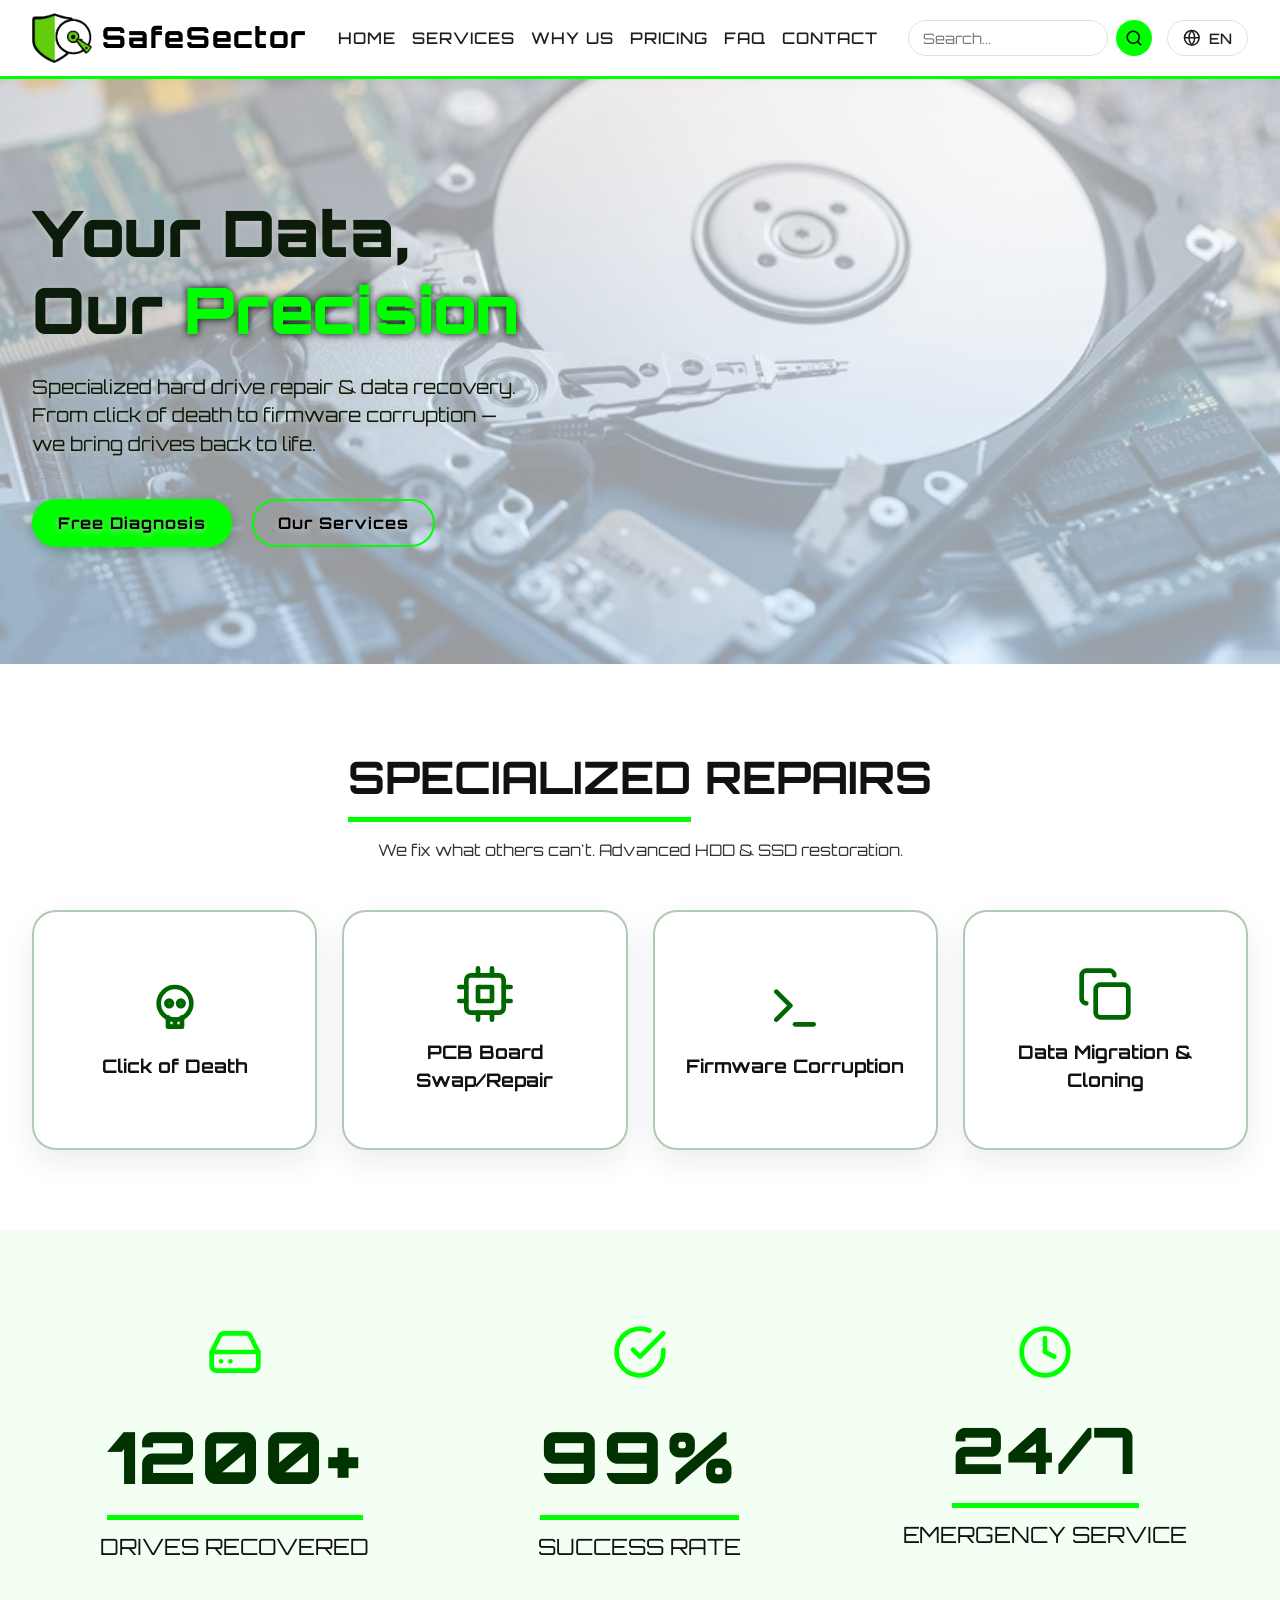
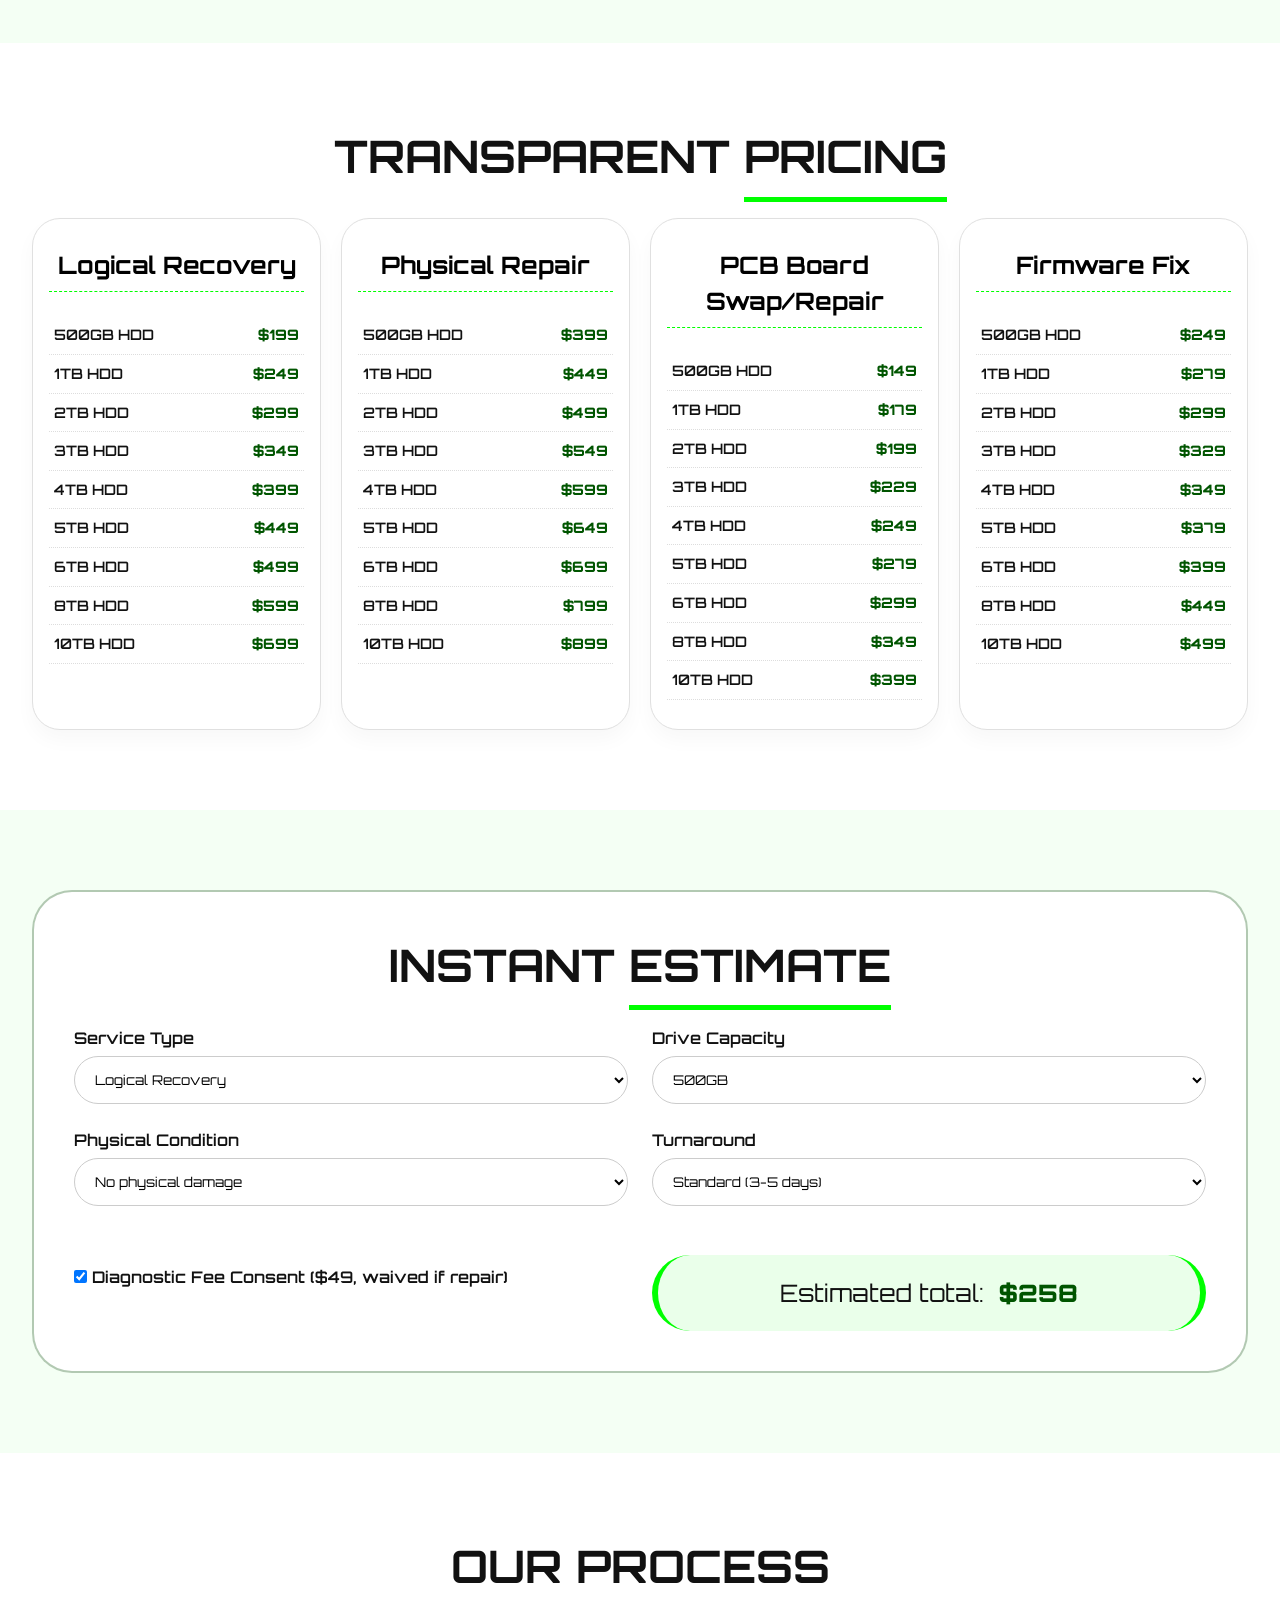
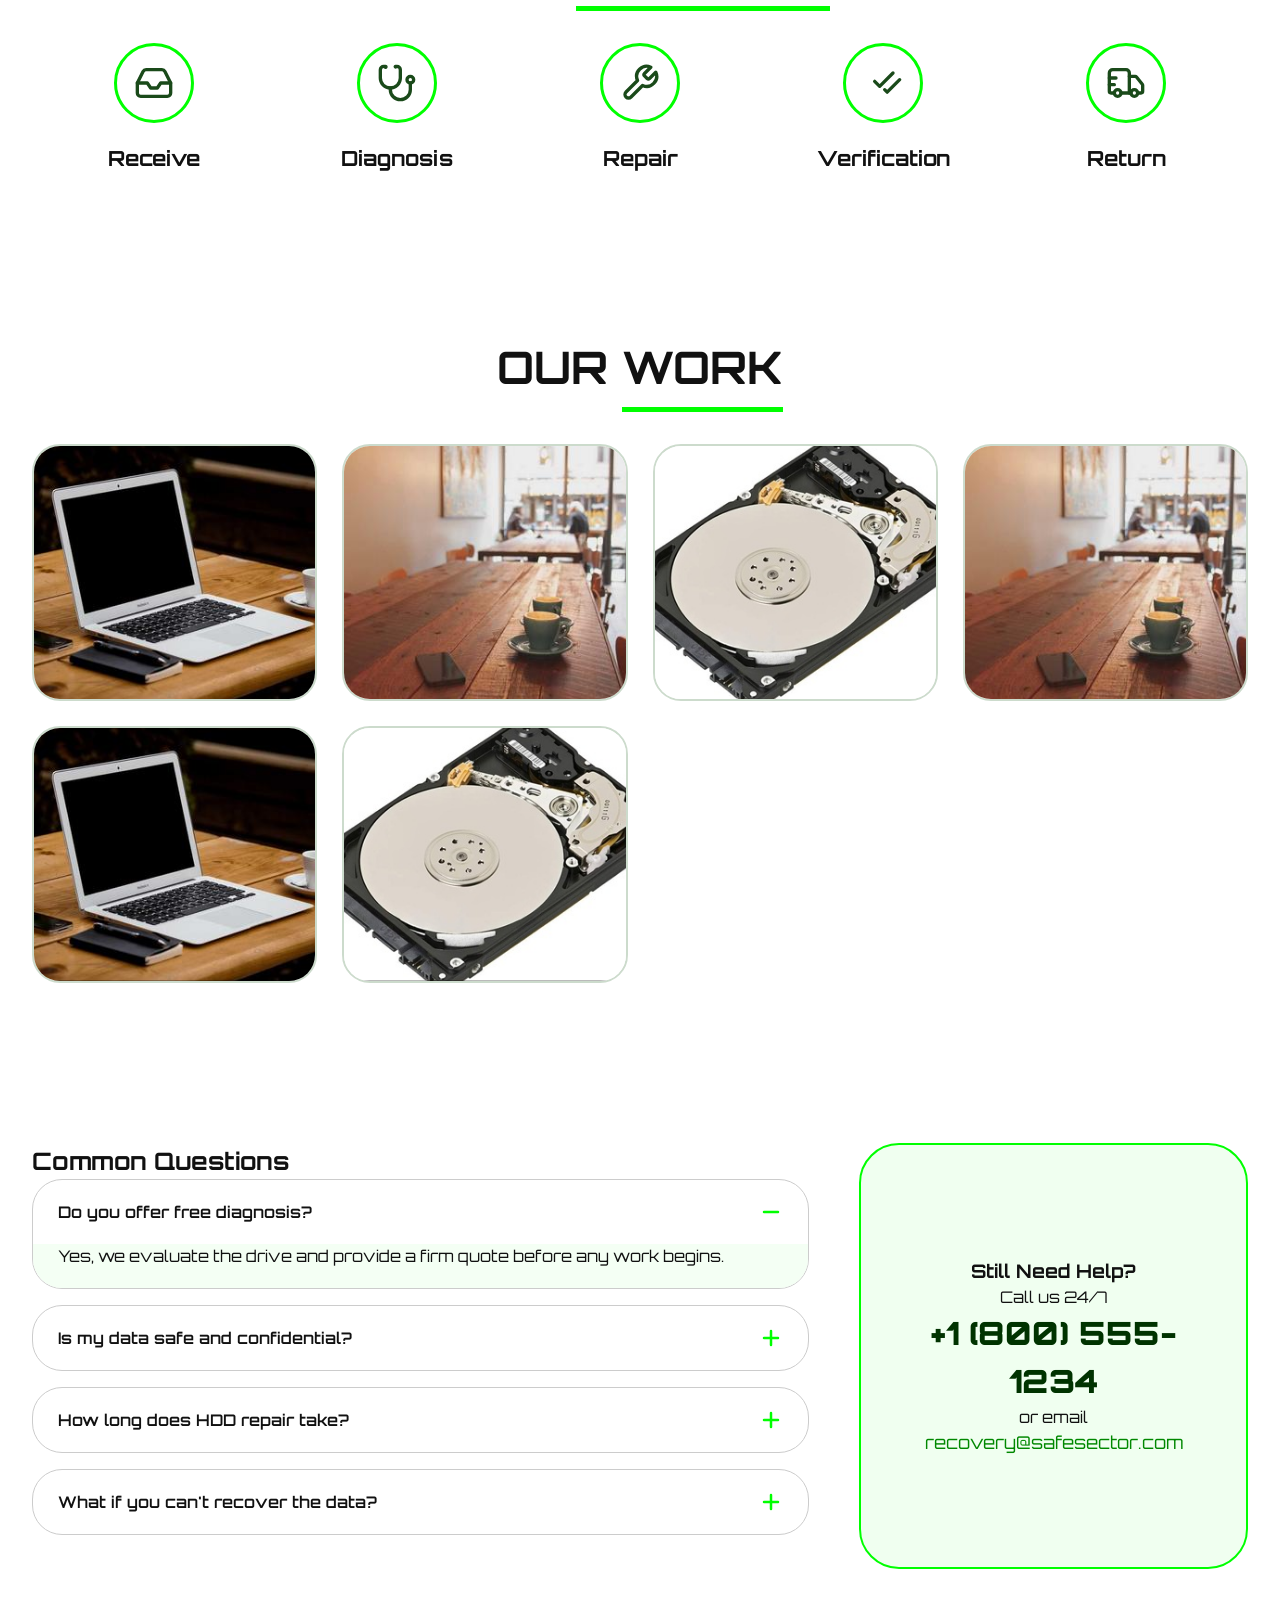
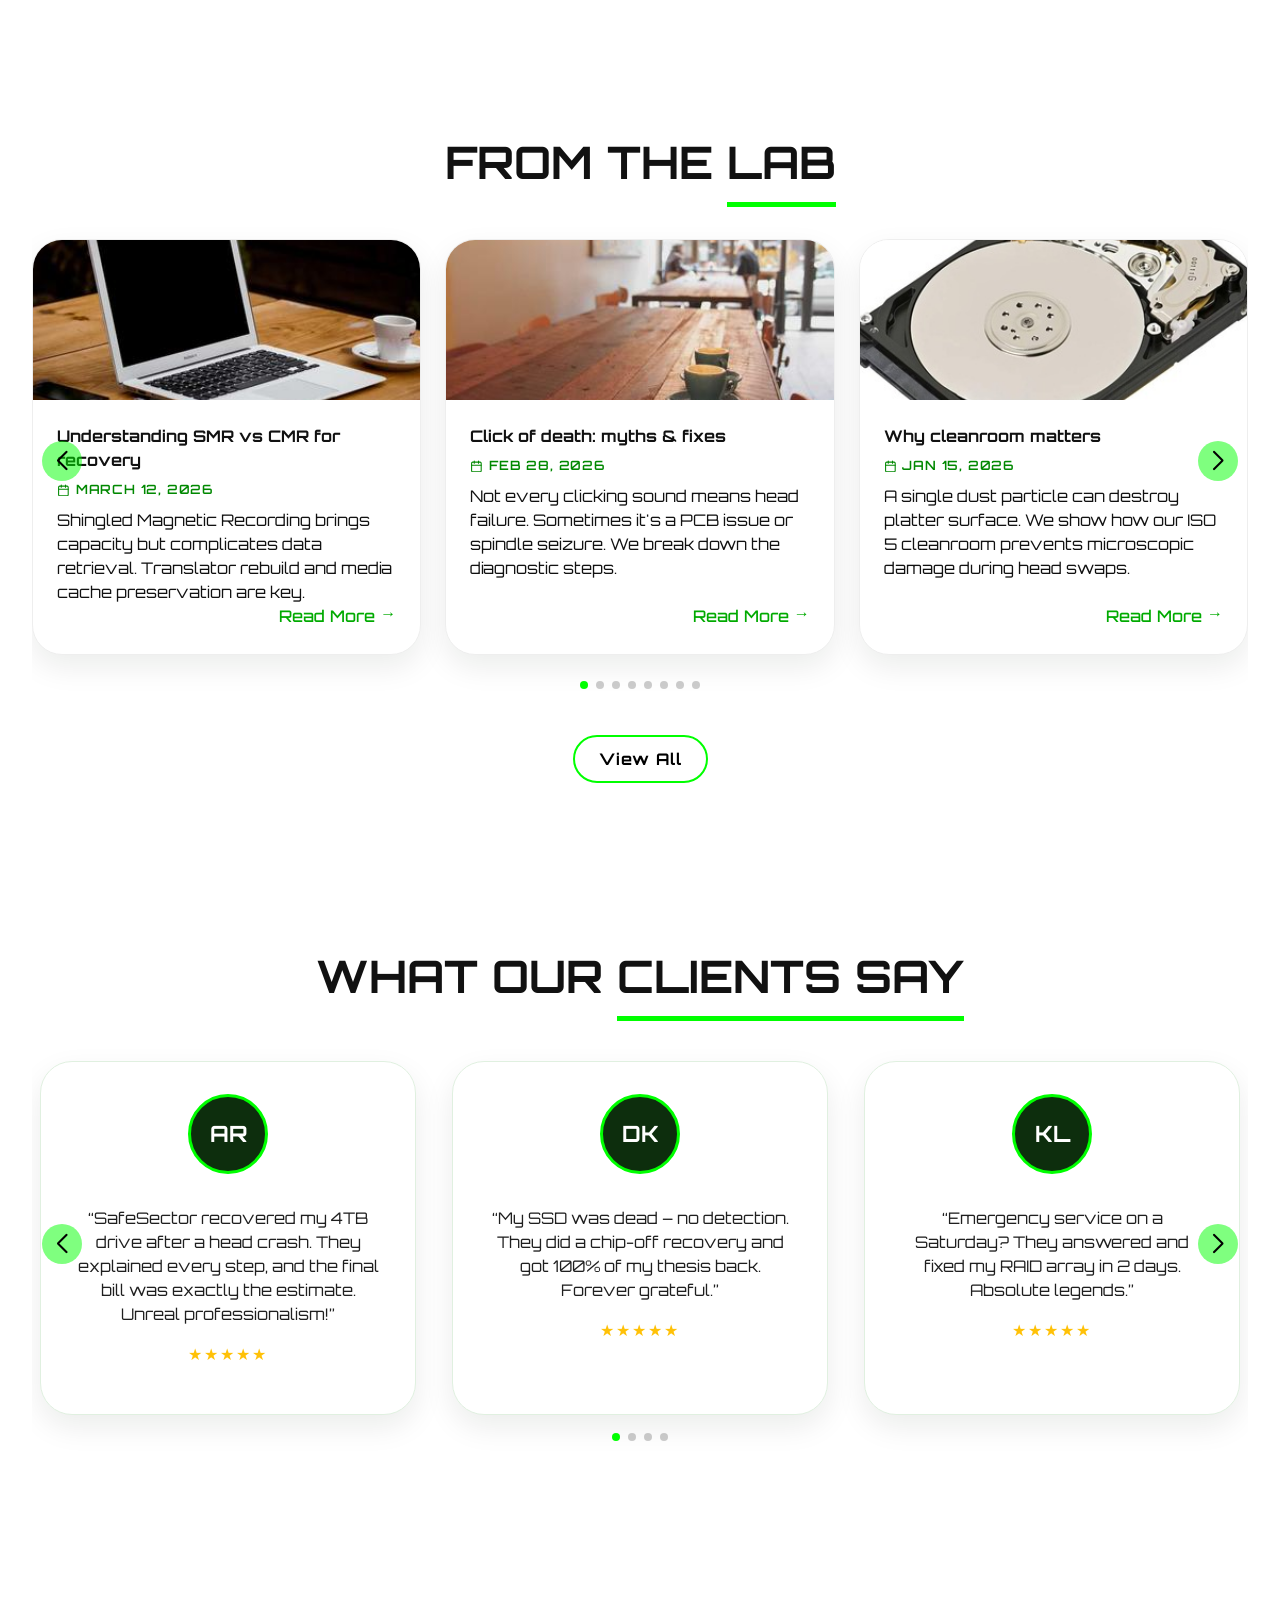
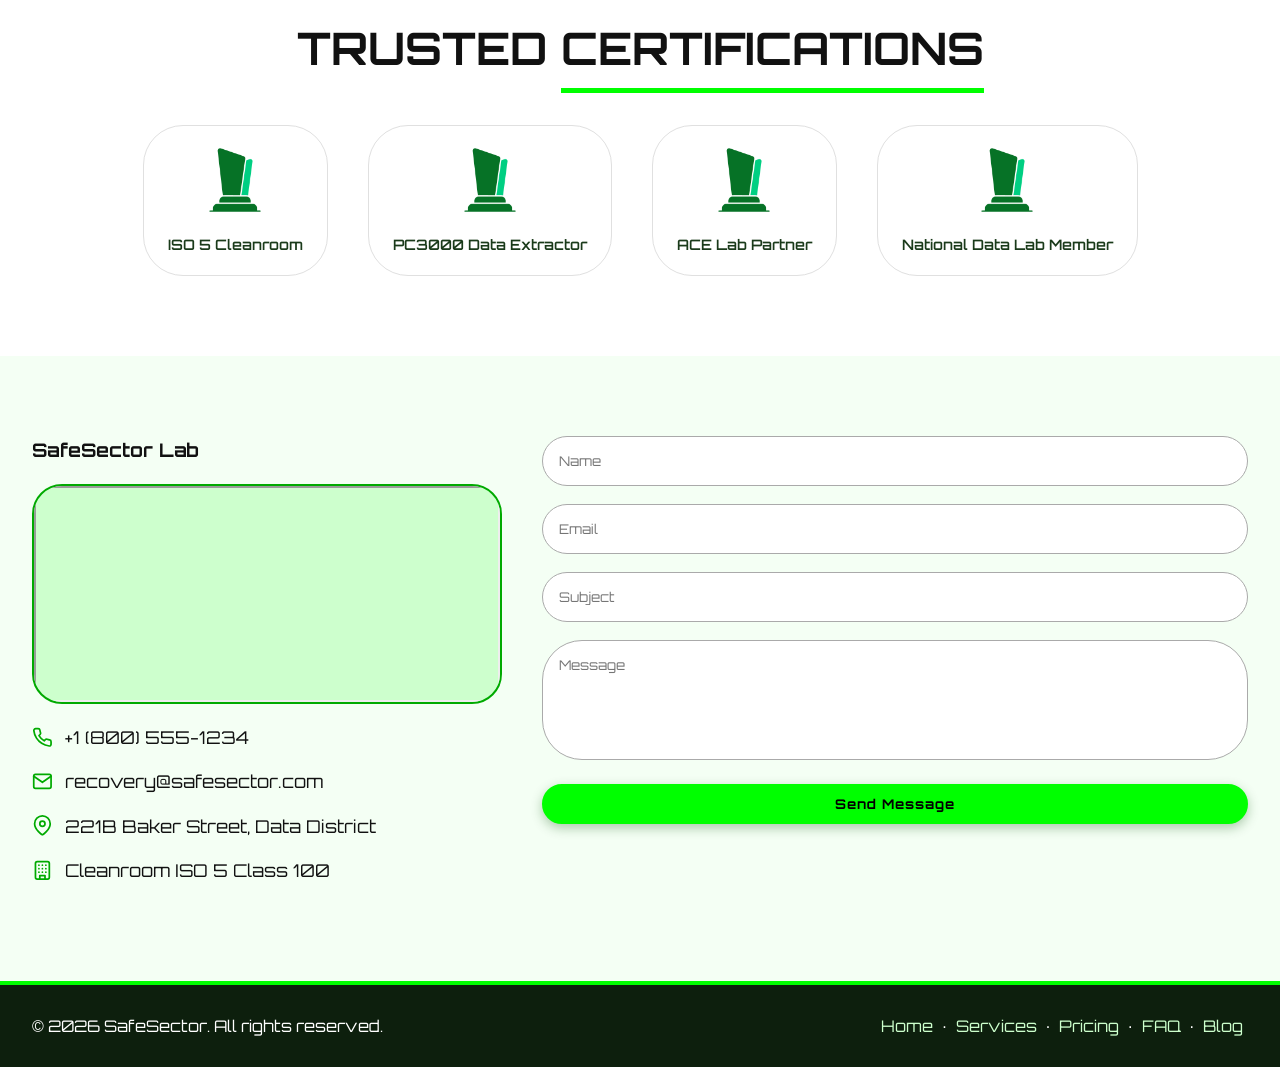
<file: index.html>
<!DOCTYPE html>
<html lang="en" dir="ltr">
<head>
    <meta charset="UTF-8">
    <meta name="viewport" content="width=device-width, initial-scale=1.0">
    <meta name="title" content="SafeSector | Professional HDD & SSD Data Recovery Services">
    <meta name="description" content="Specialized hard drive repair & data recovery. From click of death to firmware corruption — we bring drives back to life. Free diagnosis, 99% success rate, 24/7 emergency service.">
    <meta name="keywords" content="HDD recovery, data recovery, hard drive repair, click of death, PCB swap, firmware recovery, SSD recovery, cleanroom data recovery, PC3000">
    <meta name="author" content="ThemeStudio">
    <title>SafeSector · Professional HDD Recovery</title>
    <link rel="stylesheet" href="assets/css/swiper.css">
    <link rel="stylesheet" href="assets/css/style.css">
    <link href="assets/imgs/logo.png" rel="icon" type="image/png">
</head>
<body id="top" data-page="home">
    <!-- ===== Scroll Progress Bar ===== -->
    <div class="scroll-progress-container">
        <div class="scroll-progress-bar" id="scrollProgressBar"></div>
    </div>

    <!-- ===== HEADER ===== -->
    <header class="site-header">
        <div class="header-container">
            <!-- Left: Logo/Name -->
            <div class="logo-area">
                <a href="index.html" class="logo-link">
                    <img src="assets/imgs/logo.png" alt="SafeSector Logo">
                    <span class="logo-text" data-i18n="brand">SafeSector</span>
                </a>
            </div>

            <!-- Center: navigation (Hidden on Mobile) -->
            <nav class="main-nav" aria-label="Main navigation">
                <ul class="nav-list">
                    <li><a href="index.html#home" class="nav-link" data-i18n="nav.home">Home</a></li>
                    <li><a href="index.html#services" class="nav-link" data-i18n="nav.services">Services</a></li>
                    <li><a href="index.html#why-us" class="nav-link" data-i18n="nav.why">Why Us</a></li>
                    <li><a href="index.html#pricing" class="nav-link" data-i18n="nav.pricing">Pricing</a></li>
                    <li><a href="index.html#faq" class="nav-link" data-i18n="nav.faq">FAQ</a></li>
                    <li><a href="index.html#contact" class="nav-link" data-i18n="nav.contact">Contact</a></li>
                </ul>
            </nav>

            <!-- Right: Controls Group (Search, Language, Menu Toggle) -->
            <div class="header-controls">
                <div class="header-search-bar">
                    <form class="search-wrapper" action="search.html" method="GET">
                        <input type="text" class="search-input" name="q" placeholder="Search..." required data-i18n-ph="ph.search">
                        <button type="submit" class="search-btn" aria-label="Search" data-i18n-aria="aria.search">
                            <svg class="icon" aria-hidden="true"><use href="assets/sprites/sprites.svg#icon-search"></use></svg>
                        </button>
                    </form>
                </div>

                <!-- Language Switcher -->
                <div class="lang-dropdown">
                    <button class="lang-btn" id="langBtn" aria-haspopup="true" aria-expanded="false" aria-label="Change language" data-i18n-aria="aria.lang">
                        <svg class="icon" aria-hidden="true"><use href="assets/sprites/sprites.svg#icon-globe"></use></svg>
                        <span id="langBtnLabel">EN</span>
                    </button>
                    <ul class="lang-menu">
                        <li><a href="#" data-lang="en" class="active">English</a></li>
                        <li><a href="#" data-lang="fa">فارسی</a></li>
                    </ul>
                </div>

                <!-- Mobile Menu Toggle Button (Visible only on Mobile) -->
                <button class="menu-toggle" id="menuToggle" aria-label="Open menu" aria-expanded="false" data-i18n-aria="aria.menu">
                    <span></span>
                    <span></span>
                    <span></span>
                </button>
            </div>
        </div>
    </header>

    <!-- ===== FULLSCREEN MOBILE OVERLAY MENU ===== -->
    <div class="mobile-overlay" id="mobileOverlay">
        <nav class="mobile-nav-container">
            <div class="mobile-search">
                <form class="search-wrapper" action="search.html" method="GET">
                    <input type="text" class="search-input" name="q" placeholder="Search..." required data-i18n-ph="ph.search">
                    <button type="submit" class="search-btn" aria-label="Search" data-i18n-aria="aria.search">
                        <svg class="icon" aria-hidden="true"><use href="assets/sprites/sprites.svg#icon-search"></use></svg>
                    </button>
                </form>
            </div>

            <ul class="mobile-nav-list">
                <li><a href="index.html#home" class="mobile-nav-link" data-i18n="nav.home">Home</a></li>
                <li><a href="index.html#services" class="mobile-nav-link" data-i18n="nav.services">Services</a></li>
                <li><a href="index.html#why-us" class="mobile-nav-link" data-i18n="nav.why">Why Us</a></li>
                <li><a href="index.html#pricing" class="mobile-nav-link" data-i18n="nav.pricing">Pricing</a></li>
                <li><a href="index.html#faq" class="mobile-nav-link" data-i18n="nav.faq">FAQ</a></li>
                <li><a href="index.html#contact" class="mobile-nav-link" data-i18n="nav.contact">Contact</a></li>
            </ul>

            <div class="mobile-lang">
                <div class="mobile-lang-options">
                    <a href="#" data-lang="en" class="active">English</a>
                    <a href="#" data-lang="fa">فارسی</a>
                </div>
            </div>
        </nav>
    </div>

    <main>
        <!-- ===== HERO SECTION ===== -->
        <section id="home" class="hero-section">
            <div class="hero-overlay"></div>
            <div class="hero-container">
                <div class="hero-content">
                    <h1 class="hero-title" data-i18n-html="hero.title">Your Data,<br> Our <span class="neon-green">Precision</span></h1>
                    <p class="hero-desc" data-i18n="hero.desc">Specialized hard drive repair & data recovery. From click of death to firmware corruption — we bring drives back to life.</p>
                    <div class="hero-actions">
                        <a href="#contact" class="btn btn-primary" data-i18n="btn.diagnosis">Free Diagnosis</a>
                        <a href="#services" class="btn btn-outline" data-i18n="btn.services">Our Services</a>
                    </div>
                </div>
            </div>
        </section>

        <!-- ===== SERVICES & SPECIALIZATIONS ===== -->
        <section id="services" class="section services-section">
            <div class="container">
                <h2 class="section-title" data-i18n-html="services.title"><span class="green-underline">Specialized</span> Repairs</h2>
                <p class="section-subtitle" data-i18n="services.sub">We fix what others can't. Advanced HDD & SSD restoration.</p>
                <div class="services-grid">
                    <div class="service-card">
                        <div class="card-front">
                            <svg class="icon service-icon" aria-hidden="true"><use href="assets/sprites/sprites.svg#icon-skull"></use></svg>
                            <h3 data-i18n="svc1.name">Click of Death</h3>
                        </div>
                        <div class="card-hover-desc">
                            <p data-i18n="svc1.desc">Stuck heads, bad sectors, or damaged platters — we perform cleanroom head swaps and firmware calibration.</p>
                        </div>
                    </div>
                    <div class="service-card">
                        <div class="card-front">
                            <svg class="icon service-icon" aria-hidden="true"><use href="assets/sprites/sprites.svg#icon-microchip"></use></svg>
                            <h3 data-i18n="svc2.name">PCB Board Swap/Repair</h3>
                        </div>
                        <div class="card-hover-desc">
                            <p data-i18n="svc2.desc">Burnt PCB, shorted TVS diodes, ROM adaptation. We repair or replace logic boards with donor matching.</p>
                        </div>
                    </div>
                    <div class="service-card">
                        <div class="card-front">
                            <svg class="icon service-icon" aria-hidden="true"><use href="assets/sprites/sprites.svg#icon-terminal"></use></svg>
                            <h3 data-i18n="svc3.name">Firmware Corruption</h3>
                        </div>
                        <div class="card-hover-desc">
                            <p data-i18n="svc3.desc">G-list, translator, SMART corruption. Using PC3000 & deep SPI access to rebuild firmware modules.</p>
                        </div>
                    </div>
                    <div class="service-card">
                        <div class="card-front">
                            <svg class="icon service-icon" aria-hidden="true"><use href="assets/sprites/sprites.svg#icon-clone"></use></svg>
                            <h3 data-i18n="svc4.name">Data Migration & Cloning</h3>
                        </div>
                        <div class="card-hover-desc">
                            <p data-i18n="svc4.desc">Full sector-by-sector cloning onto healthy media, even with unstable heads or degraded surface.</p>
                        </div>
                    </div>
                </div>
            </div>
        </section>

        <!-- ===== TRUST & ACHIEVEMENTS (Stats Counter) ===== -->
        <section id="why-us" class="section stats-section">
            <div class="container">
                <div class="stats-row">
                    <div class="stat-item">
                        <div class="stat-icon">
                            <svg class="icon" aria-hidden="true"><use href="assets/sprites/sprites.svg#icon-hdd"></use></svg>
                        </div>
                        <div class="stat-number" data-target="1200">0</div>
                        <div class="stat-label" data-i18n="stats.drives">Drives Recovered</div>
                    </div>
                    <div class="stat-item">
                        <div class="stat-icon">
                            <svg class="icon" aria-hidden="true"><use href="assets/sprites/sprites.svg#icon-check-circle"></use></svg>
                        </div>
                        <div class="stat-number" data-target="99">0</div>
                        <div class="stat-label" data-i18n="stats.success">Success Rate</div>
                    </div>
                    <div class="stat-item">
                        <div class="stat-icon">
                            <svg class="icon" aria-hidden="true"><use href="assets/sprites/sprites.svg#icon-clock"></use></svg>
                        </div>
                        <div class="stat-number emergency-stat">24/7</div>
                        <div class="stat-label" data-i18n="stats.emergency">Emergency Service</div>
                    </div>
                </div>
            </div>
        </section>

        <!-- ===== PRICING TABLE ===== -->
        <section id="pricing" class="section pricing-section">
            <div class="container">
                <h2 class="section-title" data-i18n-html="pricing.title">Transparent <span class="green-underline">Pricing</span></h2>
                <div class="pricing-grid">
                    <div class="pricing-card">
                        <h3 class="pricing-name" data-i18n="pricing.logical">Logical Recovery</h3>
                        <div class="pricing-capacities">
                            <div class="cap-row"><span>500GB HDD</span><span class="cap-price" data-price="199">$199</span></div>
                            <div class="cap-row"><span>1TB HDD</span><span class="cap-price" data-price="249">$249</span></div>
                            <div class="cap-row"><span>2TB HDD</span><span class="cap-price" data-price="299">$299</span></div>
                            <div class="cap-row"><span>3TB HDD</span><span class="cap-price" data-price="349">$349</span></div>
                            <div class="cap-row"><span>4TB HDD</span><span class="cap-price" data-price="399">$399</span></div>
                            <div class="cap-row"><span>5TB HDD</span><span class="cap-price" data-price="449">$449</span></div>
                            <div class="cap-row"><span>6TB HDD</span><span class="cap-price" data-price="499">$499</span></div>
                            <div class="cap-row"><span>8TB HDD</span><span class="cap-price" data-price="599">$599</span></div>
                            <div class="cap-row"><span>10TB HDD</span><span class="cap-price" data-price="699">$699</span></div>
                        </div>
                    </div>
                    <div class="pricing-card">
                        <h3 class="pricing-name" data-i18n="pricing.physical">Physical Repair</h3>
                        <div class="pricing-capacities">
                            <div class="cap-row"><span>500GB HDD</span><span class="cap-price" data-price="399">$399</span></div>
                            <div class="cap-row"><span>1TB HDD</span><span class="cap-price" data-price="449">$449</span></div>
                            <div class="cap-row"><span>2TB HDD</span><span class="cap-price" data-price="499">$499</span></div>
                            <div class="cap-row"><span>3TB HDD</span><span class="cap-price" data-price="549">$549</span></div>
                            <div class="cap-row"><span>4TB HDD</span><span class="cap-price" data-price="599">$599</span></div>
                            <div class="cap-row"><span>5TB HDD</span><span class="cap-price" data-price="649">$649</span></div>
                            <div class="cap-row"><span>6TB HDD</span><span class="cap-price" data-price="699">$699</span></div>
                            <div class="cap-row"><span>8TB HDD</span><span class="cap-price" data-price="799">$799</span></div>
                            <div class="cap-row"><span>10TB HDD</span><span class="cap-price" data-price="899">$899</span></div>
                        </div>
                    </div>
                    <div class="pricing-card">
                        <h3 class="pricing-name" data-i18n="pricing.pcb">PCB Board Swap/Repair</h3>
                        <div class="pricing-capacities">
                            <div class="cap-row"><span>500GB HDD</span><span class="cap-price" data-price="149">$149</span></div>
                            <div class="cap-row"><span>1TB HDD</span><span class="cap-price" data-price="179">$179</span></div>
                            <div class="cap-row"><span>2TB HDD</span><span class="cap-price" data-price="199">$199</span></div>
                            <div class="cap-row"><span>3TB HDD</span><span class="cap-price" data-price="229">$229</span></div>
                            <div class="cap-row"><span>4TB HDD</span><span class="cap-price" data-price="249">$249</span></div>
                            <div class="cap-row"><span>5TB HDD</span><span class="cap-price" data-price="279">$279</span></div>
                            <div class="cap-row"><span>6TB HDD</span><span class="cap-price" data-price="299">$299</span></div>
                            <div class="cap-row"><span>8TB HDD</span><span class="cap-price" data-price="349">$349</span></div>
                            <div class="cap-row"><span>10TB HDD</span><span class="cap-price" data-price="399">$399</span></div>
                        </div>
                    </div>
                    <div class="pricing-card">
                        <h3 class="pricing-name" data-i18n="pricing.firmware">Firmware Fix</h3>
                        <div class="pricing-capacities">
                            <div class="cap-row"><span>500GB HDD</span><span class="cap-price" data-price="249">$249</span></div>
                            <div class="cap-row"><span>1TB HDD</span><span class="cap-price" data-price="279">$279</span></div>
                            <div class="cap-row"><span>2TB HDD</span><span class="cap-price" data-price="299">$299</span></div>
                            <div class="cap-row"><span>3TB HDD</span><span class="cap-price" data-price="329">$329</span></div>
                            <div class="cap-row"><span>4TB HDD</span><span class="cap-price" data-price="349">$349</span></div>
                            <div class="cap-row"><span>5TB HDD</span><span class="cap-price" data-price="379">$379</span></div>
                            <div class="cap-row"><span>6TB HDD</span><span class="cap-price" data-price="399">$399</span></div>
                            <div class="cap-row"><span>8TB HDD</span><span class="cap-price" data-price="449">$449</span></div>
                            <div class="cap-row"><span>10TB HDD</span><span class="cap-price" data-price="499">$499</span></div>
                        </div>
                    </div>
                </div>
            </div>
        </section>

        <!-- ===== PRICE CALCULATOR ===== -->
        <section id="calculator" class="section calculator-section">
            <div class="container calculator-container">
                <h2 class="section-title" data-i18n-html="calc.title">Instant <span class="green-underline">Estimate</span></h2>
                <div class="calculator-form">
                    <div class="form-row">
                        <label data-i18n="calc.service">Service Type</label>
                        <select id="serviceType">
                            <option value="logical" data-i18n="calc.svc.logical">Logical Recovery</option>
                            <option value="physical" data-i18n="calc.svc.physical">Physical Repair</option>
                            <option value="pcb" data-i18n="calc.svc.pcb">PCB Swap/Repair</option>
                            <option value="firmware" data-i18n="calc.svc.firmware">Firmware Fix</option>
                        </select>
                    </div>
                    <div class="form-row">
                        <label data-i18n="calc.capacity">Drive Capacity</label>
                        <select id="capacity">
                            <option value="500">500GB</option>
                            <option value="1000">1TB</option>
                            <option value="2000">2TB</option>
                            <option value="3000">3TB</option>
                            <option value="4000">4TB</option>
                            <option value="5000">5TB</option>
                            <option value="6000">6TB</option>
                            <option value="8000">8TB</option>
                            <option value="10000">10TB</option>
                        </select>
                    </div>
                    <div class="form-row">
                        <label data-i18n="calc.condition">Physical Condition</label>
                        <select id="condition">
                            <option value="good" data-i18n="calc.cond.good">No physical damage</option>
                            <option value="clicking" data-i18n="calc.cond.clicking">Clicking / stuck heads</option>
                            <option value="pcb_burn" data-i18n="calc.cond.pcb_burn">Burnt PCB</option>
                        </select>
                    </div>
                    <div class="form-row">
                        <label data-i18n="calc.turnaround">Turnaround</label>
                        <select id="turnaround">
                            <option value="standard" data-i18n="calc.turn.standard">Standard (3-5 days)</option>
                            <option value="express" data-i18n="calc.turn.express">Express (24-48h) +$99</option>
                            <option value="emergency" data-i18n="calc.turn.emergency">Emergency (same day) +$249</option>
                        </select>
                    </div>
                    <div class="form-row checkbox-row">
                        <label><input type="checkbox" id="diagnosticConsent" checked><span data-i18n="calc.diag"> Diagnostic Fee Consent ($49, waived if repair)</span></label>
                    </div>
                    <div class="estimated-price" id="priceDisplay">
                        <span class="price-label" data-i18n="calc.estimated">Estimated total:</span>
                        <span class="price-value" id="estimatedValue">$299</span>
                    </div>
                </div>
            </div>
        </section>

        <!-- ===== PROCESS SECTION ===== -->
        <section id="process" class="section process-section">
            <div class="container">
                <h2 class="section-title" data-i18n-html="process.title">Our <span class="green-underline">Process</span></h2>
                <div class="timeline">
                    <div class="timeline-step">
                        <div class="step-icon">
                            <svg class="icon" aria-hidden="true"><use href="assets/sprites/sprites.svg#icon-inbox"></use></svg>
                        </div>
                        <span class="step-title" data-i18n="process.step1">Receive</span>
                        <div class="step-hover-desc" data-i18n="process.step1.desc">We log your drive into our cleanroom inventory, assign a case ID.</div>
                    </div>
                    <div class="timeline-step">
                        <div class="step-icon">
                            <svg class="icon" aria-hidden="true"><use href="assets/sprites/sprites.svg#icon-stethoscope"></use></svg>
                        </div>
                        <span class="step-title" data-i18n="process.step2">Diagnosis</span>
                        <div class="step-hover-desc" data-i18n="process.step2.desc">Deep evaluation with PC3000, oscilloscope & head mapping.</div>
                    </div>
                    <div class="timeline-step">
                        <div class="step-icon">
                            <svg class="icon" aria-hidden="true"><use href="assets/sprites/sprites.svg#icon-tools"></use></svg>
                        </div>
                        <span class="step-title" data-i18n="process.step3">Repair</span>
                        <div class="step-hover-desc" data-i18n="process.step3.desc">Cleanroom head swaps, firmware rebuild, or PCB rework.</div>
                    </div>
                    <div class="timeline-step">
                        <div class="step-icon">
                            <svg class="icon" aria-hidden="true"><use href="assets/sprites/sprites.svg#icon-check-double"></use></svg>
                        </div>
                        <span class="step-title" data-i18n="process.step4">Verification</span>
                        <div class="step-hover-desc" data-i18n="process.step4.desc">Full sector check, file listing, and integrity validation.</div>
                    </div>
                    <div class="timeline-step">
                        <div class="step-icon">
                            <svg class="icon" aria-hidden="true"><use href="assets/sprites/sprites.svg#icon-shipping-fast"></use></svg>
                        </div>
                        <span class="step-title" data-i18n="process.step5">Return</span>
                        <div class="step-hover-desc" data-i18n="process.step5.desc">Secure data return on new media or encrypted download.</div>
                    </div>
                </div>
            </div>
        </section>

        <!-- ===== PORTFOLIO SECTION ===== -->
        <section id="portfolio" class="section portfolio-section">
            <div class="container">
                <h2 class="section-title" data-i18n-html="portfolio.title">Our <span class="green-underline">Work</span></h2>
                <div class="portfolio-grid" id="portfolioGrid"></div>
            </div>
        </section>

        <!-- Lightbox Modal -->
        <div id="lightboxModal" class="lightbox-modal">
            <span class="close-lightbox">&times;</span>
            <img class="lightbox-content" id="lightboxImg" alt="">
            <a class="prev-lightbox" href="#" aria-label="Previous"></a>
            <a class="next-lightbox" href="#" aria-label="Next"></a>
        </div>

        <!-- ===== FAQ SECTION ===== -->
        <section id="faq" class="section faq-section">
            <div class="container faq-two-col">
                <div class="faq-left">
                    <h2 class="section-title-left" data-i18n="faq.title">Common Questions</h2>
                    <div class="accordion">
                        <div class="accordion-item active">
                            <div class="accordion-header">
                                <span data-i18n="faq.q1">Do you offer free diagnosis?</span>
                                <svg class="icon accordion-icon" aria-hidden="true"><use href="assets/sprites/sprites.svg#icon-minus"></use></svg>
                            </div>
                            <div class="accordion-content">
                                <p data-i18n="faq.a1">Yes, we evaluate the drive and provide a firm quote before any work begins.</p>
                            </div>
                        </div>
                        <div class="accordion-item">
                            <div class="accordion-header">
                                <span data-i18n="faq.q2">Is my data safe and confidential?</span>
                                <svg class="icon accordion-icon" aria-hidden="true"><use href="assets/sprites/sprites.svg#icon-plus"></use></svg>
                            </div>
                            <div class="accordion-content">
                                <p data-i18n="faq.a2">Absolutely. We operate a cleanroom and sign NDAs upon request.</p>
                            </div>
                        </div>
                        <div class="accordion-item">
                            <div class="accordion-header">
                                <span data-i18n="faq.q3">How long does HDD repair take?</span>
                                <svg class="icon accordion-icon" aria-hidden="true"><use href="assets/sprites/sprites.svg#icon-plus"></use></svg>
                            </div>
                            <div class="accordion-content">
                                <p data-i18n="faq.a3">Logical recovery 24-48 hours. Physical repair 3-5 business days.</p>
                            </div>
                        </div>
                        <div class="accordion-item">
                            <div class="accordion-header">
                                <span data-i18n="faq.q4">What if you can't recover the data?</span>
                                <svg class="icon accordion-icon" aria-hidden="true"><use href="assets/sprites/sprites.svg#icon-plus"></use></svg>
                            </div>
                            <div class="accordion-content">
                                <p data-i18n="faq.a4">No Data, No Charge policy applies to all logical recoveries.</p>
                            </div>
                        </div>
                    </div>
                </div>
                <div class="faq-right">
                    <h3 data-i18n="faq.help">Still Need Help?</h3>
                    <p class="faq-callout" data-i18n="faq.callout">Call us 24/7</p>
                    <a href="tel:+18005551234" class="faq-phone">+1 (800) 555-1234</a>
                    <div class="faq-extra" data-i18n="faq.or">or email</div>
                    <div class="faq-extra">
                        <a href="mailto:recovery@safesector.com">recovery@safesector.com</a>
                    </div>
                </div>
            </div>
        </section>

        <!-- ===== BLOG SECTION (SWIPER) ===== -->
        <section id="blog" class="section blog-swiper-section">
            <div class="container">
                <h2 class="section-title" data-i18n-html="blog.title">From the <span class="green-underline">Lab</span></h2>
                <div class="swiper blog-swiper">
                    <div class="swiper-wrapper">
                        <div class="swiper-slide">
                            <div class="blog-card">
                                <div class="blog-img-placeholder">
                                    <img src="assets/imgs/blog/blog-1.jpg" alt="" loading="lazy">
                                </div>
                                <div class="blog-content">
                                    <h4 data-i18n="blog.p1.title">Understanding SMR vs CMR for recovery</h4>
                                    <div class="blog-meta">
                                        <svg class="icon" aria-hidden="true"><use href="assets/sprites/sprites.svg#icon-calendar"></use></svg>
                                        <span data-i18n="blog.p1.date">March 12, 2026</span>
                                    </div>
                                    <p data-i18n="blog.p1.excerpt">Shingled Magnetic Recording brings capacity but complicates data retrieval. Translator rebuild and media cache preservation are key.</p>
                                </div>
                                <div class="blog-actions">
                                    <a href="single.html" data-i18n="blog.readmore">Read More</a>
                                </div>
                            </div>
                        </div>
                        <div class="swiper-slide">
                            <div class="blog-card">
                                <div class="blog-img-placeholder">
                                    <img src="assets/imgs/blog/blog-2.jpg" alt="" loading="lazy">
                                </div>
                                <div class="blog-content">
                                    <h4 data-i18n="blog.p2.title">Click of death: myths & fixes</h4>
                                    <div class="blog-meta">
                                        <svg class="icon" aria-hidden="true"><use href="assets/sprites/sprites.svg#icon-calendar"></use></svg>
                                        <span data-i18n="blog.p2.date">Feb 28, 2026</span>
                                    </div>
                                    <p data-i18n="blog.p2.excerpt">Not every clicking sound means head failure. Sometimes it's a PCB issue or spindle seizure. We break down the diagnostic steps.</p>
                                </div>
                                <div class="blog-actions">
                                    <a href="single.html" data-i18n="blog.readmore">Read More</a>
                                </div>
                            </div>
                        </div>
                        <div class="swiper-slide">
                            <div class="blog-card">
                                <div class="blog-img-placeholder">
                                    <img src="assets/imgs/blog/blog-3.jpg" alt="" loading="lazy">
                                </div>
                                <div class="blog-content">
                                    <h4 data-i18n="blog.p3.title">Why cleanroom matters</h4>
                                    <div class="blog-meta">
                                        <svg class="icon" aria-hidden="true"><use href="assets/sprites/sprites.svg#icon-calendar"></use></svg>
                                        <span data-i18n="blog.p3.date">Jan 15, 2026</span>
                                    </div>
                                    <p data-i18n="blog.p3.excerpt">A single dust particle can destroy platter surface. We show how our ISO 5 cleanroom prevents microscopic damage during head swaps.</p>
                                </div>
                                <div class="blog-actions">
                                    <a href="single.html" data-i18n="blog.readmore">Read More</a>
                                </div>
                            </div>
                        </div>
                        <div class="swiper-slide">
                            <div class="blog-card">
                                <div class="blog-img-placeholder">
                                    <img src="assets/imgs/blog/blog-4.jpg" alt="" loading="lazy">
                                </div>
                                <div class="blog-content">
                                    <h4 data-i18n="blog.p4.title">Firmware Corruption: When Drives Forget</h4>
                                    <div class="blog-meta">
                                        <svg class="icon" aria-hidden="true"><use href="assets/sprites/sprites.svg#icon-calendar"></use></svg>
                                        <span data-i18n="blog.p4.date">Dec 22, 2025</span>
                                    </div>
                                    <p data-i18n="blog.p4.excerpt">G-list overflow, translator failure, or damaged SA modules. Using PC3000 to rebuild firmware without losing user data.</p>
                                </div>
                                <div class="blog-actions">
                                    <a href="single.html" data-i18n="blog.readmore">Read More</a>
                                </div>
                            </div>
                        </div>
                        <div class="swiper-slide">
                            <div class="blog-card">
                                <div class="blog-img-placeholder">
                                    <img src="assets/imgs/blog/blog-1.jpg" alt="" loading="lazy">
                                </div>
                                <div class="blog-content">
                                    <h4 data-i18n="blog.p1.title">Understanding SMR vs CMR for recovery</h4>
                                    <div class="blog-meta">
                                        <svg class="icon" aria-hidden="true"><use href="assets/sprites/sprites.svg#icon-calendar"></use></svg>
                                        <span data-i18n="blog.p1.date">March 12, 2026</span>
                                    </div>
                                    <p data-i18n="blog.p1.excerpt">Shingled Magnetic Recording brings capacity but complicates data retrieval. Translator rebuild and media cache preservation are key.</p>
                                </div>
                                <div class="blog-actions">
                                    <a href="single.html" data-i18n="blog.readmore">Read More</a>
                                </div>
                            </div>
                        </div>
                        <div class="swiper-slide">
                            <div class="blog-card">
                                <div class="blog-img-placeholder">
                                    <img src="assets/imgs/blog/blog-2.jpg" alt="" loading="lazy">
                                </div>
                                <div class="blog-content">
                                    <h4 data-i18n="blog.p2.title">Click of death: myths & fixes</h4>
                                    <div class="blog-meta">
                                        <svg class="icon" aria-hidden="true"><use href="assets/sprites/sprites.svg#icon-calendar"></use></svg>
                                        <span data-i18n="blog.p2.date">Feb 28, 2026</span>
                                    </div>
                                    <p data-i18n="blog.p2.excerpt">Not every clicking sound means head failure. Sometimes it's a PCB issue or spindle seizure. We break down the diagnostic steps.</p>
                                </div>
                                <div class="blog-actions">
                                    <a href="single.html" data-i18n="blog.readmore">Read More</a>
                                </div>
                            </div>
                        </div>
                        <div class="swiper-slide">
                            <div class="blog-card">
                                <div class="blog-img-placeholder">
                                    <img src="assets/imgs/blog/blog-3.jpg" alt="" loading="lazy">
                                </div>
                                <div class="blog-content">
                                    <h4 data-i18n="blog.p3.title">Why cleanroom matters</h4>
                                    <div class="blog-meta">
                                        <svg class="icon" aria-hidden="true"><use href="assets/sprites/sprites.svg#icon-calendar"></use></svg>
                                        <span data-i18n="blog.p3.date">Jan 15, 2026</span>
                                    </div>
                                    <p data-i18n="blog.p3.excerpt">A single dust particle can destroy platter surface. We show how our ISO 5 cleanroom prevents microscopic damage during head swaps.</p>
                                </div>
                                <div class="blog-actions">
                                    <a href="single.html" data-i18n="blog.readmore">Read More</a>
                                </div>
                            </div>
                        </div>
                        <div class="swiper-slide">
                            <div class="blog-card">
                                <div class="blog-img-placeholder">
                                    <img src="assets/imgs/blog/blog-4.jpg" alt="" loading="lazy">
                                </div>
                                <div class="blog-content">
                                    <h4 data-i18n="blog.p4.title">Firmware Corruption: When Drives Forget</h4>
                                    <div class="blog-meta">
                                        <svg class="icon" aria-hidden="true"><use href="assets/sprites/sprites.svg#icon-calendar"></use></svg>
                                        <span data-i18n="blog.p4.date">Dec 22, 2025</span>
                                    </div>
                                    <p data-i18n="blog.p4.excerpt">G-list overflow, translator failure, or damaged SA modules. Using PC3000 to rebuild firmware without losing user data.</p>
                                </div>
                                <div class="blog-actions">
                                    <a href="single.html" data-i18n="blog.readmore">Read More</a>
                                </div>
                            </div>
                        </div>
                    </div>
                    <div class="swiper-button-prev"></div>
                    <div class="swiper-button-next"></div>
                    <div class="swiper-pagination"></div>
                </div>
                <div class="blog-viewall-row">
                    <a href="archive.html" class="btn btn-outline" data-i18n="blog.viewall">View All</a>
                </div>
            </div>
        </section>

        <!-- ===== CUSTOMER TESTIMONIALS (SWIPER) ===== -->
        <section id="testimonials" class="section testimonials-section">
            <div class="container">
                <h2 class="section-title" data-i18n-html="test.title">What Our <span class="green-underline">Clients Say</span></h2>
                <div class="swiper testimonials-swiper">
                    <div class="swiper-wrapper">
                        <div class="swiper-slide">
                            <div class="testimonial-card">
                                <div class="testimonial-avatar">AR</div>
                                <div class="testimonial-content">
                                    <p class="testimonial-text" data-i18n="test.t1">“SafeSector recovered my 4TB drive after a head crash. They explained every step, and the final bill was exactly the estimate. Unreal professionalism!”</p>
                                    <div class="testimonial-stars">★★★★★</div>
                                </div>
                            </div>
                        </div>
                        <div class="swiper-slide">
                            <div class="testimonial-card">
                                <div class="testimonial-avatar">DK</div>
                                <div class="testimonial-content">
                                    <p class="testimonial-text" data-i18n="test.t2">“My SSD was dead – no detection. They did a chip-off recovery and got 100% of my thesis back. Forever grateful.”</p>
                                    <div class="testimonial-stars">★★★★★</div>
                                </div>
                            </div>
                        </div>
                        <div class="swiper-slide">
                            <div class="testimonial-card">
                                <div class="testimonial-avatar">KL</div>
                                <div class="testimonial-content">
                                    <p class="testimonial-text" data-i18n="test.t3">“Emergency service on a Saturday? They answered and fixed my RAID array in 2 days. Absolute legends.”</p>
                                    <div class="testimonial-stars">★★★★★</div>
                                </div>
                            </div>
                        </div>
                        <div class="swiper-slide">
                            <div class="testimonial-card">
                                <div class="testimonial-avatar">JM</div>
                                <div class="testimonial-content">
                                    <p class="testimonial-text" data-i18n="test.t4">“Cleanroom head swap on my 10TB helium drive – they pulled off the impossible. Worth every penny.”</p>
                                    <div class="testimonial-stars">★★★★★</div>
                                </div>
                            </div>
                        </div>
                    </div>
                    <div class="swiper-button-prev"></div>
                    <div class="swiper-button-next"></div>
                    <div class="swiper-pagination"></div>
                </div>
            </div>
        </section>

        <!-- ===== CERTIFICATIONS SECTION ===== -->
        <section id="certifications" class="section certs-section">
            <div class="container">
                <h2 class="section-title" data-i18n-html="certs.title">Trusted <span class="green-underline">Certifications</span></h2>
                <div class="certs-grid">
                    <div class="cert-item">
                        <img src="assets/imgs/cert.png" alt="">
                        <span data-i18n="cert1">ISO 5 Cleanroom</span>
                    </div>
                    <div class="cert-item">
                        <img src="assets/imgs/cert.png" alt="">
                        <span data-i18n="cert2">PC3000 Data Extractor</span>
                    </div>
                    <div class="cert-item">
                        <img src="assets/imgs/cert.png" alt="">
                        <span data-i18n="cert3">ACE Lab Partner</span>
                    </div>
                    <div class="cert-item">
                        <img src="assets/imgs/cert.png" alt="">
                        <span data-i18n="cert4">National Data Lab Member</span>
                    </div>
                </div>
            </div>
        </section>

        <!-- ===== CONTACT SECTION ===== -->
        <section id="contact" class="section contact-section">
            <div class="container contact-grid">
                <div class="contact-info">
                    <h3 data-i18n="contact.lab">SafeSector Lab</h3>
                    <div class="map-placeholder">
                        <iframe src="https://www.openstreetmap.org/export/embed.html?bbox=-0.1357%2C51.5186%2C-0.1557%2C51.5286&layer=mapnik" title="Lab location map" loading="lazy"></iframe>
                    </div>
                    <ul class="contact-details">
                        <li>
                            <svg class="icon" aria-hidden="true"><use href="assets/sprites/sprites.svg#icon-phone"></use></svg>
                            <span dir="ltr">+1 (800) 555-1234</span>
                        </li>
                        <li>
                            <svg class="icon" aria-hidden="true"><use href="assets/sprites/sprites.svg#icon-envelope"></use></svg>
                            <span dir="ltr">recovery@safesector.com</span>
                        </li>
                        <li>
                            <svg class="icon" aria-hidden="true"><use href="assets/sprites/sprites.svg#icon-map-marker"></use></svg>
                            <span data-i18n="contact.addr">221B Baker Street, Data District</span>
                        </li>
                        <li>
                            <svg class="icon" aria-hidden="true"><use href="assets/sprites/sprites.svg#icon-building"></use></svg>
                            <span data-i18n="contact.clean">Cleanroom ISO 5 Class 100</span>
                        </li>
                    </ul>
                </div>
                <div class="contact-form">
                    <form id="dummyContact" name="dummyContact">
                        <input type="text" placeholder="Name" required data-i18n-ph="form.name">
                        <input type="email" placeholder="Email" required data-i18n-ph="form.email">
                        <input type="text" placeholder="Subject" data-i18n-ph="form.subject">
                        <textarea placeholder="Message" rows="4" data-i18n-ph="form.message"></textarea>
                        <button type="submit" class="btn btn-primary"><span data-i18n="form.send">Send Message</span></button>
                    </form>
                </div>
            </div>
        </section>
    </main>

    <!-- ===== FOOTER ===== -->
    <footer class="site-footer">
        <div class="footer-container">
            <div class="footer-copyright" data-i18n="footer.copyright">
                © 2026 SafeSector. All rights reserved.
            </div>
            <div class="footer-links">
                <a href="index.html" data-i18n="nav.home">Home</a> ·
                <a href="index.html#services" data-i18n="nav.services">Services</a> ·
                <a href="index.html#pricing" data-i18n="nav.pricing">Pricing</a> ·
                <a href="index.html#faq" data-i18n="nav.faq">FAQ</a> ·
                <a href="index.html#blog" data-i18n="nav.blog">Blog</a>
            </div>
        </div>
    </footer>

    <!-- Scroll to Top Button -->
    <button id="scrollToTopBtn" class="scroll-to-top" aria-label="Scroll to top" data-i18n-aria="aria.top">
        <svg class="icon" aria-hidden="true"><use href="assets/sprites/sprites.svg#icon-arrow-up"></use></svg>
    </button>

    <script src="assets/js/swiper.js"></script>
    <script src="assets/js/lang.js"></script>
    <script src="assets/js/main.js"></script>
</body>
</html>
</file>
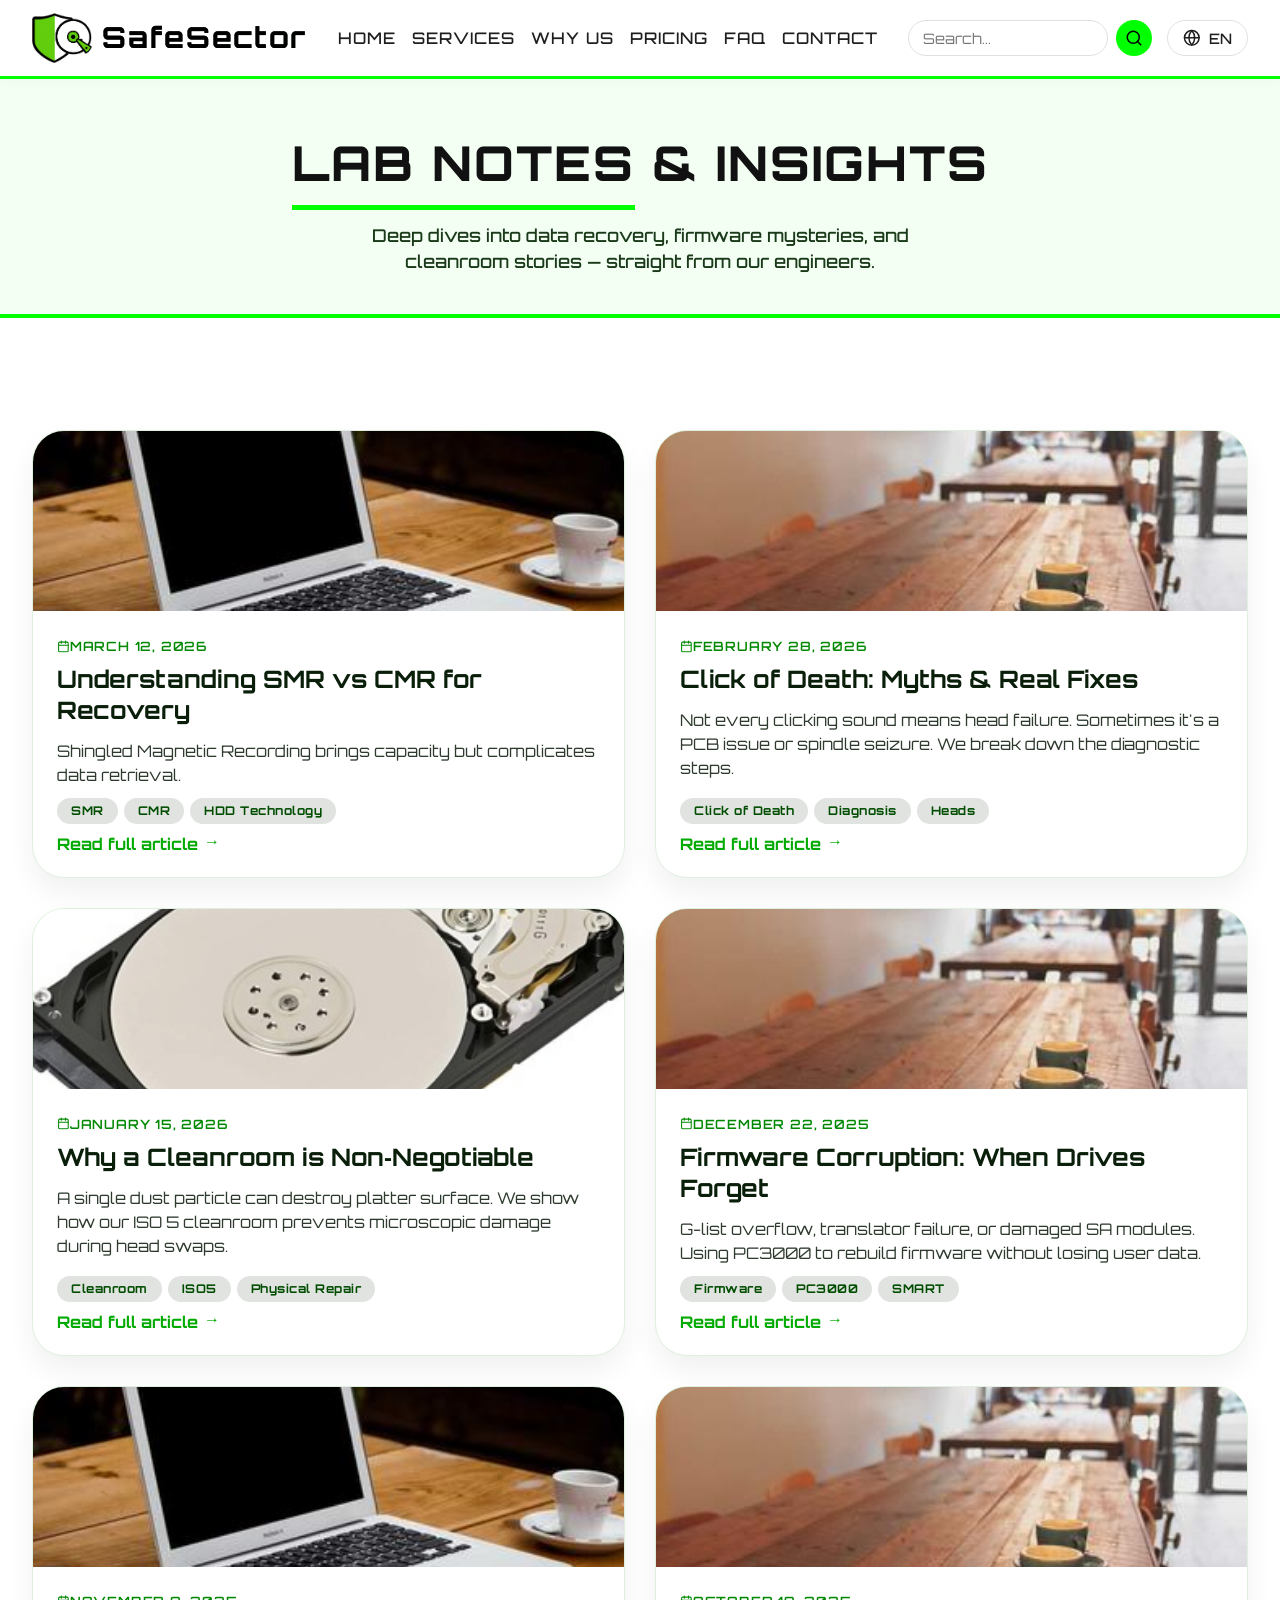
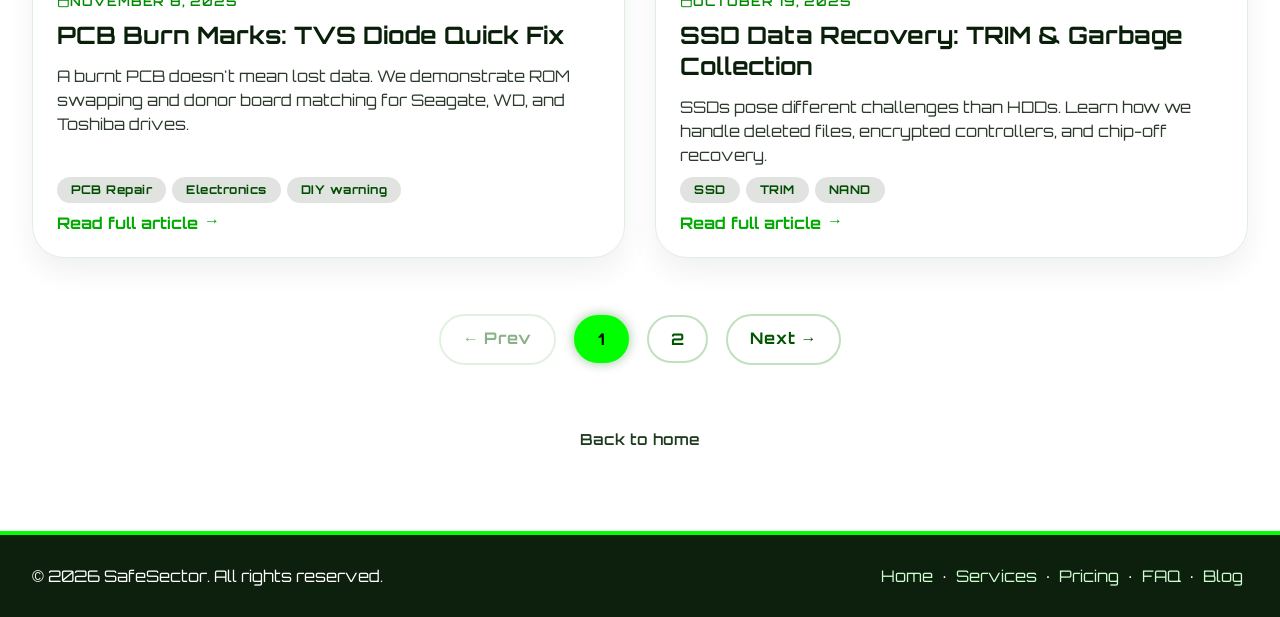
<file: archive.html>
<!DOCTYPE html>
<html lang="en" dir="ltr">
<head>
    <meta charset="UTF-8">
    <meta name="viewport" content="width=device-width, initial-scale=1.0">
    <meta name="title" content="SafeSector | Professional HDD & SSD Data Recovery Services">
    <meta name="description" content="Specialized hard drive repair & data recovery. From click of death to firmware corruption — we bring drives back to life. Free diagnosis, 99% success rate, 24/7 emergency service.">
    <meta name="keywords" content="HDD recovery, data recovery, hard drive repair, click of death, PCB swap, firmware recovery, SSD recovery, cleanroom data recovery, PC3000">
    <meta name="author" content="ThemeStudio">
    <title>SafeSector · Blog Archive</title>
    <link rel="stylesheet" href="assets/css/style.css">
    <link href="assets/imgs/logo.png" rel="icon" type="image/png">
</head>
<body id="top" data-page="archive">
    <!-- ===== Scroll Progress Bar ===== -->
    <div class="scroll-progress-container">
        <div class="scroll-progress-bar" id="scrollProgressBar"></div>
    </div>

    <!-- ===== HEADER ===== -->
    <header class="site-header">
        <div class="header-container">
            <div class="logo-area">
                <a href="index.html" class="logo-link">
                    <img src="assets/imgs/logo.png" alt="SafeSector Logo">
                    <span class="logo-text" data-i18n="brand">SafeSector</span>
                </a>
            </div>

            <nav class="main-nav" aria-label="Main navigation">
                <ul class="nav-list">
                    <li><a href="index.html#home" class="nav-link" data-i18n="nav.home">Home</a></li>
                    <li><a href="index.html#services" class="nav-link" data-i18n="nav.services">Services</a></li>
                    <li><a href="index.html#why-us" class="nav-link" data-i18n="nav.why">Why Us</a></li>
                    <li><a href="index.html#pricing" class="nav-link" data-i18n="nav.pricing">Pricing</a></li>
                    <li><a href="index.html#faq" class="nav-link" data-i18n="nav.faq">FAQ</a></li>
                    <li><a href="index.html#contact" class="nav-link" data-i18n="nav.contact">Contact</a></li>
                </ul>
            </nav>

            <div class="header-controls">
                <div class="header-search-bar">
                    <form class="search-wrapper" action="search.html" method="GET">
                        <input type="text" class="search-input" name="q" placeholder="Search..." required data-i18n-ph="ph.search">
                        <button type="submit" class="search-btn" aria-label="Search" data-i18n-aria="aria.search">
                            <svg class="icon" aria-hidden="true"><use href="assets/sprites/sprites.svg#icon-search"></use></svg>
                        </button>
                    </form>
                </div>

                <div class="lang-dropdown">
                    <button class="lang-btn" id="langBtn" aria-haspopup="true" aria-expanded="false" aria-label="Change language" data-i18n-aria="aria.lang">
                        <svg class="icon" aria-hidden="true"><use href="assets/sprites/sprites.svg#icon-globe"></use></svg>
                        <span id="langBtnLabel">EN</span>
                    </button>
                    <ul class="lang-menu">
                        <li><a href="#" data-lang="en" class="active">English</a></li>
                        <li><a href="#" data-lang="fa">فارسی</a></li>
                    </ul>
                </div>

                <button class="menu-toggle" id="menuToggle" aria-label="Open menu" aria-expanded="false" data-i18n-aria="aria.menu">
                    <span></span>
                    <span></span>
                    <span></span>
                </button>
            </div>
        </div>
    </header>

    <!-- ===== FULLSCREEN MOBILE OVERLAY MENU ===== -->
    <div class="mobile-overlay" id="mobileOverlay">
        <nav class="mobile-nav-container">
            <div class="mobile-search">
                <form class="search-wrapper" action="search.html" method="GET">
                    <input type="text" class="search-input" name="q" placeholder="Search..." required data-i18n-ph="ph.search">
                    <button type="submit" class="search-btn" aria-label="Search" data-i18n-aria="aria.search">
                        <svg class="icon" aria-hidden="true"><use href="assets/sprites/sprites.svg#icon-search"></use></svg>
                    </button>
                </form>
            </div>

            <ul class="mobile-nav-list">
                <li><a href="index.html#home" class="mobile-nav-link" data-i18n="nav.home">Home</a></li>
                <li><a href="index.html#services" class="mobile-nav-link" data-i18n="nav.services">Services</a></li>
                <li><a href="index.html#why-us" class="mobile-nav-link" data-i18n="nav.why">Why Us</a></li>
                <li><a href="index.html#pricing" class="mobile-nav-link" data-i18n="nav.pricing">Pricing</a></li>
                <li><a href="index.html#faq" class="mobile-nav-link" data-i18n="nav.faq">FAQ</a></li>
                <li><a href="index.html#contact" class="mobile-nav-link" data-i18n="nav.contact">Contact</a></li>
            </ul>

            <div class="mobile-lang">
                <div class="mobile-lang-options">
                    <a href="#" data-lang="en" class="active">English</a>
                    <a href="#" data-lang="fa">فارسی</a>
                </div>
            </div>
        </nav>
    </div>

    <main>
        <!-- Blog archive intro -->
        <section class="archive-hero">
            <div class="container">
                <h1 class="archive-title" data-i18n-html="archive.title"><span class="green-underline">Lab Notes</span> & Insights</h1>
                <p class="archive-sub" data-i18n="archive.sub">Deep dives into data recovery, firmware mysteries, and cleanroom stories — straight from our engineers.</p>
            </div>
        </section>
        <section class="section">
            <div class="container">
                <!-- Grid of blog posts (dynamic, bilingual) -->
                <div class="archive-grid" id="blogArchiveGrid"></div>

                <!-- Pagination controls -->
                <div class="archive-pagination" id="paginationContainer"></div>

                <div class="back-to-main-row">
                    <a href="index.html" class="back-to-main" data-i18n="archive.back">Back to home</a>
                </div>
            </div>
        </section>
    </main>

    <!-- ===== FOOTER ===== -->
    <footer class="site-footer">
        <div class="footer-container">
            <div class="footer-copyright" data-i18n="footer.copyright">
                © 2026 SafeSector. All rights reserved.
            </div>
            <div class="footer-links">
                <a href="index.html" data-i18n="nav.home">Home</a> ·
                <a href="index.html#services" data-i18n="nav.services">Services</a> ·
                <a href="index.html#pricing" data-i18n="nav.pricing">Pricing</a> ·
                <a href="index.html#faq" data-i18n="nav.faq">FAQ</a> ·
                <a href="index.html#blog" data-i18n="nav.blog">Blog</a>
            </div>
        </div>
    </footer>

    <!-- Scroll to Top Button -->
    <button id="scrollToTopBtn" class="scroll-to-top" aria-label="Scroll to top" data-i18n-aria="aria.top">
        <svg class="icon" aria-hidden="true"><use href="assets/sprites/sprites.svg#icon-arrow-up"></use></svg>
    </button>

    <script src="assets/js/lang.js"></script>
    <script src="assets/js/main.js"></script>
</body>
</html>
</file>
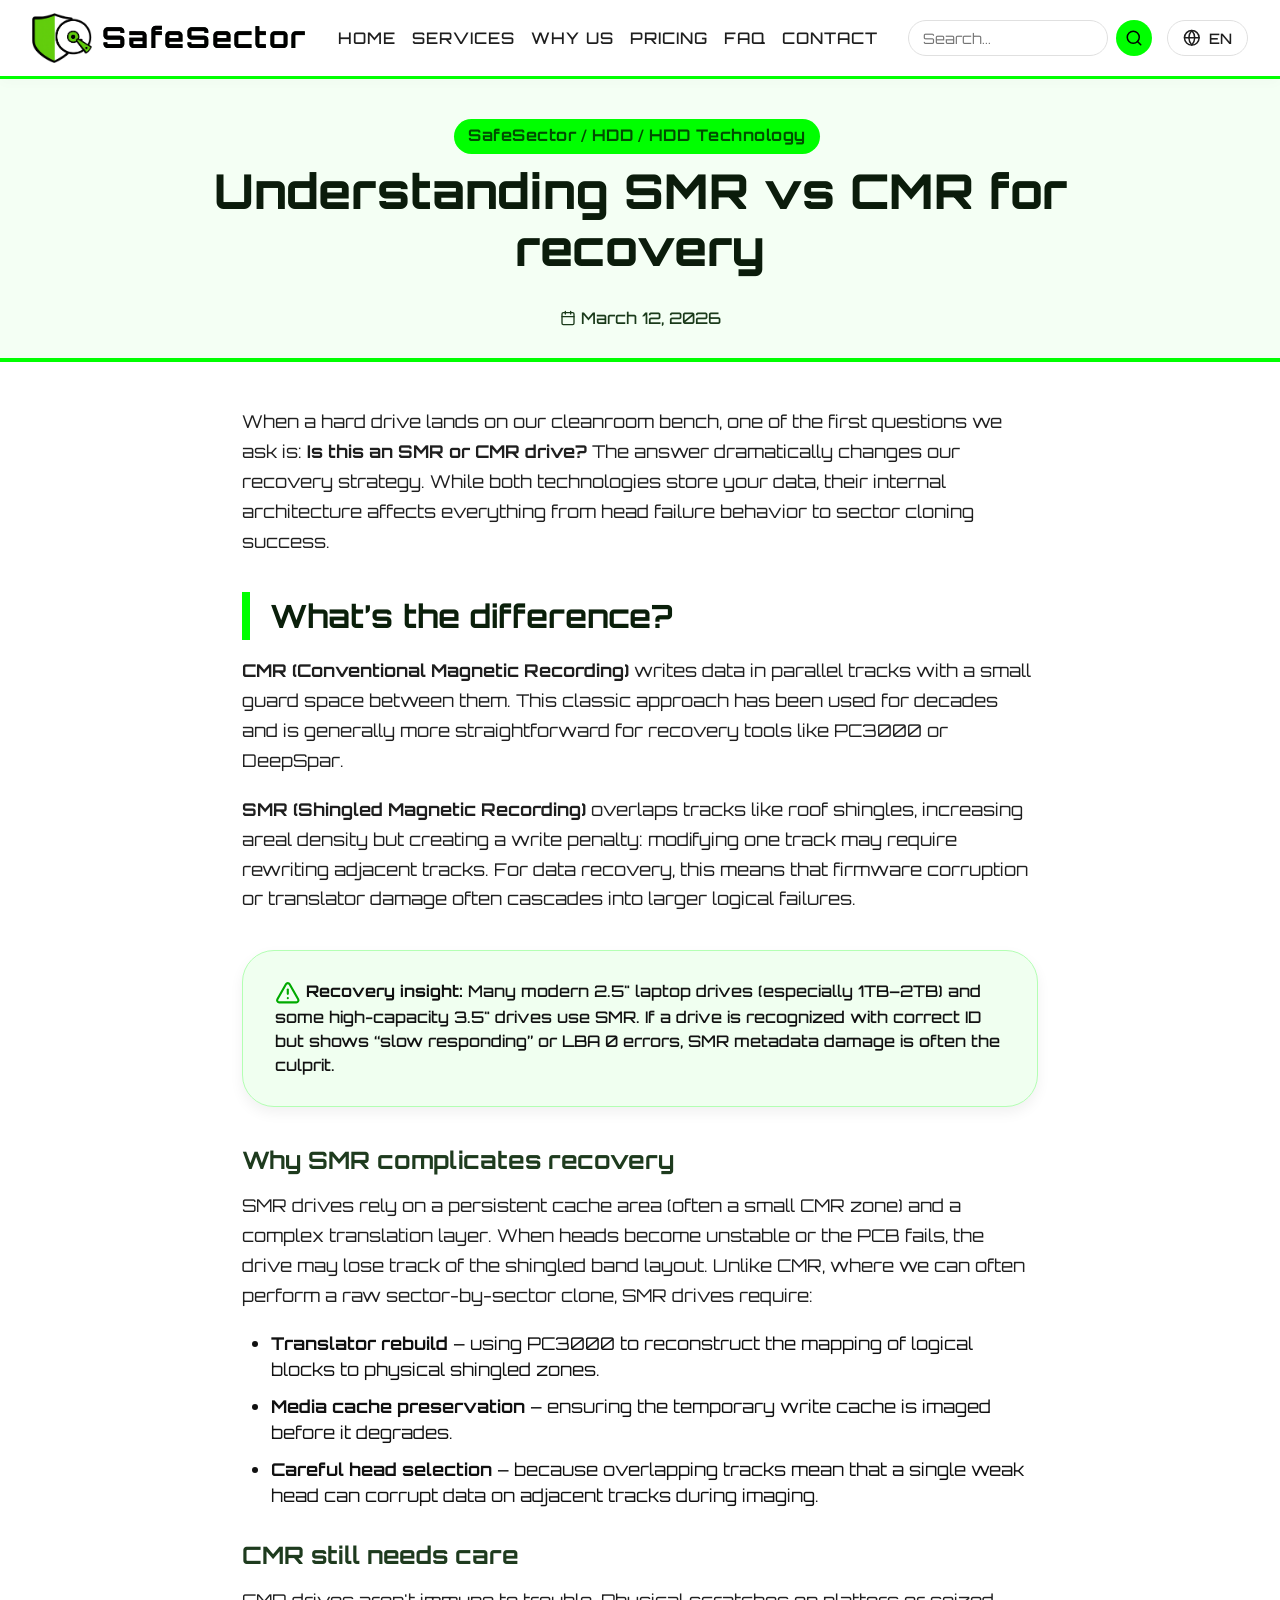
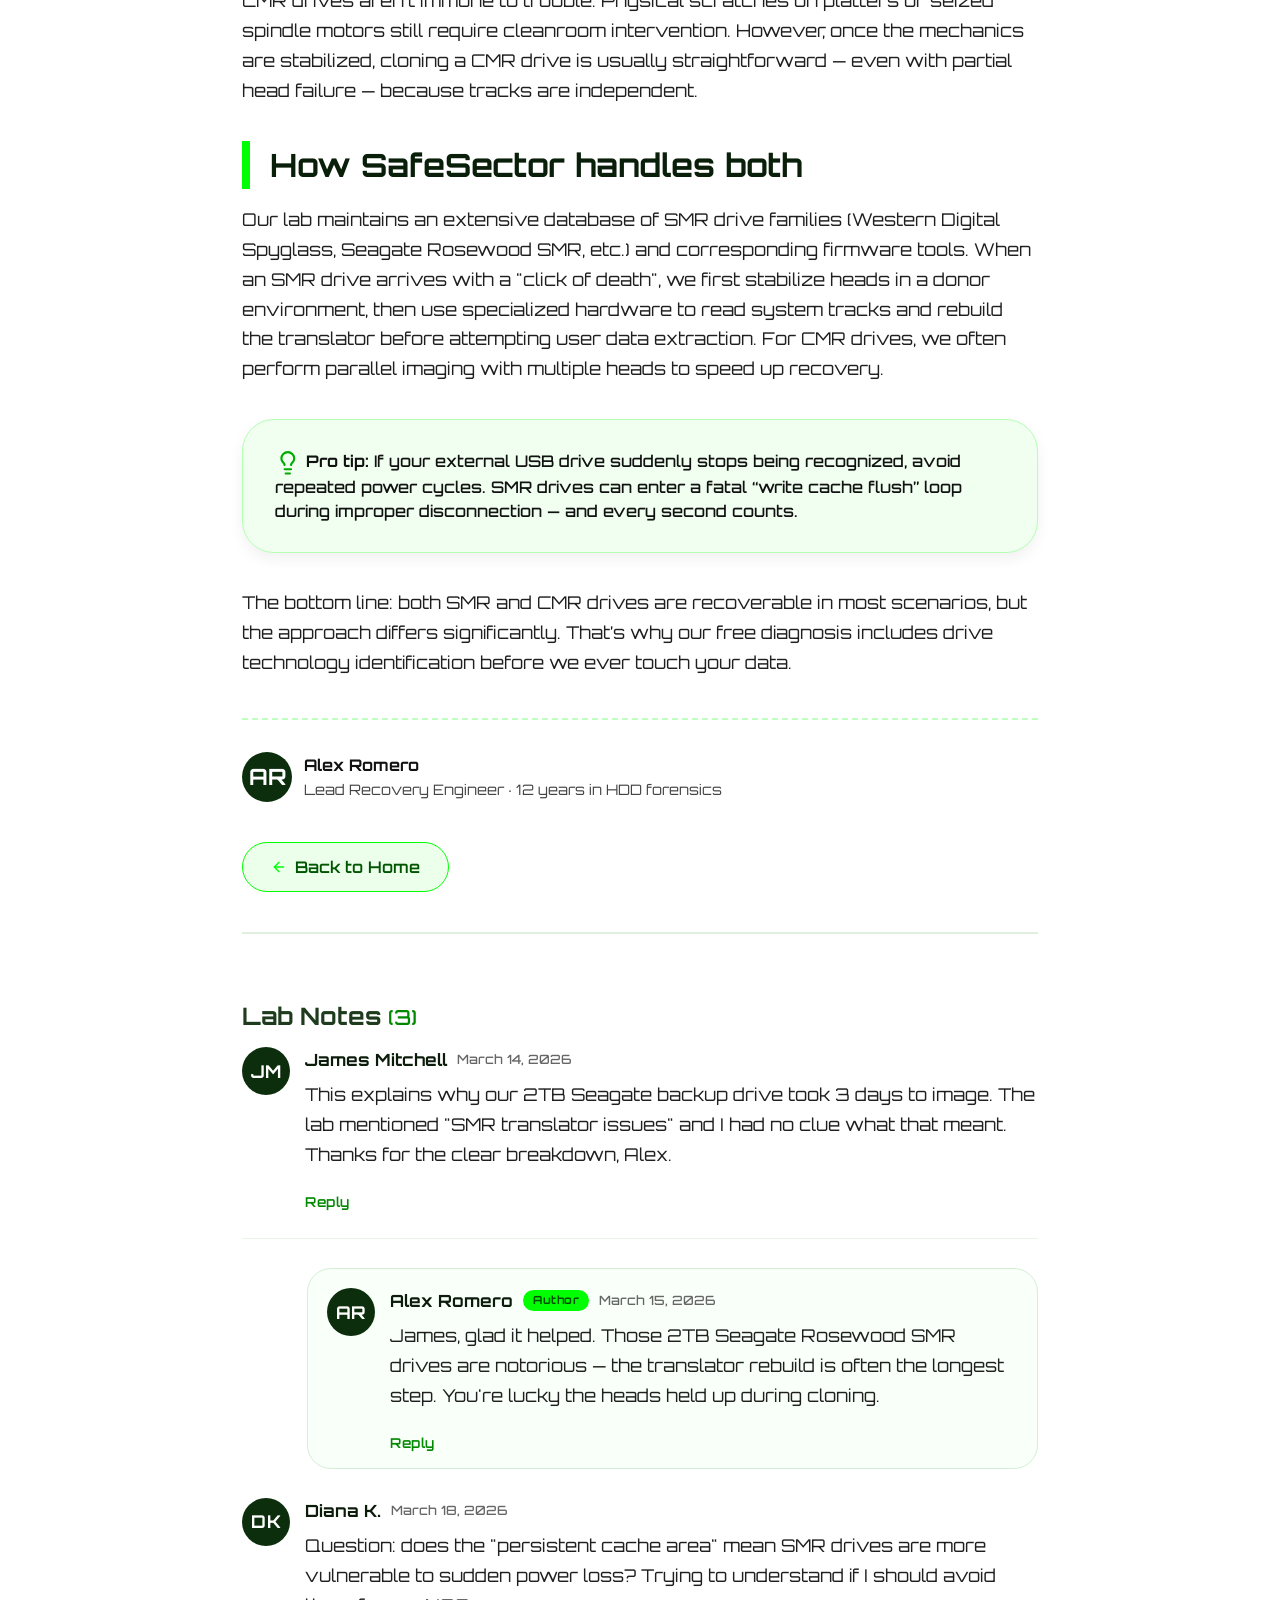
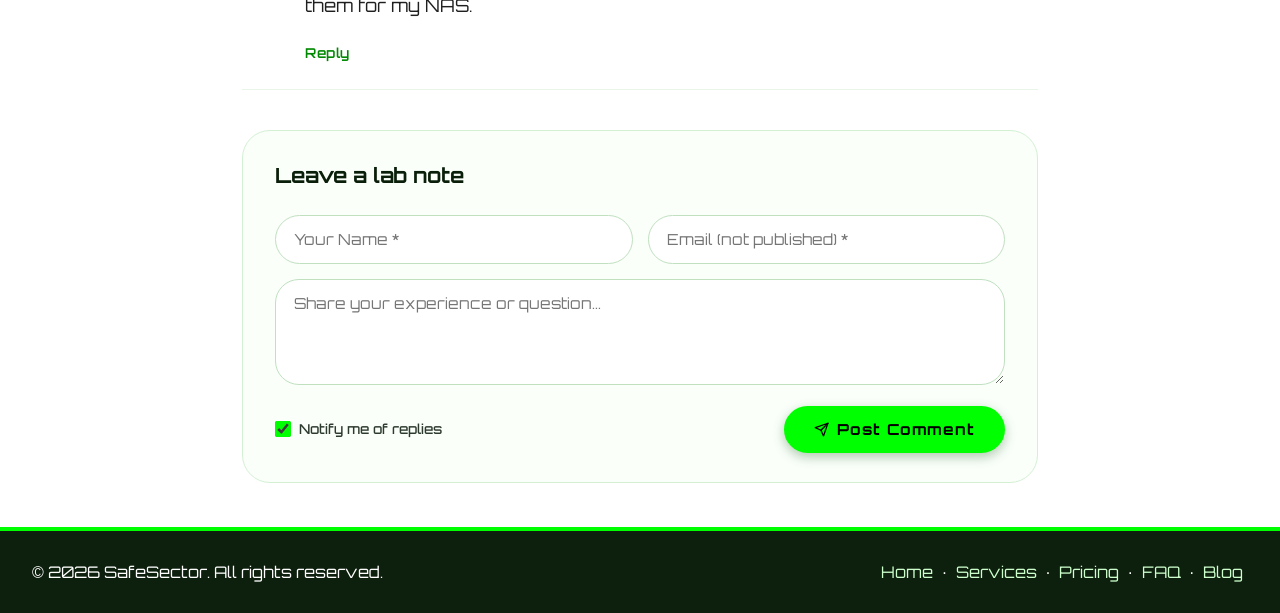
<file: page.html>
<!DOCTYPE html>
<html lang="en" dir="ltr">
<head>
    <meta charset="UTF-8">
    <meta name="viewport" content="width=device-width, initial-scale=1.0">
    <meta name="title" content="SafeSector | Professional HDD & SSD Data Recovery Services">
    <meta name="description" content="Specialized hard drive repair & data recovery. From click of death to firmware corruption — we bring drives back to life. Free diagnosis, 99% success rate, 24/7 emergency service.">
    <meta name="keywords" content="HDD recovery, data recovery, hard drive repair, click of death, PCB swap, firmware recovery, SSD recovery, cleanroom data recovery, PC3000">
    <meta name="author" content="ThemeStudio">
    <title>SafeSector · Page Single</title>
    <link rel="stylesheet" href="assets/css/style.css">
    <link href="assets/imgs/logo.png" rel="icon" type="image/png">
</head>
<body id="top" data-page="page">
    <!-- ===== Scroll Progress Bar ===== -->
    <div class="scroll-progress-container">
        <div class="scroll-progress-bar" id="scrollProgressBar"></div>
    </div>

    <!-- ===== HEADER ===== -->
    <header class="site-header">
        <div class="header-container">
            <div class="logo-area">
                <a href="index.html" class="logo-link">
                    <img src="assets/imgs/logo.png" alt="SafeSector Logo">
                    <span class="logo-text" data-i18n="brand">SafeSector</span>
                </a>
            </div>

            <nav class="main-nav" aria-label="Main navigation">
                <ul class="nav-list">
                    <li><a href="index.html#home" class="nav-link" data-i18n="nav.home">Home</a></li>
                    <li><a href="index.html#services" class="nav-link" data-i18n="nav.services">Services</a></li>
                    <li><a href="index.html#why-us" class="nav-link" data-i18n="nav.why">Why Us</a></li>
                    <li><a href="index.html#pricing" class="nav-link" data-i18n="nav.pricing">Pricing</a></li>
                    <li><a href="index.html#faq" class="nav-link" data-i18n="nav.faq">FAQ</a></li>
                    <li><a href="index.html#contact" class="nav-link" data-i18n="nav.contact">Contact</a></li>
                </ul>
            </nav>

            <div class="header-controls">
                <div class="header-search-bar">
                    <form class="search-wrapper" action="search.html" method="GET">
                        <input type="text" class="search-input" name="q" placeholder="Search..." required data-i18n-ph="ph.search">
                        <button type="submit" class="search-btn" aria-label="Search" data-i18n-aria="aria.search">
                            <svg class="icon" aria-hidden="true"><use href="assets/sprites/sprites.svg#icon-search"></use></svg>
                        </button>
                    </form>
                </div>

                <div class="lang-dropdown">
                    <button class="lang-btn" id="langBtn" aria-haspopup="true" aria-expanded="false" aria-label="Change language" data-i18n-aria="aria.lang">
                        <svg class="icon" aria-hidden="true"><use href="assets/sprites/sprites.svg#icon-globe"></use></svg>
                        <span id="langBtnLabel">EN</span>
                    </button>
                    <ul class="lang-menu">
                        <li><a href="#" data-lang="en" class="active">English</a></li>
                        <li><a href="#" data-lang="fa">فارسی</a></li>
                    </ul>
                </div>

                <button class="menu-toggle" id="menuToggle" aria-label="Open menu" aria-expanded="false" data-i18n-aria="aria.menu">
                    <span></span>
                    <span></span>
                    <span></span>
                </button>
            </div>
        </div>
    </header>

    <!-- ===== FULLSCREEN MOBILE OVERLAY MENU ===== -->
    <div class="mobile-overlay" id="mobileOverlay">
        <nav class="mobile-nav-container">
            <div class="mobile-search">
                <form class="search-wrapper" action="search.html" method="GET">
                    <input type="text" class="search-input" name="q" placeholder="Search..." required data-i18n-ph="ph.search">
                    <button type="submit" class="search-btn" aria-label="Search" data-i18n-aria="aria.search">
                        <svg class="icon" aria-hidden="true"><use href="assets/sprites/sprites.svg#icon-search"></use></svg>
                    </button>
                </form>
            </div>

            <ul class="mobile-nav-list">
                <li><a href="index.html#home" class="mobile-nav-link" data-i18n="nav.home">Home</a></li>
                <li><a href="index.html#services" class="mobile-nav-link" data-i18n="nav.services">Services</a></li>
                <li><a href="index.html#why-us" class="mobile-nav-link" data-i18n="nav.why">Why Us</a></li>
                <li><a href="index.html#pricing" class="mobile-nav-link" data-i18n="nav.pricing">Pricing</a></li>
                <li><a href="index.html#faq" class="mobile-nav-link" data-i18n="nav.faq">FAQ</a></li>
                <li><a href="index.html#contact" class="mobile-nav-link" data-i18n="nav.contact">Contact</a></li>
            </ul>

            <div class="mobile-lang">
                <div class="mobile-lang-options">
                    <a href="#" data-lang="en" class="active">English</a>
                    <a href="#" data-lang="fa">فارسی</a>
                </div>
            </div>
        </nav>
    </div>

    <main>
        <!-- Page Post Header -->
        <div class="single-header">
            <div class="page-breadcrumb">
                <a href="index.html" data-i18n="breadcrumb.1">SafeSector</a>
                <a href="#" data-i18n="breadcrumb.2">HDD</a>
                <a href="#" data-i18n="breadcrumb.3">HDD Technology</a>
            </div>
            <h1 class="single-title" data-i18n="post.title">Understanding SMR vs CMR for recovery</h1>
            <div class="page-meta-row">
                <span>
                    <svg class="icon" aria-hidden="true"><use href="assets/sprites/sprites.svg#icon-calendar"></use></svg>
                    <span data-i18n="post.date">March 12, 2026</span>
                </span>
            </div>
        </div>

        <!-- Article content -->
        <article class="page-article-container">
            <p data-i18n-html="post.p1">When a hard drive lands on our cleanroom bench, one of the first questions we ask is: <strong>Is this an SMR or CMR drive?</strong> The answer dramatically changes our recovery strategy.</p>
            <h2 data-i18n="post.h2a">What’s the difference?</h2>
            <p data-i18n-html="post.p2"><strong>CMR (Conventional Magnetic Recording)</strong> writes data in parallel tracks with a small guard space between them.</p>
            <p data-i18n-html="post.p3"><strong>SMR (Shingled Magnetic Recording)</strong> overlaps tracks like roof shingles, increasing areal density but creating a write penalty.</p>
            <div class="highlight-box">
                <svg class="icon" aria-hidden="true"><use href="assets/sprites/sprites.svg#icon-warning"></use></svg>
                <span data-i18n-html="post.warn"><strong>Recovery insight:</strong> Many modern 2.5" laptop drives use SMR.</span>
            </div>
            <h3 data-i18n="post.h3a">Why SMR complicates recovery</h3>
            <p data-i18n="post.p4">SMR drives rely on a persistent cache area and a complex translation layer.</p>
            <ul>
                <li data-i18n-html="post.li1"><strong>Translator rebuild</strong> – using PC3000 to reconstruct the mapping.</li>
                <li data-i18n-html="post.li2"><strong>Media cache preservation</strong> – ensuring the temporary write cache is imaged before it degrades.</li>
                <li data-i18n-html="post.li3"><strong>Careful head selection</strong> – a single weak head can corrupt data on adjacent tracks during imaging.</li>
            </ul>
            <h3 data-i18n="post.h3b">CMR still needs care</h3>
            <p data-i18n="post.p5">CMR drives aren't immune to trouble. Physical scratches on platters or seized spindle motors still require cleanroom intervention.</p>
            <h2 data-i18n="post.h2b">How SafeSector handles both</h2>
            <p data-i18n="post.p6">Our lab maintains an extensive database of SMR drive families and corresponding firmware tools.</p>
            <div class="highlight-box">
                <svg class="icon" aria-hidden="true"><use href="assets/sprites/sprites.svg#icon-lightbulb"></use></svg>
                <span data-i18n-html="post.tip"><strong>Pro tip:</strong> Avoid repeated power cycles on unrecognized USB drives.</span>
            </div>
            <p data-i18n="post.p7">The bottom line: both SMR and CMR drives are recoverable in most scenarios, but the approach differs significantly.</p>

            <!-- Author signature -->
            <div class="author-signature">
                <div class="author-avatar">AR</div>
                <div>
                    <strong data-i18n="author.name">Alex Romero</strong><br>
                    <span class="author-role" data-i18n="author.role">Lead Recovery Engineer · 12 years in HDD forensics</span>
                </div>
            </div>

            <!-- Back to home index -->
            <a href="index.html" class="back-to-home">
                <svg class="icon" aria-hidden="true"><use href="assets/sprites/sprites.svg#icon-arrow-left"></use></svg>
                <span data-i18n="post.backhome">Back to Home</span>
            </a>

            <!-- Comments Section -->
            <div class="comments-section">
                <h3 class="comments-title"><span data-i18n="comments.title">Lab Notes</span> <span class="comments-count" data-i18n="comments.count">(3)</span></h3>

                <div class="comments-list">
                    <div class="comment-item">
                        <div class="comment-avatar">JM</div>
                        <div class="comment-body">
                            <div class="comment-header">
                                <strong class="comment-author" data-i18n="c1.author">James Mitchell</strong>
                                <span class="comment-date" data-i18n="c1.date">March 14, 2026</span>
                            </div>
                            <p class="comment-text" data-i18n="c1.text">This explains why our 2TB Seagate backup drive took 3 days to image.</p>
                            <button class="comment-reply-btn" data-i18n="reply">Reply</button>
                        </div>
                    </div>
                    <div class="comment-item comment-reply">
                        <div class="comment-avatar">AR</div>
                        <div class="comment-body">
                            <div class="comment-header">
                                <strong class="comment-author" data-i18n="c2.author">Alex Romero</strong>
                                <span class="comment-badge" data-i18n="c2.badge">Author</span>
                                <span class="comment-date" data-i18n="c2.date">March 15, 2026</span>
                            </div>
                            <p class="comment-text" data-i18n="c2.text">James, glad it helped. Those 2TB Seagate Rosewood SMR drives are notorious.</p>
                            <button class="comment-reply-btn" data-i18n="reply">Reply</button>
                        </div>
                    </div>
                    <div class="comment-item">
                        <div class="comment-avatar">DK</div>
                        <div class="comment-body">
                            <div class="comment-header">
                                <strong class="comment-author" data-i18n="c3.author">Diana K.</strong>
                                <span class="comment-date" data-i18n="c3.date">March 18, 2026</span>
                            </div>
                            <p class="comment-text" data-i18n="c3.text">Question: does the "persistent cache area" mean SMR drives are more vulnerable to sudden power loss?</p>
                            <button class="comment-reply-btn" data-i18n="reply">Reply</button>
                        </div>
                    </div>
                </div>

                <!-- Comment Form -->
                <div class="comment-form-container">
                    <h4 class="comment-form-title" data-i18n="cform.title">Leave a lab note</h4>
                    <form class="comment-form" id="commentForm">
                        <div class="comment-form-grid">
                            <input type="text" placeholder="Your Name *" required class="comment-input" data-i18n-ph="cform.name">
                            <input type="email" placeholder="Email (not published) *" required class="comment-input" data-i18n-ph="cform.email">
                        </div>
                        <textarea placeholder="Share your experience or question..." required class="comment-textarea" rows="4" data-i18n-ph="cform.msg"></textarea>
                        <div class="comment-form-footer">
                            <label class="comment-checkbox-label">
                                <input type="checkbox" checked> <span data-i18n="cform.notify">Notify me of replies</span>
                            </label>
                            <button type="submit" class="btn btn-primary comment-submit-btn">
                                <svg class="icon" aria-hidden="true"><use href="assets/sprites/sprites.svg#icon-paper-plane"></use></svg>
                                <span data-i18n="cform.post">Post Comment</span>
                            </button>
                        </div>
                    </form>
                </div>
            </div>
        </article>
    </main>

    <!-- ===== FOOTER ===== -->
    <footer class="site-footer">
        <div class="footer-container">
            <div class="footer-copyright" data-i18n="footer.copyright">
                © 2026 SafeSector. All rights reserved.
            </div>
            <div class="footer-links">
                <a href="index.html" data-i18n="nav.home">Home</a> ·
                <a href="index.html#services" data-i18n="nav.services">Services</a> ·
                <a href="index.html#pricing" data-i18n="nav.pricing">Pricing</a> ·
                <a href="index.html#faq" data-i18n="nav.faq">FAQ</a> ·
                <a href="index.html#blog" data-i18n="nav.blog">Blog</a>
            </div>
        </div>
    </footer>

    <!-- Scroll to Top Button -->
    <button id="scrollToTopBtn" class="scroll-to-top" aria-label="Scroll to top" data-i18n-aria="aria.top">
        <svg class="icon" aria-hidden="true"><use href="assets/sprites/sprites.svg#icon-arrow-up"></use></svg>
    </button>

    <script src="assets/js/lang.js"></script>
    <script src="assets/js/main.js"></script>
</body>
</html>
</file>
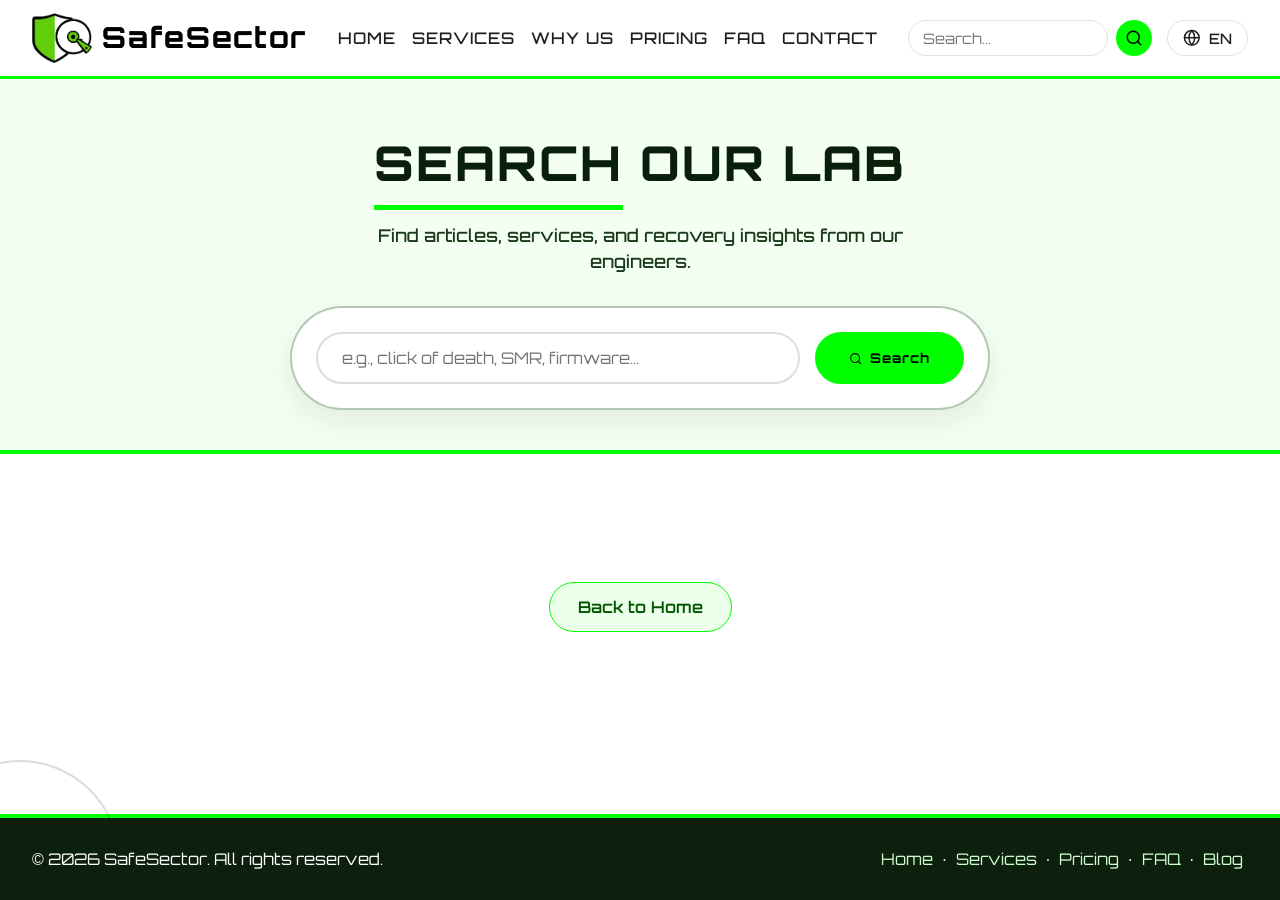
<file: search.html>
<!DOCTYPE html>
<html lang="en" dir="ltr">
<head>
    <meta charset="UTF-8">
    <meta name="viewport" content="width=device-width, initial-scale=1.0">
    <meta name="title" content="SafeSector | Professional HDD & SSD Data Recovery Services">
    <meta name="description" content="Specialized hard drive repair & data recovery. From click of death to firmware corruption — we bring drives back to life. Free diagnosis, 99% success rate, 24/7 emergency service.">
    <meta name="keywords" content="HDD recovery, data recovery, hard drive repair, click of death, PCB swap, firmware recovery, SSD recovery, cleanroom data recovery, PC3000">
    <meta name="author" content="ThemeStudio">
    <title>SafeSector · Search</title>
    <link rel="stylesheet" href="assets/css/style.css">
    <link href="assets/imgs/logo.png" rel="icon" type="image/png">
</head>
<body id="top" data-page="search">
    <div class="search-page-wrapper">
        <!-- Decorative circles -->
        <div class="search-bg-circle search-bg-circle-1"></div>
        <div class="search-bg-circle search-bg-circle-2"></div>
        <div class="search-bg-circle search-bg-circle-3"></div>

        <!-- ===== Scroll Progress Bar ===== -->
        <div class="scroll-progress-container">
            <div class="scroll-progress-bar" id="scrollProgressBar"></div>
        </div>

        <!-- ===== HEADER ===== -->
        <header class="site-header">
            <div class="header-container">
                <div class="logo-area">
                    <a href="index.html" class="logo-link">
                        <img src="assets/imgs/logo.png" alt="SafeSector Logo">
                        <span class="logo-text" data-i18n="brand">SafeSector</span>
                    </a>
                </div>

                <nav class="main-nav" aria-label="Main navigation">
                    <ul class="nav-list">
                        <li><a href="index.html#home" class="nav-link" data-i18n="nav.home">Home</a></li>
                        <li><a href="index.html#services" class="nav-link" data-i18n="nav.services">Services</a></li>
                        <li><a href="index.html#why-us" class="nav-link" data-i18n="nav.why">Why Us</a></li>
                        <li><a href="index.html#pricing" class="nav-link" data-i18n="nav.pricing">Pricing</a></li>
                        <li><a href="index.html#faq" class="nav-link" data-i18n="nav.faq">FAQ</a></li>
                        <li><a href="index.html#contact" class="nav-link" data-i18n="nav.contact">Contact</a></li>
                    </ul>
                </nav>

                <div class="header-controls">
                    <div class="header-search-bar">
                        <form class="search-wrapper" action="search.html" method="GET">
                            <input type="text" class="search-input" name="q" placeholder="Search..." required data-i18n-ph="ph.search">
                            <button type="submit" class="search-btn" aria-label="Search" data-i18n-aria="aria.search">
                                <svg class="icon" aria-hidden="true"><use href="assets/sprites/sprites.svg#icon-search"></use></svg>
                            </button>
                        </form>
                    </div>

                    <div class="lang-dropdown">
                        <button class="lang-btn" id="langBtn" aria-haspopup="true" aria-expanded="false" aria-label="Change language" data-i18n-aria="aria.lang">
                            <svg class="icon" aria-hidden="true"><use href="assets/sprites/sprites.svg#icon-globe"></use></svg>
                            <span id="langBtnLabel">EN</span>
                        </button>
                        <ul class="lang-menu">
                            <li><a href="#" data-lang="en" class="active">English</a></li>
                            <li><a href="#" data-lang="fa">فارسی</a></li>
                        </ul>
                    </div>

                    <button class="menu-toggle" id="menuToggle" aria-label="Open menu" aria-expanded="false" data-i18n-aria="aria.menu">
                        <span></span>
                        <span></span>
                        <span></span>
                    </button>
                </div>
            </div>
        </header>

        <!-- ===== FULLSCREEN MOBILE OVERLAY MENU ===== -->
        <div class="mobile-overlay" id="mobileOverlay">
            <nav class="mobile-nav-container">
                <div class="mobile-search">
                    <form class="search-wrapper" action="search.html" method="GET">
                        <input type="text" class="search-input" name="q" placeholder="Search..." required data-i18n-ph="ph.search">
                        <button type="submit" class="search-btn" aria-label="Search" data-i18n-aria="aria.search">
                            <svg class="icon" aria-hidden="true"><use href="assets/sprites/sprites.svg#icon-search"></use></svg>
                        </button>
                    </form>
                </div>

                <ul class="mobile-nav-list">
                    <li><a href="index.html#home" class="mobile-nav-link" data-i18n="nav.home">Home</a></li>
                    <li><a href="index.html#services" class="mobile-nav-link" data-i18n="nav.services">Services</a></li>
                    <li><a href="index.html#why-us" class="mobile-nav-link" data-i18n="nav.why">Why Us</a></li>
                    <li><a href="index.html#pricing" class="mobile-nav-link" data-i18n="nav.pricing">Pricing</a></li>
                    <li><a href="index.html#faq" class="mobile-nav-link" data-i18n="nav.faq">FAQ</a></li>
                    <li><a href="index.html#contact" class="mobile-nav-link" data-i18n="nav.contact">Contact</a></li>
                </ul>

                <div class="mobile-lang">
                    <div class="mobile-lang-options">
                        <a href="#" data-lang="en" class="active">English</a>
                        <a href="#" data-lang="fa">فارسی</a>
                    </div>
                </div>
            </nav>
        </div>

        <main>
            <!-- Search Hero Section -->
            <section class="search-hero">
                <h1 class="search-hero-title" data-i18n-html="search.title"><span class="green-underline">Search</span> Our Lab</h1>
                <p class="search-hero-sub" data-i18n="search.sub">Find articles, services, and recovery insights from our engineers.</p>

                <div class="search-form-container">
                    <input type="text" id="searchInput" class="search-input-main" placeholder="e.g., click of death, SMR, firmware..." aria-label="Search SafeSector" data-i18n-ph="search.ph">
                    <button id="searchButton" class="search-submit-btn">
                        <svg class="icon" aria-hidden="true"><use href="assets/sprites/sprites.svg#icon-search"></use></svg>
                        <span data-i18n="search.btn">Search</span>
                    </button>
                </div>
            </section>

            <!-- Search Results Section -->
            <section class="search-results-section" id="resultsSection">
                <div class="results-header" id="resultsHeader" style="display: none;">
                    <span class="results-count" id="resultsCount"></span>
                </div>

                <div class="results-grid" id="resultsGrid"></div>

                <div class="back-to-main-row">
                    <a href="index.html" class="back-to-main-search" data-i18n="search.back">Back to Home</a>
                </div>
            </section>
        </main>

        <!-- ===== FOOTER ===== -->
        <footer class="site-footer">
            <div class="footer-container">
                <div class="footer-copyright" data-i18n="footer.copyright">
                    © 2026 SafeSector. All rights reserved.
                </div>
                <div class="footer-links">
                    <a href="index.html" data-i18n="nav.home">Home</a> ·
                    <a href="index.html#services" data-i18n="nav.services">Services</a> ·
                    <a href="index.html#pricing" data-i18n="nav.pricing">Pricing</a> ·
                    <a href="index.html#faq" data-i18n="nav.faq">FAQ</a> ·
                    <a href="index.html#blog" data-i18n="nav.blog">Blog</a>
                </div>
            </div>
        </footer>
    </div>

    <!-- Scroll to Top Button -->
    <button id="scrollToTopBtn" class="scroll-to-top" aria-label="Scroll to top" data-i18n-aria="aria.top">
        <svg class="icon" aria-hidden="true"><use href="assets/sprites/sprites.svg#icon-arrow-up"></use></svg>
    </button>

    <script src="assets/js/lang.js"></script>
    <script src="assets/js/main.js"></script>
</body>
</html>
</file>
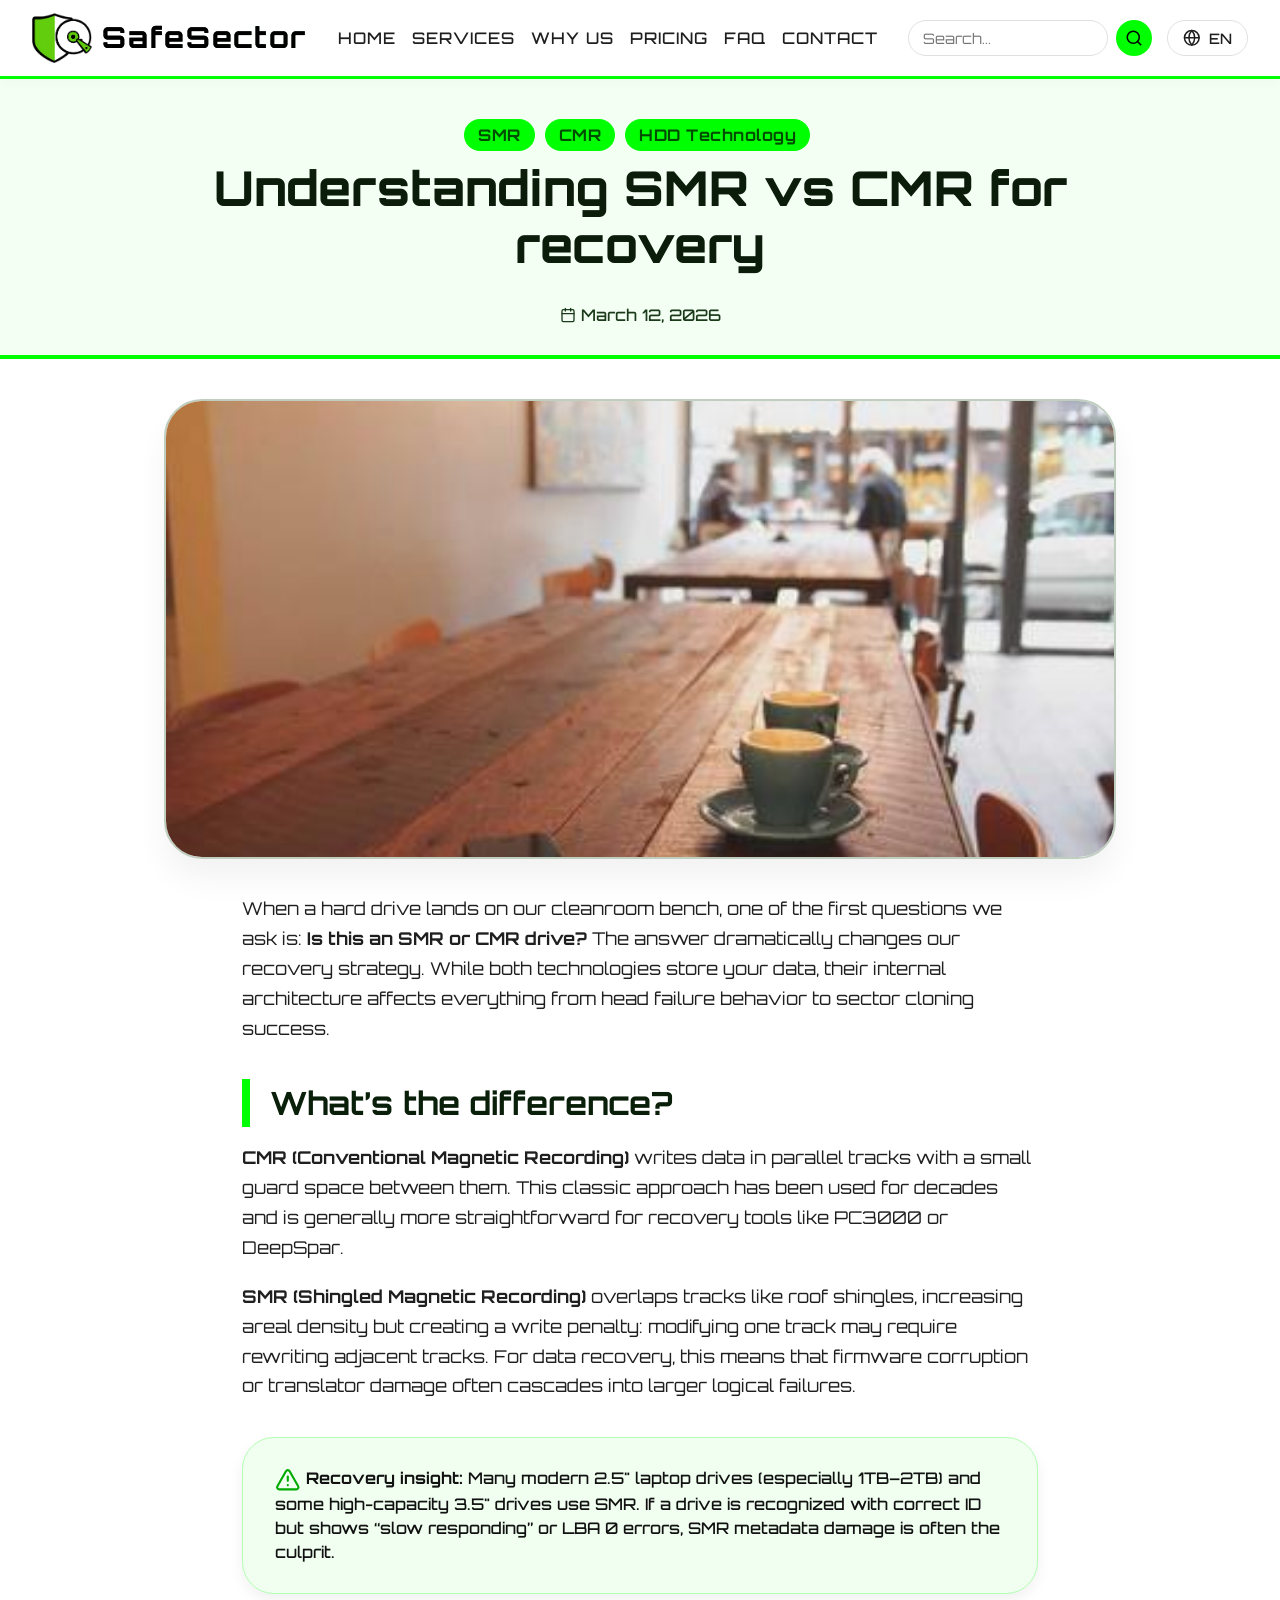
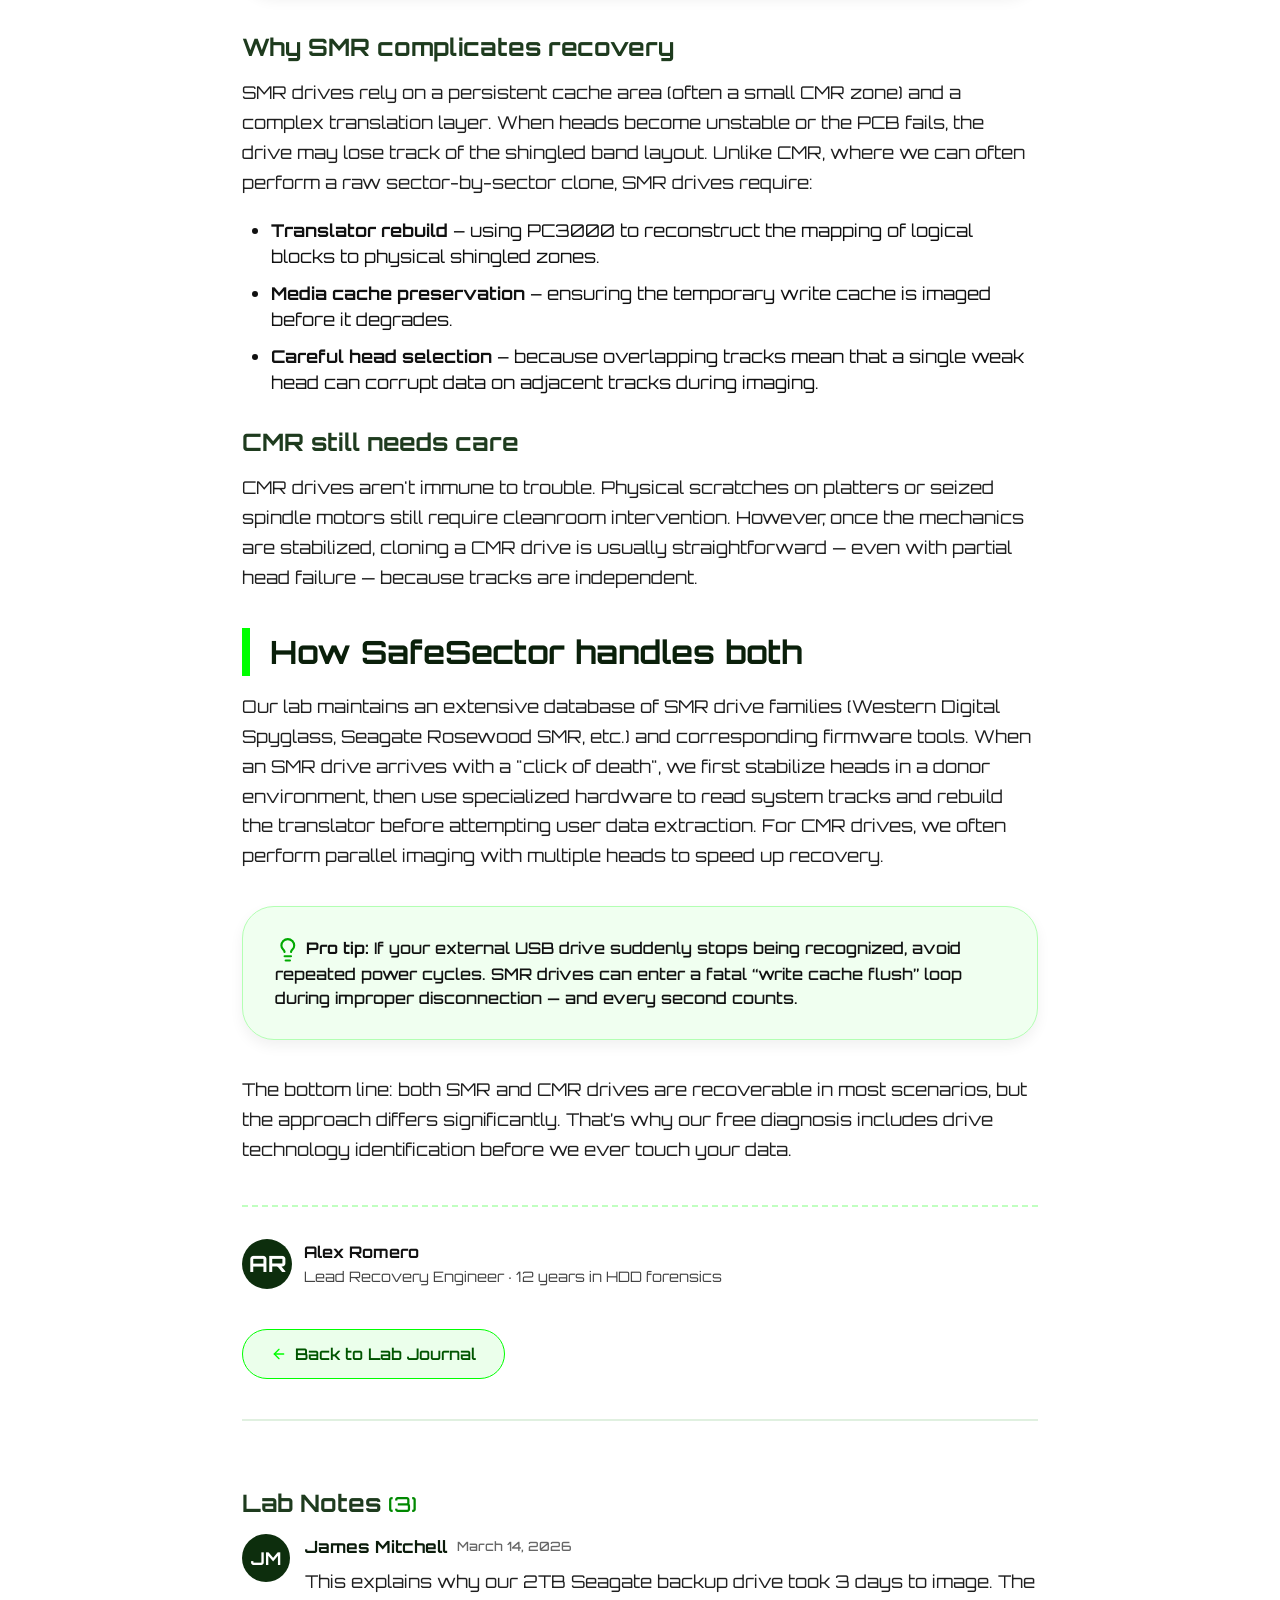
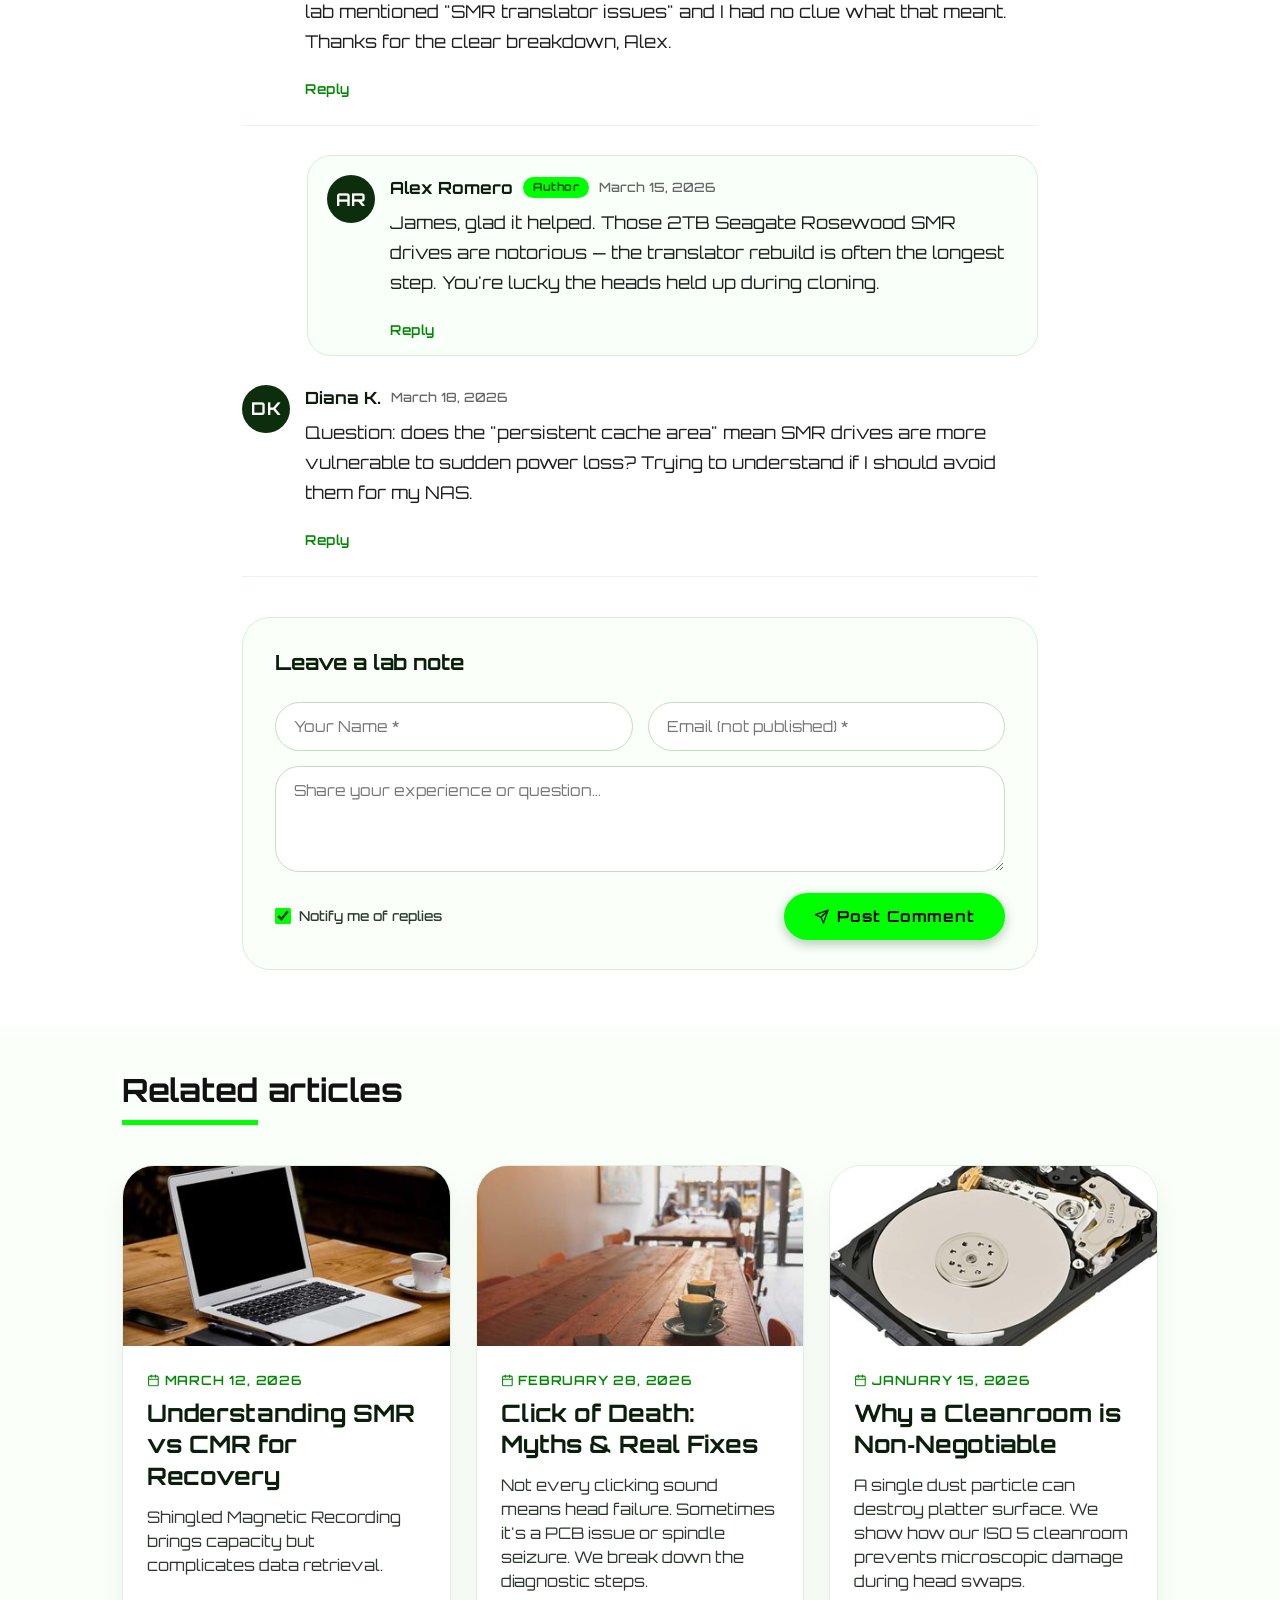
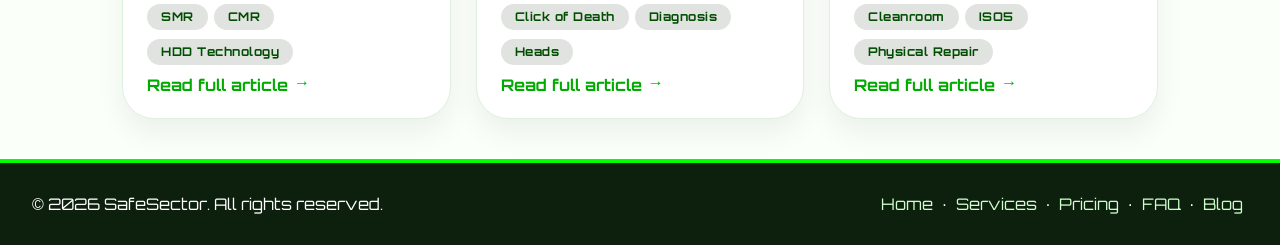
<file: single.html>
<!DOCTYPE html>
<html lang="en" dir="ltr">
<head>
    <meta charset="UTF-8">
    <meta name="viewport" content="width=device-width, initial-scale=1.0">
    <meta name="title" content="SafeSector | Professional HDD & SSD Data Recovery Services">
    <meta name="description" content="Specialized hard drive repair & data recovery. From click of death to firmware corruption — we bring drives back to life. Free diagnosis, 99% success rate, 24/7 emergency service.">
    <meta name="keywords" content="HDD recovery, data recovery, hard drive repair, click of death, PCB swap, firmware recovery, SSD recovery, cleanroom data recovery, PC3000">
    <meta name="author" content="ThemeStudio">
    <title>SafeSector · Blog Single</title>
    <link rel="stylesheet" href="assets/css/style.css">
    <link href="assets/imgs/logo.png" rel="icon" type="image/png">
</head>
<body id="top" data-page="single">
    <!-- ===== Scroll Progress Bar ===== -->
    <div class="scroll-progress-container">
        <div class="scroll-progress-bar" id="scrollProgressBar"></div>
    </div>

    <!-- ===== HEADER ===== -->
    <header class="site-header">
        <div class="header-container">
            <div class="logo-area">
                <a href="index.html" class="logo-link">
                    <img src="assets/imgs/logo.png" alt="SafeSector Logo">
                    <span class="logo-text" data-i18n="brand">SafeSector</span>
                </a>
            </div>

            <nav class="main-nav" aria-label="Main navigation">
                <ul class="nav-list">
                    <li><a href="index.html#home" class="nav-link" data-i18n="nav.home">Home</a></li>
                    <li><a href="index.html#services" class="nav-link" data-i18n="nav.services">Services</a></li>
                    <li><a href="index.html#why-us" class="nav-link" data-i18n="nav.why">Why Us</a></li>
                    <li><a href="index.html#pricing" class="nav-link" data-i18n="nav.pricing">Pricing</a></li>
                    <li><a href="index.html#faq" class="nav-link" data-i18n="nav.faq">FAQ</a></li>
                    <li><a href="index.html#contact" class="nav-link" data-i18n="nav.contact">Contact</a></li>
                </ul>
            </nav>

            <div class="header-controls">
                <div class="header-search-bar">
                    <form class="search-wrapper" action="search.html" method="GET">
                        <input type="text" class="search-input" name="q" placeholder="Search..." required data-i18n-ph="ph.search">
                        <button type="submit" class="search-btn" aria-label="Search" data-i18n-aria="aria.search">
                            <svg class="icon" aria-hidden="true"><use href="assets/sprites/sprites.svg#icon-search"></use></svg>
                        </button>
                    </form>
                </div>

                <div class="lang-dropdown">
                    <button class="lang-btn" id="langBtn" aria-haspopup="true" aria-expanded="false" aria-label="Change language" data-i18n-aria="aria.lang">
                        <svg class="icon" aria-hidden="true"><use href="assets/sprites/sprites.svg#icon-globe"></use></svg>
                        <span id="langBtnLabel">EN</span>
                    </button>
                    <ul class="lang-menu">
                        <li><a href="#" data-lang="en" class="active">English</a></li>
                        <li><a href="#" data-lang="fa">فارسی</a></li>
                    </ul>
                </div>

                <button class="menu-toggle" id="menuToggle" aria-label="Open menu" aria-expanded="false" data-i18n-aria="aria.menu">
                    <span></span>
                    <span></span>
                    <span></span>
                </button>
            </div>
        </div>
    </header>

    <!-- ===== FULLSCREEN MOBILE OVERLAY MENU ===== -->
    <div class="mobile-overlay" id="mobileOverlay">
        <nav class="mobile-nav-container">
            <div class="mobile-search">
                <form class="search-wrapper" action="search.html" method="GET">
                    <input type="text" class="search-input" name="q" placeholder="Search..." required data-i18n-ph="ph.search">
                    <button type="submit" class="search-btn" aria-label="Search" data-i18n-aria="aria.search">
                        <svg class="icon" aria-hidden="true"><use href="assets/sprites/sprites.svg#icon-search"></use></svg>
                    </button>
                </form>
            </div>

            <ul class="mobile-nav-list">
                <li><a href="index.html#home" class="mobile-nav-link" data-i18n="nav.home">Home</a></li>
                <li><a href="index.html#services" class="mobile-nav-link" data-i18n="nav.services">Services</a></li>
                <li><a href="index.html#why-us" class="mobile-nav-link" data-i18n="nav.why">Why Us</a></li>
                <li><a href="index.html#pricing" class="mobile-nav-link" data-i18n="nav.pricing">Pricing</a></li>
                <li><a href="index.html#faq" class="mobile-nav-link" data-i18n="nav.faq">FAQ</a></li>
                <li><a href="index.html#contact" class="mobile-nav-link" data-i18n="nav.contact">Contact</a></li>
            </ul>

            <div class="mobile-lang">
                <div class="mobile-lang-options">
                    <a href="#" data-lang="en" class="active">English</a>
                    <a href="#" data-lang="fa">فارسی</a>
                </div>
            </div>
        </nav>
    </div>

    <main>
        <!-- Blog Post Header -->
        <div class="single-header">
            <div>
                <span class="single-tag" data-i18n="post.tags1">SMR</span>
                <span class="single-tag" data-i18n="post.tags2">CMR</span>
                <span class="single-tag" data-i18n="post.tags3">HDD Technology</span>
            </div>
            <h1 class="single-title" data-i18n="post.title">Understanding SMR vs CMR for recovery</h1>
            <div class="blog-meta-row">
                <span>
                    <svg class="icon" aria-hidden="true"><use href="assets/sprites/sprites.svg#icon-calendar"></use></svg>
                    <span data-i18n="post.date">March 12, 2026</span>
                </span>
            </div>
        </div>

        <!-- Featured image -->
        <div class="blog-featured-img">
            <img src="assets/imgs/blog/blog-2.jpg" alt="">
        </div>

        <!-- Article content -->
        <article class="blog-article-container">
            <p data-i18n-html="post.p1">When a hard drive lands on our cleanroom bench, one of the first questions we ask is: <strong>Is this an SMR or CMR drive?</strong> The answer dramatically changes our recovery strategy.</p>
            <h2 data-i18n="post.h2a">What’s the difference?</h2>
            <p data-i18n-html="post.p2"><strong>CMR (Conventional Magnetic Recording)</strong> writes data in parallel tracks with a small guard space between them.</p>
            <p data-i18n-html="post.p3"><strong>SMR (Shingled Magnetic Recording)</strong> overlaps tracks like roof shingles, increasing areal density but creating a write penalty.</p>
            <div class="highlight-box">
                <svg class="icon" aria-hidden="true"><use href="assets/sprites/sprites.svg#icon-warning"></use></svg>
                <span data-i18n-html="post.warn"><strong>Recovery insight:</strong> Many modern 2.5" laptop drives use SMR.</span>
            </div>
            <h3 data-i18n="post.h3a">Why SMR complicates recovery</h3>
            <p data-i18n="post.p4">SMR drives rely on a persistent cache area and a complex translation layer.</p>
            <ul>
                <li data-i18n-html="post.li1"><strong>Translator rebuild</strong> – using PC3000 to reconstruct the mapping.</li>
                <li data-i18n-html="post.li2"><strong>Media cache preservation</strong> – ensuring the temporary write cache is imaged before it degrades.</li>
                <li data-i18n-html="post.li3"><strong>Careful head selection</strong> – a single weak head can corrupt data on adjacent tracks during imaging.</li>
            </ul>
            <h3 data-i18n="post.h3b">CMR still needs care</h3>
            <p data-i18n="post.p5">CMR drives aren't immune to trouble. Physical scratches on platters or seized spindle motors still require cleanroom intervention.</p>
            <h2 data-i18n="post.h2b">How SafeSector handles both</h2>
            <p data-i18n="post.p6">Our lab maintains an extensive database of SMR drive families and corresponding firmware tools.</p>
            <div class="highlight-box">
                <svg class="icon" aria-hidden="true"><use href="assets/sprites/sprites.svg#icon-lightbulb"></use></svg>
                <span data-i18n-html="post.tip"><strong>Pro tip:</strong> Avoid repeated power cycles on unrecognized USB drives.</span>
            </div>
            <p data-i18n="post.p7">The bottom line: both SMR and CMR drives are recoverable in most scenarios, but the approach differs significantly.</p>

            <!-- Author signature -->
            <div class="author-signature">
                <div class="author-avatar">AR</div>
                <div>
                    <strong data-i18n="author.name">Alex Romero</strong><br>
                    <span class="author-role" data-i18n="author.role">Lead Recovery Engineer · 12 years in HDD forensics</span>
                </div>
            </div>

            <!-- Back to blog index -->
            <a href="archive.html" class="back-to-blog">
                <svg class="icon" aria-hidden="true"><use href="assets/sprites/sprites.svg#icon-arrow-left"></use></svg>
                <span data-i18n="post.back">Back to Lab Journal</span>
            </a>

            <!-- Comments Section -->
            <div class="comments-section">
                <h3 class="comments-title"><span data-i18n="comments.title">Lab Notes</span> <span class="comments-count" data-i18n="comments.count">(3)</span></h3>

                <div class="comments-list">
                    <div class="comment-item">
                        <div class="comment-avatar">JM</div>
                        <div class="comment-body">
                            <div class="comment-header">
                                <strong class="comment-author" data-i18n="c1.author">James Mitchell</strong>
                                <span class="comment-date" data-i18n="c1.date">March 14, 2026</span>
                            </div>
                            <p class="comment-text" data-i18n="c1.text">This explains why our 2TB Seagate backup drive took 3 days to image.</p>
                            <button class="comment-reply-btn" data-i18n="reply">Reply</button>
                        </div>
                    </div>
                    <div class="comment-item comment-reply">
                        <div class="comment-avatar">AR</div>
                        <div class="comment-body">
                            <div class="comment-header">
                                <strong class="comment-author" data-i18n="c2.author">Alex Romero</strong>
                                <span class="comment-badge" data-i18n="c2.badge">Author</span>
                                <span class="comment-date" data-i18n="c2.date">March 15, 2026</span>
                            </div>
                            <p class="comment-text" data-i18n="c2.text">James, glad it helped. Those 2TB Seagate Rosewood SMR drives are notorious.</p>
                            <button class="comment-reply-btn" data-i18n="reply">Reply</button>
                        </div>
                    </div>
                    <div class="comment-item">
                        <div class="comment-avatar">DK</div>
                        <div class="comment-body">
                            <div class="comment-header">
                                <strong class="comment-author" data-i18n="c3.author">Diana K.</strong>
                                <span class="comment-date" data-i18n="c3.date">March 18, 2026</span>
                            </div>
                            <p class="comment-text" data-i18n="c3.text">Question: does the "persistent cache area" mean SMR drives are more vulnerable to sudden power loss?</p>
                            <button class="comment-reply-btn" data-i18n="reply">Reply</button>
                        </div>
                    </div>
                </div>

                <!-- Comment Form -->
                <div class="comment-form-container">
                    <h4 class="comment-form-title" data-i18n="cform.title">Leave a lab note</h4>
                    <form class="comment-form" id="commentForm">
                        <div class="comment-form-grid">
                            <input type="text" placeholder="Your Name *" required class="comment-input" data-i18n-ph="cform.name">
                            <input type="email" placeholder="Email (not published) *" required class="comment-input" data-i18n-ph="cform.email">
                        </div>
                        <textarea placeholder="Share your experience or question..." required class="comment-textarea" rows="4" data-i18n-ph="cform.msg"></textarea>
                        <div class="comment-form-footer">
                            <label class="comment-checkbox-label">
                                <input type="checkbox" checked> <span data-i18n="cform.notify">Notify me of replies</span>
                            </label>
                            <button type="submit" class="btn btn-primary comment-submit-btn">
                                <svg class="icon" aria-hidden="true"><use href="assets/sprites/sprites.svg#icon-paper-plane"></use></svg>
                                <span data-i18n="cform.post">Post Comment</span>
                            </button>
                        </div>
                    </form>
                </div>
            </div>
        </article>

        <!-- Related articles section -->
        <div class="related-articles">
            <div class="related-heading-row">
                <h3 data-i18n-html="related.title"><span class="green-underline">Related</span> articles</h3>
            </div>
            <div class="related-grid">
                <article class="related-article-card">
                    <div class="article-img">
                        <img src="assets/imgs/blog/blog-1.jpg" alt="" loading="lazy">
                    </div>
                    <div class="article-card-content">
                        <div class="article-date">
                            <svg class="icon" aria-hidden="true"><use href="assets/sprites/sprites.svg#icon-calendar"></use></svg>
                            <span data-i18n="rel.1.date">March 12, 2026</span>
                        </div>
                        <h3 data-i18n="rel.1.title">Understanding SMR vs CMR for Recovery</h3>
                        <p class="article-excerpt" data-i18n="rel.1.excerpt">Shingled Magnetic Recording brings capacity but complicates data retrieval.</p>
                        <div>
                            <span class="article-tag" data-i18n="rel.tag1">SMR</span><span class="article-tag" data-i18n="rel.tag2">CMR</span><span class="article-tag" data-i18n="rel.tag3">HDD Technology</span>
                        </div>
                        <a href="single.html" class="read-link" data-i18n="archive.read">Read full article</a>
                    </div>
                </article>
                <article class="related-article-card">
                    <div class="article-img">
                        <img src="assets/imgs/blog/blog-2.jpg" alt="" loading="lazy">
                    </div>
                    <div class="article-card-content">
                        <div class="article-date">
                            <svg class="icon" aria-hidden="true"><use href="assets/sprites/sprites.svg#icon-calendar"></use></svg>
                            <span data-i18n="rel.2.date">February 28, 2026</span>
                        </div>
                        <h3 data-i18n="rel.2.title">Click of Death: Myths &amp; Real Fixes</h3>
                        <p class="article-excerpt" data-i18n="rel.2.excerpt">Not every clicking sound means head failure. Sometimes it's a PCB issue or spindle seizure.</p>
                        <div>
                            <span class="article-tag" data-i18n="rel.tag4">Click of Death</span><span class="article-tag" data-i18n="rel.tag5">Diagnosis</span><span class="article-tag" data-i18n="rel.tag6">Heads</span>
                        </div>
                        <a href="single.html" class="read-link" data-i18n="archive.read">Read full article</a>
                    </div>
                </article>
                <article class="related-article-card">
                    <div class="article-img">
                        <img src="assets/imgs/blog/blog-3.jpg" alt="" loading="lazy">
                    </div>
                    <div class="article-card-content">
                        <div class="article-date">
                            <svg class="icon" aria-hidden="true"><use href="assets/sprites/sprites.svg#icon-calendar"></use></svg>
                            <span data-i18n="rel.3.date">January 15, 2026</span>
                        </div>
                        <h3 data-i18n="rel.3.title">Why a Cleanroom is Non‑Negotiable</h3>
                        <p class="article-excerpt" data-i18n="rel.3.excerpt">A single dust particle can destroy platter surface. We show how our ISO 5 cleanroom prevents microscopic damage during head swaps.</p>
                        <div>
                            <span class="article-tag" data-i18n="rel.tag7">Cleanroom</span><span class="article-tag" data-i18n="rel.tag8">ISO5</span><span class="article-tag" data-i18n="rel.tag9">Physical Repair</span>
                        </div>
                        <a href="single.html" class="read-link" data-i18n="archive.read">Read full article</a>
                    </div>
                </article>
            </div>
        </div>
    </main>

    <!-- ===== FOOTER ===== -->
    <footer class="site-footer">
        <div class="footer-container">
            <div class="footer-copyright" data-i18n="footer.copyright">
                © 2026 SafeSector. All rights reserved.
            </div>
            <div class="footer-links">
                <a href="index.html" data-i18n="nav.home">Home</a> ·
                <a href="index.html#services" data-i18n="nav.services">Services</a> ·
                <a href="index.html#pricing" data-i18n="nav.pricing">Pricing</a> ·
                <a href="index.html#faq" data-i18n="nav.faq">FAQ</a> ·
                <a href="index.html#blog" data-i18n="nav.blog">Blog</a>
            </div>
        </div>
    </footer>

    <!-- Scroll to Top Button -->
    <button id="scrollToTopBtn" class="scroll-to-top" aria-label="Scroll to top" data-i18n-aria="aria.top">
        <svg class="icon" aria-hidden="true"><use href="assets/sprites/sprites.svg#icon-arrow-up"></use></svg>
    </button>

    <script src="assets/js/lang.js"></script>
    <script src="assets/js/main.js"></script>
</body>
</html>
</file>
<file: assets/css/style.css>
/* ========== Fonts  ========== */

@font-face {
    font-family: 'Orbitron';
    src: url('../fonts/Orbitron-Regular.ttf') format('truetype');
    font-weight: 400;
    font-style: normal;
    font-display: swap;
}

@font-face {
    font-family: 'Orbitron';
    src: url('../fonts/Orbitron-Medium.ttf') format('truetype');
    font-weight: 500;
    font-style: normal;
    font-display: swap;
}

@font-face {
    font-family: 'Orbitron';
    src: url('../fonts/Orbitron-SemiBold.ttf') format('truetype');
    font-weight: 600;
    font-style: normal;
    font-display: swap;
}

@font-face {
    font-family: 'Orbitron';
    src: url('../fonts/Orbitron-Bold.ttf') format('truetype');
    font-weight: 700;
    font-style: normal;
    font-display: swap;
}

@font-face {
    font-family: 'Orbitron';
    src: url('../fonts/Orbitron-ExtraBold.ttf') format('truetype');
    font-weight: 800;
    font-style: normal;
    font-display: swap;
}

@font-face {
    font-family: 'Orbitron';
    src: url('../fonts/Orbitron-Black.ttf') format('truetype');
    font-weight: 900;
    font-style: normal;
    font-display: swap;
}

@font-face {
    font-family: 'Vazirmatn';
    src: url('../fonts/Vazirmatn-Thin.woff2') format('woff2');
    font-weight: 100;
    font-style: normal;
    font-display: swap;
}

@font-face {
    font-family: 'Vazirmatn';
    src: url('../fonts/Vazirmatn-ExtraLight.woff2') format('woff2');
    font-weight: 200;
    font-style: normal;
    font-display: swap;
}

@font-face {
    font-family: 'Vazirmatn';
    src: url('../fonts/Vazirmatn-Light.woff2') format('woff2');
    font-weight: 300;
    font-style: normal;
    font-display: swap;
}

@font-face {
    font-family: 'Vazirmatn';
    src: url('../fonts/Vazirmatn-Regular.woff2') format('woff2');
    font-weight: 400;
    font-style: normal;
    font-display: swap;
}

@font-face {
    font-family: 'Vazirmatn';
    src: url('../fonts/Vazirmatn-Medium.woff2') format('woff2');
    font-weight: 500;
    font-style: normal;
    font-display: swap;
}

@font-face {
    font-family: 'Vazirmatn';
    src: url('../fonts/Vazirmatn-SemiBold.woff2') format('woff2');
    font-weight: 600;
    font-style: normal;
    font-display: swap;
}

@font-face {
    font-family: 'Vazirmatn';
    src: url('../fonts/Vazirmatn-Bold.woff2') format('woff2');
    font-weight: 700;
    font-style: normal;
    font-display: swap;
}

@font-face {
    font-family: 'Vazirmatn';
    src: url('../fonts/Vazirmatn-ExtraBold.woff2') format('woff2');
    font-weight: 800;
    font-style: normal;
    font-display: swap;
}

@font-face {
    font-family: 'Vazirmatn';
    src: url('../fonts/Vazirmatn-Black.woff2') format('woff2');
    font-weight: 900;
    font-style: normal;
    font-display: swap;
}


/* ========== HTML/BODY  ========== */
* {
    margin: 0;
    padding: 0;
    box-sizing: border-box;
}

*, *:before, *:after {
    font-family: 'Orbitron', sans-serif;
}

[dir="rtl"] *, *:before, *:after {
    font-family: 'Vazirmatn', sans-serif;
}

body {
    background-color: #fff;
    color: #111;
    line-height: 1.5;
    overflow-x: hidden;
}

/* Smooth scrolling */
html {
    scroll-behavior: smooth;
}

/* Buttons */
.btn {
    display: inline-block;
    padding: 10px 24px;
    border-radius: 40px;
    font-weight: 700;
    text-decoration: none;
    text-align: center;
    transition: all 0.3s ease;
    cursor: pointer;
    border: 2px solid transparent;
    letter-spacing: 1px;
    background: transparent;
}

.btn-primary {
    background-color: #00ff00;
    color: #000;
    border: 2px solid #00ff00;
    box-shadow: 0 4px 12px rgba(0, 76, 0, 0.3);
}

.btn-primary:hover {
    background: transparent;
    transform: scale(1.03);
}

.btn-outline {
    background: transparent;
    border: 2px solid #00ff00;
    color: #000;
}

.btn-outline:hover {
    background-color: #00ff00;
    transform: translateY(-2px);
}

/* Animations */
a,
button {
    transition: all 0.25s;
}


/* ========== SCROLL PROGRESS BAR ========== */
.scroll-progress-container {
    position: fixed;
    top: 0;
    left: 0;
    width: 100%;
    height: 3px;
    background: transparent;
    z-index: 9999;
    pointer-events: none;
}

.scroll-progress-bar {
    height: 100%;
    width: 0%;
    background: linear-gradient(90deg, #00ff00, #00cc00, #00ff00);
    box-shadow: 0 0 10px rgba(0, 255, 0, 0.5), 0 0 20px rgba(0, 255, 0, 0.3);
    transition: width 0.1s ease-out;
    position: relative;
}


/* ========== Home  ========== */

/* ===== HEADER ===== */
.site-header {
    position: sticky;
    top: 0;
    z-index: 1000;
    background-color: #fff;
    border-bottom: 3px solid #00ff00;
    padding: 0.8rem 2rem;
    backdrop-filter: blur(2px);
    box-shadow: 0 4px 12px rgba(0, 0, 0, 0.02);
}

.header-container {
    max-width: 1400px;
    margin: 0 auto;
    display: flex;
    align-items: center;
    justify-content: space-between;
    flex-wrap: wrap;
}

.logo-area .logo-link {
    display: flex;
    align-items: center;
    text-decoration: none;
    font-weight: 700;
    font-size: 1.8rem;
    letter-spacing: 2px;
    color: #000;
}

.logo-link img {
    max-height: 50px;
    margin-right: 10px;
}

[dir="rtl"] .logo-link img {
    margin-left: 10px;
}

.logo-text {
    background: linear-gradient(145deg, #000, #1a3a1a);
    -webkit-background-clip: text;
    background-clip: text;
    color: #000;
    font-weight: 700;
}

.logo-text span {
    color: #00ff00;
}

.main-nav .nav-list {
    display: flex;
    gap: 1rem;
    list-style: none;
}

.nav-link {
    text-decoration: none;
    color: #1e1e1e;
    font-weight: 500;
    font-size: 1rem;
    text-transform: uppercase;
    letter-spacing: 1px;
    transition: 0.2s;
    padding-bottom: 5px;
    border-bottom: 2px solid transparent;
}

.nav-link:hover {
    color: #000;
    border-bottom-color: #00ff00;
}

.header-search-bar {
    display: flex;
    gap: 15px;
}

.search-wrapper {
    display: flex;
    align-items: center;
    gap: 8px;
}

.search-input {
    padding: 8px 14px;
    border: 1.5px solid #e0e0e0;
    border-radius: 30px;
    font-size: 0.9rem;
    width: 200px;
    transition: all 0.3s ease;
    outline: none;
    background-color: #fff;
}

.search-input:focus {
    border-color: #00ff00;
    width: 240px;
    box-shadow: 0 0 0 3px rgba(7, 22, 7, 0.1);
}

.search-btn {
    background: #00ff00;
    border: none;
    border-radius: 50%;
    width: 36px;
    height: 36px;
    display: flex;
    align-items: center;
    justify-content: center;
    cursor: pointer;
    transition: all 0.2s ease;
    color: #000;
}

.search-btn:hover {
    transform: scale(1.05);
    background: #4ade80;
    box-shadow: 0 2px 8px rgba(22, 66, 22, 0.3);
}

.search-btn:active {
    transform: scale(0.98);
}

.header-controls {
    display: flex;
    align-items: center;
    gap: 15px;
}

.lang-dropdown {
    position: relative;
    display: inline-block;
}

.lang-btn {
    background: transparent;
    border: 1px solid #e0e0e0;
    border-radius: 30px;
    padding: 8px 15px;
    display: flex;
    align-items: center;
    gap: 8px;
    cursor: pointer;
    font-weight: 500;
    font-size: 0.9rem;
    color: #1e1e1e;
    transition: border-color 0.2s;
}

.lang-btn:hover {
    border-color: #00ff00;
}

.lang-icon {
    font-size: 1.1rem;
}

.lang-menu {
    position: absolute;
    top: 100%;
    right: 0;
    margin-top: 10px;
    background: white;
    border: 2px solid #00ff00;
    border-radius: 15px;
    list-style: none;
    min-width: 180px;
    box-shadow: 0 12px 30px rgba(0, 20, 0, 0.1);
    opacity: 0;
    visibility: hidden;
    transform: translateY(-10px);
    transition: opacity 0.25s, visibility 0.25s, transform 0.25s;
    z-index: 1001;
    overflow: hidden;
}

[dir="rtl"] .lang-menu {
    right: auto;
    left: 0;
}

.lang-dropdown:hover .lang-menu {
    opacity: 1;
    visibility: visible;
    transform: translateY(0);
}

.lang-menu li a {
    display: block;
    padding: 12px 20px;
    text-decoration: none;
    color: #1e1e1e;
    font-weight: 500;
    font-size: 0.9rem;
    transition: background 0.2s, color 0.2s;
}

.lang-menu li a:hover {
    background: #f0fff0;
    color: #000;
}

.lang-menu li a.active {
    background: #eaffea;
    color: #005500;
    font-weight: 700;
}

/* Mobile Menu Toggle Button */
.menu-toggle {
    display: none;
    flex-direction: column;
    justify-content: center;
    align-items: center;
    width: 40px;
    height: 40px;
    background: transparent;
    border: none;
    cursor: pointer;
    gap: 6px;
    z-index: 1002;
    position: relative;
}

.menu-toggle span {
    display: block;
    width: 28px;
    height: 3px;
    background-color: #1e1e1e;
    border-radius: 3px;
    transition: all 0.3s ease;
}

.menu-toggle.open span:nth-child(1) {
    transform: translateY(9px) rotate(45deg);
}

.menu-toggle.open span:nth-child(2) {
    opacity: 0;
}

.menu-toggle.open span:nth-child(3) {
    transform: translateY(-9px) rotate(-45deg);
}

/* ===== FULLSCREEN MOBILE OVERLAY MENU ===== */
.mobile-overlay {
    position: fixed;
    top: 0;
    left: 0;
    width: 100%;
    height: 100vh;
    background-color: #fff;
    z-index: 1000;
    display: flex;
    align-items: center;
    justify-content: center;
    text-align: center;
    transform: translateY(-100%);
    transition: transform 0.4s cubic-bezier(0.4, 0, 0.2, 1);
    overflow-y: auto;
}

.mobile-overlay.active {
    transform: translateY(0);
}

.mobile-search {
    margin: 0;
    padding: 0 1rem;
}

.mobile-search .search-wrapper {
    display: flex;
    align-items: center;
    gap: 8px;
}

.mobile-search .search-input {
    flex: 1;
    padding: 12px 18px;
    border: 2px solid #e0e0e0;
    border-radius: 30px;
    font-size: 1rem;
    outline: none;
    transition: border-color 0.3s;
}

.mobile-search .search-input:focus {
    border-color: #00ff00;
}

.mobile-search .search-btn {
    background: #00ff00;
    border: none;
    border-radius: 50%;
    width: 44px;
    height: 44px;
    display: flex;
    align-items: center;
    justify-content: center;
    cursor: pointer;
    color: #000;
    transition: background 0.2s;
}

.mobile-nav-container {
    width: 100%;
    max-width: 400px;
}

.mobile-nav-list {
    list-style: none;
}

.mobile-nav-link {
    display: block;
    padding: 1rem 0;
    font-size: 1.5rem;
    font-weight: 700;
    text-transform: uppercase;
    letter-spacing: 1px;
    color: #1e1e1e;
    text-decoration: none;
    border-bottom: 2px solid #f0f0f0;
    transition: color 0.2s, border-color 0.2s;
}

.mobile-nav-link:hover {
    color: #00ff00;
    border-bottom-color: #00ff00;
}

.mobile-lang {
    margin-top: 2rem;
    font-weight: 500;
    color: #444;
}

.mobile-lang-options {
    display: flex;
    gap: 15px;
    justify-content: center;
    margin-top: 10px;
}

.mobile-lang-options a {
    text-decoration: none;
    font-weight: 600;
    color: #888;
    padding: 5px 15px;
    border-radius: 20px;
    transition: all 0.2s;
    border: 1px solid transparent;
}

.mobile-lang-options a.active {
    background: #00ff00;
    color: #000;
    border-color: #00ff00;
}

.mobile-lang-options a:hover:not(.active) {
    border-color: #00ff00;
    color: #1e1e1e;
}

@media (max-width: 1024px) {
    .main-nav,
    .header-search-bar,
    .lang-dropdown {
        display: none;
    }

    .menu-toggle {
        display: flex;
    }

    .header-container {
        flex-wrap: nowrap;
        justify-content: space-between;
    }
    
    .logo-area .logo-link {
        font-size: 1.4rem;
    }
}

/* ===== SECTIONS GENERAL ===== */
.section {
    padding: 5rem 2rem;
}

.container {
    max-width: 1300px;
    margin: 0 auto;
}

.section-title {
    font-size: 2.8rem;
    text-align: center;
    margin-bottom: 1rem;
    font-weight: 700;
    text-transform: uppercase;
}

.green-underline {
    border-bottom: 5px solid #00ff00;
    display: inline-block;
    padding-bottom: 6px;
}

.section-subtitle {
    text-align: center;
    margin-bottom: 3rem;
    color: #333;
}

/* ----- Swiper Overrides ----- */
.blog-swiper-section .swiper,
.testimonials-section .swiper {
    padding: 1rem 0 3rem 0;
}
.blog-swiper .swiper-slide,
.testimonials-swiper .swiper-slide {
    height: auto;
}
.swiper-button-prev,
.swiper-button-next {
    color: #000;
    background: rgba(0,255,0,0.5);
    width: 40px;
    height: 40px;
    border-radius: 50%;
    transition: 0.2s;
}
.swiper-button-prev:after,
.swiper-button-next:after {
    font-size: 1.2rem;
    font-weight: bold;
}
.swiper-button-prev:hover,
.swiper-button-next:hover {
    background: #00ff00;
    color: #000;
}
.swiper-pagination-bullet-active {
    background: #00ff00;
}

/* ===== HERO SECTION ===== */
.hero-section {
    position: relative;
    min-height: 65vh;
    background: url('../imgs/hero-background.jpg') center;
    background-size: cover;
    display: flex;
    align-items: center;
    isolation: isolate;
    overflow: hidden;
}

.hero-overlay {
    position: absolute;
    inset: 0;
    background-color: rgba(255, 255, 255, 0.6);
    z-index: 1;
}

.hero-container {
    position: relative;
    z-index: 3;
    max-width: 1300px;
    margin: 0 auto;
    padding: 2rem;
    display: grid;
    grid-template-columns: 1fr 1fr;
    align-items: center;
    gap: 40px;
    width: 100%;
}

.hero-content {
    color: #0b1c0b;
    text-shadow: 0 2px 6px rgba(204, 204, 204, 0.8);
}

.hero-title {
    font-size: 4rem;
    font-weight: 900;
    line-height: 1.2;
    margin-bottom: 1.5rem;
}

.neon-green {
    color: #00ff00;
    text-shadow: 0 0 8px #000;
}

.hero-desc {
    font-size: 1.2rem;
    margin-bottom: 2.5rem;
    max-width: 500px;
}

.hero-actions {
    display: flex;
    gap: 20px;
}

.hero-section {
    animation: subtleZoom 20s infinite alternate ease-in-out;
}

@keyframes subtleZoom {
    0% {
        background-size: 100%;
    }
    100% {
        background-size: 108%;
    }
}

/* ===== SERVICES GRID ===== */
.services-grid {
    display: grid;
    grid-template-columns: repeat(4, 1fr);
    gap: 25px;
}

.service-card {
    background: white;
    border: 2px solid rgba(0, 76, 0, 0.3);
    border-radius: 24px;
    padding: 2rem 1.5rem;
    text-align: center;
    position: relative;
    overflow: hidden;
    transition: all 0.35s;
    box-shadow: 0 12px 30px rgba(0, 20, 0, 0.08);
    cursor: default;
    height: 240px;
    display: flex;
    flex-direction: column;
    justify-content: center;
}

.service-card:hover {
    transform: translateY(-6px);
}

.service-card .card-front {
    transition: all 0.2s;
}

.service-card .card-hover-desc {
    position: absolute;
    bottom: 0;
    left: 0;
    right: 0;
    top: 0;
    background: #00ff00;
    color: #000;
    padding: 1rem;
    transform: translateY(100%);
    transition: transform 0.3s;
    font-weight: 500;
    border-radius: 0 0 24px 24px;
    display: flex;
    flex-direction: column;
    justify-content: center;
}

.service-card:hover .card-hover-desc {
    transform: translateY(0);
}

.service-card:hover {
    border-color: #00ff00;
    box-shadow: 0 0 25px rgba(0, 51, 0, 0.2);
}

.service-icon {
    font-size: 3.5rem;
    color: #006600;
    margin-bottom: 1rem;
}

/* ===== STATS SECTION ===== */
.service-card,
.pricing-card,
.blog-card,
.timeline-step,
.stat-item {
    opacity: 0;
    transform: translateY(25px);
    transition: opacity 0.6s, transform 0.6s;
}

.revealed {
    opacity: 1 !important;
    transform: translateY(0) !important;
}

.stats-section {
    background: #f4fff4;
}

.stats-row {
    display: flex;
    justify-content: space-around;
    text-align: center;
}

.stat-item {
    flex: 1;
}

.stat-icon {
    font-size: 3.5rem;
    color: #00ff00;
    text-shadow: 0 0 5px #00aa00;
    margin-bottom: 0.5rem;
}

.stat-number {
    font-size: 4.5rem;
    font-weight: 900;
    color: #003300;
    letter-spacing: 3px;
    border-bottom: 5px solid #00ff00;
    display: inline-block;
    padding-bottom: 5px;
    margin-bottom: 10px;
}

.stat-label {
    font-size: 1.4rem;
    text-transform: uppercase;
}

.emergency-stat {
    border-bottom: 5px solid #00ff00;
    font-size: 4rem;
}

/* ===== PRICING TABLE ===== */
.pricing-grid {
    display: grid;
    grid-template-columns: repeat(4, 1fr);
    gap: 20px;
}

.pricing-card {
    background: white;
    border-radius: 28px;
    padding: 1.8rem 1rem;
    border: 1px solid #e0e0e0;
    box-shadow: 0 10px 20px rgba(0, 0, 0, 0.03);
    transition: all 0.25s;
}

.pricing-card:hover {
    border: 1px solid #00ff00;
    box-shadow: 0 0 18px rgba(0, 25, 0, 0.1);
}

.pricing-name {
    text-align: center;
    margin-bottom: 1.5rem;
    font-size: 1.5rem;
    border-bottom: 1px dashed #00ff00;
    padding-bottom: 0.5rem;
    color: #000;
}

.pricing-capacities .cap-row {
    display: flex;
    justify-content: space-between;
    padding: 8px 5px;
    border-bottom: 1px dotted #ddd;
    font-size: 0.9rem;
    font-weight: 600;
    transition: color 0.1s;
}

.pricing-capacities .cap-row:hover {
    color: #00ff00;
    border-bottom: 1px solid #00ff00;
}

/* ===== PRICE CALCULATOR ===== */
.calculator-section {
    background: #f4fff4;
}

.calculator-container {
    max-width: 1300px;
    margin: 0 auto;
    background: white;
    padding: 2.5rem;
    border-radius: 40px;
    border: 2px solid rgba(0, 76, 0, 0.3);
}

.calculator-form {
    display: grid;
    grid-template-columns: repeat(2, 1fr);
    gap: 1.5rem;
}

.calculator-form label {
    display: block;
    margin-bottom: 6px;
    font-weight: 600;
}

.calculator-form select {
    width: 100%;
    padding: 14px 16px;
    border-radius: 50px;
    border: 1.5px solid #ccc;
    background: white;
}

.calculator-form input {
    padding: 14px 16px;
    border-radius: 50px;
    border: 1.5px solid #ccc;
    background: white;
}

.checkbox-row {
    display: flex;
    align-items: center;
    gap: 10px;
}

.estimated-price {
    font-size: 1.5rem;
    text-align: center;
    margin-top: 25px;
    background: #eaffea;
    padding: 20px;
    border-radius: 50px;
    transition: all 0.2s;
    border-left: 6px solid #00ff00;
    border-right: 6px solid #00ff00;
}

.price-value {
    font-weight: 900;
    color: #005500;
}

/* ===== PROCESS TIMELINE ===== */
.timeline {
    display: flex;
    justify-content: space-between;
    margin-top: 2rem;
}

.timeline-step {
    position: relative;
    text-align: center;
    flex: 1;
    padding: 0 10px;
}

.step-icon {
    background: white;
    width: 80px;
    height: 80px;
    border-radius: 50%;
    display: flex;
    align-items: center;
    justify-content: center;
    margin: 0 auto 20px;
    border: 3px solid #00ff00;
    font-size: 2.5rem;
    color: #1a4a1a;
    transition: 0.2s;
}

.step-title {
    font-weight: 700;
    font-size: 1.3rem;
}

.step-hover-desc {
    position: absolute;
    bottom: 110%;
    left: 10%;
    right: 10%;
    background: #0a1f0a;
    color: white;
    padding: 12px;
    border-radius: 20px;
    font-size: 0.9rem;
    opacity: 0;
    visibility: hidden;
    transform: translateY(10px);
    transition: 0.25s;
    box-shadow: 0 5px 0 #00ff00;
    z-index: 5;
}

.timeline-step:hover .step-hover-desc {
    opacity: 1;
    visibility: visible;
    transform: translateY(0);
}

/* ----- Portfolio Grid & Lightbox ----- */
.portfolio-grid {
    display: grid;
    grid-template-columns: repeat(auto-fill, minmax(260px, 1fr));
    gap: 25px;
    margin-top: 2rem;
}
.portfolio-item {
    position: relative;
    border-radius: 28px;
    overflow: hidden;
    cursor: pointer;
    aspect-ratio: 1 / 0.9;
    border: 2px solid rgba(0,76,0,0.2);
    transition: 0.25s;
}
.portfolio-item img {
    width: 100%;
    height: 100%;
    object-fit: cover;
    transition: transform 0.3s;
}
.portfolio-item:hover img {
    transform: scale(1.05);
}
.portfolio-item:hover {
    border-color: #00ff00;
    box-shadow: 0 10px 20px rgba(0,0,0,0.15);
}
.portfolio-caption {
    position: absolute;
    bottom: 0;
    left: 0;
    right: 0;
    background: rgba(0,0,0,0.7);
    color: #fff;
    padding: 10px;
    font-size: 0.9rem;
    text-align: center;
    transform: translateY(100%);
    transition: 0.2s;
    font-weight: 500;
}
.portfolio-item:hover .portfolio-caption {
    transform: translateY(0);
}

/* Lightbox Modal */
.lightbox-modal {
    display: none;
    position: fixed;
    z-index: 9999;
    left: 0;
    top: 0;
    width: 100%;
    height: 100%;
    background-color: rgba(0,0,0,0.9);
    justify-content: center;
    align-items: center;
}
.lightbox-modal .lightbox-content {
    height: 80%;
    max-width: 80%;
    max-height: 80%;
    border-radius: 20px;
    border: 4px solid #00ff00;
}
.close-lightbox {
    position: absolute;
    top: 20px;
    right: 35px;
    color: #f1f1f1;
    font-size: 40px;
    font-weight: bold;
    cursor: pointer;
    transition: 0.2s;
}
.close-lightbox:hover {
    color: #00ff00;
}
.prev-lightbox, .next-lightbox {
    cursor: pointer;
    position: absolute;
    top: 50%;
    width: auto;
    padding: 16px;
    margin-top: -50px;
    color: white;
    font-weight: bold;
    font-size: 30px;
    line-height: 50%;
    transition: 0.2s;
    user-select: none;
    background: rgba(0,0,0,0.5);
    border-radius: 50%;
}
.prev-lightbox {
    left: 20px;
}
.next-lightbox {
    right: 20px;
}
.prev-lightbox:hover, .next-lightbox:hover {
    background-color: #00ff00;
    color: black;
}
.prev-lightbox::before { content: "❮"; }
.next-lightbox::before { content: "❯"; }
[dir="rtl"] .prev-lightbox::before { content: "❯"; }
[dir="rtl"] .next-lightbox::before { content: "❮"; }

/* ===== BLOG ===== */
.blog-grid {
    display: grid;
    grid-template-columns: repeat(3, 1fr);
    gap: 30px;
}

.blog-card {
    background: white;
    border-radius: 30px;
    overflow: hidden;
    box-shadow: 0 12px 30px rgba(0, 20, 0, 0.08);
    border: 1px solid #eee;
    display: flex;
    flex-direction: column;
    height: 100%;
}

.blog-img-placeholder {
    height: 160px;
    overflow: hidden;
}

.blog-img-placeholder img {
    width: 100%;
    height: 100%;
    object-fit: cover;
}

.blog-content {
    padding: 1.5rem 1.5rem 0 1.5rem;
    flex: 1;
}

.blog-meta {
    font-size: 0.8rem;
    font-weight: 600;
    color: #008800;
    letter-spacing: 0.8px;
    margin: 8px 0;
    margin-bottom: 0.5rem;
    text-transform: uppercase;
}

.blog-actions {
    padding: 0 1.5rem 1.5rem 1.5rem;
    margin: 0;
    text-align: right;
}

[dir="rtl"] .blog-actions {
    text-align: left;
}

.blog-actions a {
    text-decoration: none;
    color: #00aa00;
    font-weight: 500;
    display: inline-flex;
    align-items: center;
    gap: 5px;
    transition: all 0.3s ease;
    border-bottom: 2px solid transparent;
}

.blog-actions a:hover {
    gap: 8px;
    color: #008800;
    color: #006600;
    border-bottom-color: #00ff00;
}

.blog-actions a::after {
    content: '→';
    transition: transform 0.3s ease;
}

[dir="rtl"] .blog-actions a::after {
    content: '←';
}

.blog-actions a:hover::after {
    transform: translateX(3px);
}

/* ===== FAQ ===== */
.faq-two-col {
    display: grid;
    grid-template-columns: 2fr 1fr;
    gap: 50px;
}

.accordion-item {
    background: white;
    border-radius: 30px;
    margin-bottom: 16px;
    border: 1px solid #ccc;
    overflow: hidden;
}

.accordion-header {
    padding: 20px 25px;
    display: flex;
    justify-content: space-between;
    align-items: center;
    cursor: pointer;
    font-weight: 600;
}

.accordion-content {
    max-height: 0;
    overflow: hidden;
    transition: max-height 0.3s;
    background: #f4fff4;
    padding: 0 25px;
}

.accordion-item.active .accordion-content {
    max-height: 200px;
    padding: 0 25px 20px;
}

.accordion-icon {
    color: #00ff00;
    font-size: 1.5rem;
}

.faq-right {
    background: #f0fff0;
    border-radius: 40px;
    padding: 7rem 2.5rem;
    text-align: center;
    border: 2px solid #00ff00;
    display: flex;
    flex-direction: column;
    justify-content: space-between;
}

.faq-phone {
    font-size: 2rem;
    font-weight: 900;
    color: #003300;
    text-decoration: none;
}

.faq-extra a {
    text-decoration: none;
    color: #008800;
    font-size: 1.1rem;
}

/* ----- Testimonials Card ----- */
.testimonial-card {
    background: #fff;
    border-radius: 32px;
    padding: 2rem;
    margin: 0.5rem;
    box-shadow: 0 12px 30px rgba(0,20,0,0.08);
    border: 1px solid #e0f0e0;
    transition: 0.2s;
    display: flex;
    flex-direction: column;
    align-items: center;
    text-align: center;
    height: 100%;
}
.testimonial-card:hover {
    border-color: #00ff00;
    transform: translateY(-4px);
}
.testimonial-avatar {
    min-width: 80px;
    width: 80px;
    height: 80px;
    border-radius: 50%;
    display: flex;
    align-items: center;
    justify-content: center;
    font-weight: 700;
    font-size: 1.4rem;
    margin-bottom: 1rem;
    border: 3px solid #00ff00;
    background: #0d2e0d;
    color: white;
}
.testimonial-avatar img {
    width: 100%;
    height: 100%;
    object-fit: cover;
}
.testimonial-text {
    font-size: 1rem;
    line-height: 1.5;
    color: #1f1f1f;
    margin: 1rem 0;
}
.testimonial-stars {
    color: #ffc107;
    letter-spacing: 2px;
    margin-top: 0.3rem;
}

/* ----- Certifications Grid ----- */
.certs-grid {
    display: flex;
    flex-wrap: wrap;
    justify-content: center;
    gap: 2.5rem;
    margin-top: 2rem;
}
.cert-item {
    text-align: center;
    background: #fff;
    padding: 1.2rem 1.5rem;
    border-radius: 40px;
    border: 1px solid #e0e0e0;
    transition: 0.2s;
    min-width: 130px;
}
.cert-item:hover {
    border-color: #00ff00;
    transform: translateY(-5px);
    box-shadow: 0 10px 20px rgba(0,0,0,0.05);
}
.cert-item img {
    width: 70px;
    height: 70px;
    object-fit: contain;
    margin-bottom: 0.8rem;
}
.cert-item span {
    display: block;
    font-weight: 600;
    color: #1a3a1a;
    font-size: 0.9rem;
}

/* ===== CONTACT ===== */
.contact-section {
    background-color: #f4fff4;
}

.contact-grid {
    display: grid;
    grid-template-columns: 1fr 1.5fr;
    gap: 40px;
}

.map-placeholder {
    background: #cdffcd;
    height: 150px;
    border-radius: 30px;
    display: flex;
    align-items: center;
    overflow: hidden;
    justify-content: center;
    margin: 20px 0;
    border: 2px dashed #00aa00;
}

.map-placeholder iframe {
    height: 100%;
    width: 100%;
}

.contact-details {
    list-style: none;
}

.contact-details li {
    margin: 18px 0;
    font-size: 1.1rem;
}

.contact-form input,
.contact-form textarea {
    width: 100%;
    padding: 16px;
    margin-bottom: 18px;
    border-radius: 40px;
    border: 1px solid #aaa;
    background: white;
}

.contact-form textarea {
    height: 120px;
    resize: none;
}

.contact-form button {
    width: 100%;
}

/* Responsive adjustments */
@media (max-width: 768px) {
    .portfolio-grid {
        grid-template-columns: repeat(auto-fill, minmax(180px, 1fr));
        gap: 15px;
    }
    .lightbox-content {
        width: 80%;
        height: auto !important;
    }
    .prev-lightbox, .next-lightbox {
        margin-top: -25px;
    }
    .cert-item {
        padding: 0.8rem 1rem;
        width: 250px;
    }
    .cert-item img {
        width: 50px;
        height: 50px;
    }
    .swiper-button-prev,
    .swiper-button-next {
        display: none;
    }
}

/* ===== FOOTER ===== */
.site-footer {
    background: #0d1f0d;
    color: white;
    padding: 1.8rem 2rem;
    border-top: 4px solid #00ff00;
}

.footer-container {
    max-width: 1300px;
    margin: 0 auto;
    display: flex;
    justify-content: space-between;
    align-items: center;
}

.footer-links a {
    color: #ccffcc;
    text-decoration: none;
    margin: 0 5px;
}

.footer-links a:hover {
    color: #00ff00;
}

/* ===== SCROLL ===== */
.scroll-to-top {
    position: fixed;
    bottom: 30px;
    right: 30px;
    z-index: 9999;
    width: 50px;
    height: 50px;
    border-radius: 50%;
    background-color: #00ff00;
    color: #000;
    border: 2px solid #00ff00;
    cursor: pointer;
    font-size: 1.2rem;
    display: flex;
    align-items: center;
    justify-content: center;
    box-shadow: 0 4px 12px rgba(0, 102, 0, 0.4);
    opacity: 0;
    visibility: hidden;
    transform: translateY(20px) scale(0.8);
    transition: opacity 0.3s ease, visibility 0.3s ease, transform 0.3s ease, background-color 0.25s;
}

.scroll-to-top.show {
    opacity: 1;
    visibility: visible;
    transform: translateY(0) scale(1);
}

.scroll-to-top:hover {
    background-color: #00cc00;
    transform: translateY(-3px) scale(1.05);
}

[dir="rtl"] .scroll-to-top {
    right: auto;
    left: 30px;
}


/* ========== Blog archive  ========== */

.archive-hero {
    background: #f4fff4;
    border-bottom: 4px solid #00ff00;
    padding: 3rem 2rem 2.5rem;
    text-align: center;
}

.archive-title {
    font-size: 3rem;
    font-weight: 800;
    text-transform: uppercase;
    letter-spacing: 2px;
    margin-bottom: 0.75rem;
}

.archive-sub {
    color: #1a3a1a;
    font-weight: 500;
    max-width: 600px;
    margin: 0 auto;
    font-size: 1.1rem;
}

.archive-grid {
    display: grid;
    grid-template-columns: repeat(auto-fill, minmax(400px, 1fr));
    gap: 30px;
    margin-top: 2rem;
}

.blog-archive-card {
    background: white;
    border-radius: 32px;
    overflow: hidden;
    box-shadow: 0 14px 28px rgba(0, 15, 0, 0.06);
    border: 1px solid #e0f0e0;
    transition: all 0.25s ease;
    display: flex;
    flex-direction: column;
    height: 100%;
}

.blog-archive-card:hover {
    border-color: #00ff00;
    box-shadow: 0 0 0 3px rgba(0, 38, 0, 0.15), 0 20px 30px rgba(0, 0, 0, 0.05);
    transform: translateY(-4px);
}

.archive-img {
    height: 180px;
    background: #ccffcc;
    position: relative;
    overflow: hidden;
}

.archive-img img {
    width: 100%;
    height: 100%;
    object-fit: cover;
    transition: transform 0.4s;
}

.blog-archive-card:hover .archive-img img {
    transform: scale(1.04);
}

.archive-card-content {
    padding: 1.6rem 1.5rem 1.2rem;
    flex: 1;
    display: flex;
    flex-direction: column;
}

.archive-date {
    font-size: 0.8rem;
    font-weight: 600;
    color: #008800;
    letter-spacing: 0.8px;
    margin-bottom: 0.5rem;
    text-transform: uppercase;
}

.archive-date i {
    margin-right: 5px;
}

[dir="rtl"] .archive-date i {
    margin-left: 5px;
}

.archive-card-content h3 {
    font-size: 1.5rem;
    font-weight: 700;
    margin-bottom: 0.8rem;
    line-height: 1.3;
    color: #0a1f0a;
}

.archive-excerpt {
    color: #2d3a2d;
    margin-bottom: 0.6rem;
    font-weight: 400;
    flex: 1;
}

.archive-tag {
    display: inline-block;
    background: rgba(0, 30, 0, 0.12);
    color: #004d00;
    padding: 4px 14px;
    border-radius: 30px;
    font-size: 0.75rem;
    font-weight: 700;
    letter-spacing: 0.5px;
    margin-right: 6px;
    margin-bottom: 8px;
}

.read-link {
    text-decoration: none;
    font-weight: 700;
    color: #00aa00;
    display: inline-flex;
    align-items: center;
    gap: 6px;
    transition: gap 0.2s, color 0.2s;
    border-bottom: 2px solid transparent;
    width: fit-content;
}

.read-link:hover {
    gap: 10px;
    color: #006600;
    border-bottom-color: #00ff00;
}

.read-link::after {
    content: '→';
    transition: transform 0.3s ease;
}

[dir="rtl"] .read-link::after {
    content: '←';
}

.archive-pagination {
    display: flex;
    justify-content: center;
    align-items: center;
    gap: 18px;
    margin-top: 3.5rem;
    flex-wrap: wrap;
}

.page-btn {
    background: white;
    border: 2px solid #c0e0c0;
    border-radius: 50px;
    padding: 10px 22px;
    font-weight: 700;
    color: #005500;
    cursor: pointer;
    transition: all 0.2s;
    text-decoration: none;
    letter-spacing: 0.8px;
}

.page-btn.active {
    background: #00ff00;
    border-color: #00ff00;
    color: #000;
    box-shadow: 0 0 12px rgba(0, 102, 0, 0.4);
}

.page-btn.prev::before {
    content: '←';
    margin-right: 5px;
}

[dir="rtl"] .page-btn.prev::before {
    content: '→';
    margin-left: 5px;
}

.page-btn.next::after {
    content: '→';
    margin-left: 5px;
}

[dir="rtl"] .page-btn.next::after {
    content: '←';
    margin-right: 5px;
}

.page-btn:hover:not(.active) {
    border-color: #00ff00;
    background: #f0fff0;
}

.back-to-main {
    display: inline-block;
    margin-top: 2rem;
    text-decoration: none;
    font-weight: 600;
    color: #1e3b1e;
    font-size: 0.95rem;
}

.back-to-main i {
    margin-right: 6px;
    color: #00ff00;
}

html[dir="rtl"] .back-to-main i {
    margin-right: 0;
    margin-left: 6px;
}


/* ========== Blog single  ========== */

.single-header {
    background: #f4fff4;
    border-bottom: 4px solid #00ff00;
    padding: 2.5rem 2rem 1.8rem;
    text-align: center;
}

.single-tag {
    display: inline-block;
    background: #00ff00;
    color: #004d00;
    padding: 4px 14px;
    border-radius: 30px;
    font-size: 1rem;
    font-weight: 700;
    letter-spacing: 0.5px;
    margin-right: 6px;
    margin-bottom: 8px;
}

.single-title {
    font-size: 3rem;
    font-weight: 800;
    max-width: 900px;
    margin-left: auto;
    margin-right: auto;
    line-height: 1.2;
    color: #0b1c0b;
}

.blog-meta-row {
    display: flex;
    justify-content: center;
    align-items: center;
    gap: 25px;
    margin-top: 1.8rem;
    font-weight: 500;
    color: #1a3a1a;
    flex-wrap: wrap;
}

.blog-meta-row i {
    color: #00ff00;
    margin-right: 5px;
}

.blog-featured-img {
    max-width: 1000px;
    margin: 2.5rem auto -1rem;
    padding: 0 1.5rem;
}

.blog-featured-img img {
    width: 100%;
    height: auto;
    border-radius: 38px;
    border: 2px solid rgba(0, 63, 0, 0.25);
    box-shadow: 0 20px 30px rgba(0, 0, 0, 0.05);
    object-fit: cover;
    max-height: 460px;
}

.blog-article-container {
    max-width: 860px;
    margin: 2.8rem auto;
    padding: 0 2rem;
}

.blog-article-container h2 {
    font-size: 2rem;
    margin: 2.2rem 0 1rem;
    font-weight: 700;
    border-left: 8px solid #00ff00;
    padding-left: 20px;
    color: #0a1f0a;
}

[dir="rtl"] .blog-article-container h2 {
    border-right: 8px solid #00ff00;
    border-left: none;
    padding-right: 20px;
}

.blog-article-container h3 {
    font-size: 1.5rem;
    margin: 1.8rem 0 0.8rem;
    font-weight: 700;
    color: #1e3b1e;
}

.blog-article-container p {
    font-size: 1.1rem;
    line-height: 1.7;
    margin-bottom: 1.2rem;
    color: #1f1f1f;
}

.blog-article-container ul,
.blog-article-container ol {
    margin: 1rem 0 1.5rem 1.8rem;
    font-size: 1.1rem;
}

.blog-article-container li {
    margin-bottom: 10px;
    line-height: 1.5;
}

.highlight-box {
    background: #f0fff0;
    border: 1px solid #b3ffb3;
    border-radius: 32px;
    padding: 1.8rem 2rem;
    margin: 2.2rem 0;
    font-weight: 500;
    box-shadow: 0 6px 14px rgba(0, 15, 0, 0.06);
}

.highlight-box i {
    color: #00aa00;
    font-size: 1.6rem;
    margin-right: 10px;
    vertical-align: middle;
}

[dir="rtl"] .highlight-box i {
    margin-left: 10px;
}

.back-to-blog {
    display: inline-flex;
    align-items: center;
    gap: 8px;
    margin-top: 2.5rem;
    font-weight: 600;
    text-decoration: none;
    color: #005500;
    background: #ebffeb;
    padding: 12px 28px;
    border-radius: 40px;
    transition: 0.25s;
    border: 1px solid #00ff00;
}

.back-to-blog:hover {
    background: #00ff00;
    color: #000;
    gap: 12px;
    border-color: #00cc00;
}

.author-signature {
    display: flex;
    align-items: center;
    gap: 12px;
    margin-top: 2.5rem;
    border-top: 2px dashed #c0ffc0;
    padding-top: 2rem;
}

.author-avatar {
    background: #0d2e0d;
    color: white;
    min-width: 50px;
    width: 50px;
    height: 50px;
    border-radius: 50%;
    display: flex;
    align-items: center;
    justify-content: center;
    font-weight: 700;
    font-size: 1.4rem;
}

.comments-section {
    margin-top: 2.5rem;
    border-top: 2px solid #e0f0e0;
    padding-top: 2.2rem;
}

.comments-title {
    font-size: 1.8rem;
    font-weight: 700;
    margin-bottom: 1.8rem;
    color: #0a1f0a;
}

.comments-count {
    font-size: 1.3rem;
    color: #008800;
    font-weight: 500;
}

.comments-list {
    margin-bottom: 2.5rem;
}

.comment-item {
    display: flex;
    gap: 15px;
    margin-bottom: 1.8rem;
    padding-bottom: 1.5rem;
    border-bottom: 1px solid #e8f5e8;
}

.comment-item.comment-reply {
    margin-left: 65px;
    background: #f9fff9;
    padding: 1.2rem 1.2rem 0.8rem;
    border-radius: 24px;
    border: 1px solid #d4f0d4;
    border-bottom: 1px solid #d4f0d4;
}

[dir="rtl"] .comment-item.comment-reply {
    margin-right: 65px;
}

.comment-avatar {
    width: 48px;
    height: 48px;
    min-width: 48px;
    border-radius: 50%;
    background: #0d2e0d;
    color: white;
    display: flex;
    align-items: center;
    justify-content: center;
    font-weight: 700;
    font-size: 1.1rem;
    letter-spacing: 0.5px;
}

.comment-body {
    flex: 1;
}

.comment-header {
    display: flex;
    align-items: center;
    flex-wrap: wrap;
    gap: 10px;
    margin-bottom: 8px;
}

.comment-author {
    font-weight: 700;
    font-size: 1.05rem;
    color: #0b1c0b;
}

.comment-badge {
    background: #00ff00;
    color: #004d00;
    font-size: 0.7rem;
    font-weight: 700;
    padding: 2px 10px;
    border-radius: 20px;
    letter-spacing: 0.5px;
}

.comment-date {
    font-size: 0.8rem;
    color: #666;
    font-weight: 500;
}

.comment-text {
    font-size: 1rem;
    line-height: 1.6;
    color: #1f1f1f;
    margin-bottom: 10px;
}

.comment-reply-btn {
    background: transparent;
    border: none;
    color: #008800;
    font-weight: 600;
    font-size: 0.85rem;
    cursor: pointer;
    padding: 4px 0;
    letter-spacing: 0.5px;
    transition: color 0.2s;
}

.comment-reply-btn:hover {
    color: #00cc00;
}

.comment-form-container {
    background: #fafffa;
    border-radius: 28px;
    padding: 1.8rem 2rem;
    border: 1px solid #d4f0d4;
}

.comment-form-title {
    font-size: 1.3rem;
    font-weight: 700;
    margin-bottom: 1.5rem;
    color: #0a1f0a;
}

.comment-form-grid {
    display: grid;
    grid-template-columns: 1fr 1fr;
    gap: 15px;
    margin-bottom: 15px;
}

.comment-input {
    width: 100%;
    padding: 14px 18px;
    border-radius: 40px;
    border: 1.5px solid #c0e0c0;
    background: white;
    font-size: 0.95rem;
    transition: border-color 0.25s, box-shadow 0.25s;
}

.comment-input:focus,
.comment-textarea:focus {
    outline: none;
    border-color: #00ff00;
    box-shadow: 0 0 0 3px rgba(0, 25, 0, 0.1);
}

.comment-textarea {
    width: 100%;
    padding: 14px 18px;
    border-radius: 24px;
    border: 1.5px solid #c0e0c0;
    background: white;
    font-size: 0.95rem;
    resize: vertical;
    min-height: 100px;
    margin-bottom: 15px;
    transition: border-color 0.25s, box-shadow 0.25s;
}

.comment-form-footer {
    display: flex;
    justify-content: space-between;
    align-items: center;
    flex-wrap: wrap;
    gap: 15px;
}

.comment-checkbox-label {
    display: flex;
    align-items: center;
    gap: 8px;
    font-size: 0.85rem;
    font-weight: 500;
    color: #2d3a2d;
    cursor: pointer;
}

.comment-checkbox-label input[type="checkbox"] {
    accent-color: #00ff00;
    width: 16px;
    height: 16px;
    cursor: pointer;
}

.comment-submit-btn {
    display: inline-flex;
    align-items: center;
    gap: 8px;
    font-size: 0.95rem;
    padding: 12px 28px;
    border-radius: 40px;
}

.comment-submit-btn i {
    font-size: 0.9rem;
}

.related-articles {
    background: #fafffa;
    margin-top: 3.5rem;
    padding: 2.5rem 0;
}

.related-grid {
    margin: 0 auto;
    padding: 0 2rem;
    display: grid;
    max-width: 1100px;
    grid-template-columns: repeat(auto-fit, minmax(300px, 1fr));
    gap: 25px;
}

.related-article-card {
    background: white;
    border-radius: 32px;
    overflow: hidden;
    box-shadow: 0 14px 28px rgba(0, 15, 0, 0.06);
    border: 1px solid #e0f0e0;
    transition: all 0.25s ease;
    display: flex;
    flex-direction: column;
    height: 100%;
}

.related-article-card:hover {
    border-color: #00ff00;
    box-shadow: 0 0 0 3px rgba(0, 38, 0, 0.15), 0 20px 30px rgba(0, 0, 0, 0.05);
    transform: translateY(-4px);
}

.article-img {
    height: 180px;
    background: #ccffcc;
    position: relative;
    overflow: hidden;
}

.article-img img {
    width: 100%;
    height: 100%;
    object-fit: cover;
    transition: transform 0.4s;
}

.related-article-card:hover .article-img img {
    transform: scale(1.04);
}

.article-card-content {
    padding: 1.6rem 1.5rem 1.2rem;
    flex: 1;
    display: flex;
    flex-direction: column;
}

.article-date {
    font-size: 0.8rem;
    font-weight: 600;
    color: #008800;
    letter-spacing: 0.8px;
    margin-bottom: 0.5rem;
    text-transform: uppercase;
}

.article-date i {
    margin-right: 5px;
}

[dir="rtl"] .article-date i {
    margin-left: 5px;
}

.article-card-content h3 {
    font-size: 1.5rem;
    font-weight: 700;
    margin-bottom: 0.8rem;
    line-height: 1.3;
    color: #0a1f0a;
}

.article-excerpt {
    color: #2d3a2d;
    margin-bottom: 0.6rem;
    font-weight: 400;
    flex: 1;
}

.article-tag {
    display: inline-block;
    background: rgba(0, 30, 0, 0.12);
    color: #004d00;
    padding: 4px 14px;
    border-radius: 30px;
    font-size: 0.75rem;
    font-weight: 700;
    letter-spacing: 0.5px;
    margin-right: 6px;
    margin-bottom: 8px;
}

.read-link {
    text-decoration: none;
    font-weight: 700;
    color: #00aa00;
    display: inline-flex;
    align-items: center;
    gap: 6px;
    transition: gap 0.2s, color 0.2s;
    border-bottom: 2px solid transparent;
    width: fit-content;
}

.read-link:hover {
    gap: 10px;
    color: #006600;
    border-bottom-color: #00ff00;
}

.read-link::after {
    content: '→';
    transition: transform 0.3s ease;
}

[dir="rtl"] .read-link::after {
    content: '←';
}


/* ========== Page single  ========== */

.single-header {
    background: #f4fff4;
    border-bottom: 4px solid #00ff00;
    padding: 2.5rem 2rem 1.8rem;
    text-align: center;
}

.page-breadcrumb {
    display: inline-block;
    background: #00ff00;
    padding: 4px 14px;
    border-radius: 30px;
    font-size: 1rem;
    font-weight: 700;
    letter-spacing: 0.5px;
    margin-right: 6px;
    margin-bottom: 8px;
}

.page-breadcrumb a {
    text-decoration: none;
    color: #004d00;
}

.page-breadcrumb a::after {
    content: ' / ';
}

.page-breadcrumb a:last-child::after {
    content: '';
}

.single-title {
    font-size: 3rem;
    font-weight: 800;
    max-width: 900px;
    margin-left: auto;
    margin-right: auto;
    line-height: 1.2;
    color: #0b1c0b;
}

.page-meta-row {
    display: flex;
    justify-content: center;
    align-items: center;
    gap: 25px;
    margin-top: 1.8rem;
    font-weight: 500;
    color: #1a3a1a;
    flex-wrap: wrap;
}

.page-meta-row i {
    color: #00ff00;
    margin-right: 5px;
}

.page-article-container {
    max-width: 860px;
    margin: 2.8rem auto;
    padding: 0 2rem;
}

.page-article-container h2 {
    font-size: 2rem;
    margin: 2.2rem 0 1rem;
    font-weight: 700;
    border-left: 8px solid #00ff00;
    padding-left: 20px;
    color: #0a1f0a;
}

.page-article-container h3 {
    font-size: 1.5rem;
    margin: 1.8rem 0 0.8rem;
    font-weight: 700;
    color: #1e3b1e;
}

.page-article-container p {
    font-size: 1.1rem;
    line-height: 1.7;
    margin-bottom: 1.2rem;
    color: #1f1f1f;
}

.page-article-container ul,
.page-article-container ol {
    margin: 1rem 0 1.5rem 1.8rem;
    font-size: 1.1rem;
}

.page-article-container li {
    margin-bottom: 10px;
    line-height: 1.5;
}

.highlight-box {
    background: #f0fff0;
    border: 1px solid #b3ffb3;
    border-radius: 32px;
    padding: 1.8rem 2rem;
    margin: 2.2rem 0;
    font-weight: 500;
    box-shadow: 0 6px 14px rgba(0, 15, 0, 0.06);
}

.highlight-box i {
    color: #00aa00;
    font-size: 1.6rem;
    margin-right: 10px;
    vertical-align: middle;
}

.back-to-home {
    display: inline-flex;
    align-items: center;
    gap: 8px;
    margin-top: 2.5rem;
    font-weight: 600;
    text-decoration: none;
    color: #005500;
    background: #ebffeb;
    padding: 12px 28px;
    border-radius: 40px;
    transition: 0.25s;
    border: 1px solid #00ff00;
}

.back-to-home:hover {
    background: #00ff00;
    color: #000;
    gap: 12px;
    border-color: #00cc00;
}

.author-signature {
    display: flex;
    align-items: center;
    gap: 12px;
    margin-top: 2.5rem;
    border-top: 2px dashed #c0ffc0;
    padding-top: 2rem;
}

.author-avatar {
    background: #0d2e0d;
    color: white;
    min-width: 50px;
    width: 50px;
    height: 50px;
    border-radius: 50%;
    display: flex;
    align-items: center;
    justify-content: center;
    font-weight: 700;
    font-size: 1.4rem;
}

.comments-section {
    margin-top: 2.5rem;
    border-top: 2px solid #e0f0e0;
    padding-top: 2.2rem;
}

.comments-title {
    font-size: 1.8rem;
    font-weight: 700;
    margin-bottom: 1.8rem;
    color: #0a1f0a;
}

.comments-count {
    font-size: 1.3rem;
    color: #008800;
    font-weight: 500;
}

.comments-list {
    margin-bottom: 2.5rem;
}

.comment-item {
    display: flex;
    gap: 15px;
    margin-bottom: 1.8rem;
    padding-bottom: 1.5rem;
    border-bottom: 1px solid #e8f5e8;
}

.comment-item.comment-reply {
    margin-left: 65px;
    background: #f9fff9;
    padding: 1.2rem 1.2rem 0.8rem;
    border-radius: 24px;
    border: 1px solid #d4f0d4;
    border-bottom: 1px solid #d4f0d4;
}

.comment-avatar {
    width: 48px;
    height: 48px;
    min-width: 48px;
    border-radius: 50%;
    background: #0d2e0d;
    color: white;
    display: flex;
    align-items: center;
    justify-content: center;
    font-weight: 700;
    font-size: 1.1rem;
    letter-spacing: 0.5px;
}

.comment-body {
    flex: 1;
}

.comment-header {
    display: flex;
    align-items: center;
    flex-wrap: wrap;
    gap: 10px;
    margin-bottom: 8px;
}

.comment-author {
    font-weight: 700;
    font-size: 1.05rem;
    color: #0b1c0b;
}

.comment-badge {
    background: #00ff00;
    color: #004d00;
    font-size: 0.7rem;
    font-weight: 700;
    padding: 2px 10px;
    border-radius: 20px;
    letter-spacing: 0.5px;
}

.comment-date {
    font-size: 0.8rem;
    color: #666;
    font-weight: 500;
}

.comment-text {
    font-size: 1rem;
    line-height: 1.6;
    color: #1f1f1f;
    margin-bottom: 10px;
}

.comment-reply-btn {
    background: transparent;
    border: none;
    color: #008800;
    font-weight: 600;
    font-size: 0.85rem;
    cursor: pointer;
    padding: 4px 0;
    letter-spacing: 0.5px;
    transition: color 0.2s;
}

.comment-reply-btn:hover {
    color: #00cc00;
}

.comment-form-container {
    background: #fafffa;
    border-radius: 28px;
    padding: 1.8rem 2rem;
    border: 1px solid #d4f0d4;
}

.comment-form-title {
    font-size: 1.3rem;
    font-weight: 700;
    margin-bottom: 1.5rem;
    color: #0a1f0a;
}

.comment-form-grid {
    display: grid;
    grid-template-columns: 1fr 1fr;
    gap: 15px;
    margin-bottom: 15px;
}

.comment-input {
    width: 100%;
    padding: 14px 18px;
    border-radius: 40px;
    border: 1.5px solid #c0e0c0;
    background: white;
    font-size: 0.95rem;
    transition: border-color 0.25s, box-shadow 0.25s;
}

.comment-input:focus,
.comment-textarea:focus {
    outline: none;
    border-color: #00ff00;
    box-shadow: 0 0 0 3px rgba(0, 25, 0, 0.1);
}

.comment-textarea {
    width: 100%;
    padding: 14px 18px;
    border-radius: 24px;
    border: 1.5px solid #c0e0c0;
    background: white;
    font-size: 0.95rem;
    resize: vertical;
    min-height: 100px;
    margin-bottom: 15px;
    transition: border-color 0.25s, box-shadow 0.25s;
}

.comment-form-footer {
    display: flex;
    justify-content: space-between;
    align-items: center;
    flex-wrap: wrap;
    gap: 15px;
}

.comment-checkbox-label {
    display: flex;
    align-items: center;
    gap: 8px;
    font-size: 0.85rem;
    font-weight: 500;
    color: #2d3a2d;
    cursor: pointer;
}

.comment-checkbox-label input[type="checkbox"] {
    accent-color: #00ff00;
    width: 16px;
    height: 16px;
    cursor: pointer;
}

.comment-submit-btn {
    display: inline-flex;
    align-items: center;
    gap: 8px;
    font-size: 0.95rem;
    padding: 12px 28px;
    border-radius: 40px;
}

.comment-submit-btn i {
    font-size: 0.9rem;
}


/* ========== SEARCH ========== */
        
.search-page-wrapper {
    min-height: 100vh;
    display: flex;
    flex-direction: column;
    background-color: #fff;
    position: relative;
    overflow: hidden;
}

.search-page-wrapper main {
    flex: 1;
}

.search-hero {
    background: #f4fff4;
    border-bottom: 4px solid #00ff00;
    padding: 3rem 2rem 2.5rem;
    text-align: center;
    position: relative;
    z-index: 2;
}

.search-hero-title {
    font-size: 3rem;
    font-weight: 800;
    text-transform: uppercase;
    letter-spacing: 2px;
    margin-bottom: 0.75rem;
    color: #0a1f0a;
}

.search-hero-sub {
    color: #1a3a1a;
    font-weight: 500;
    max-width: 600px;
    margin: 0 auto 2rem;
    font-size: 1.1rem;
}

.search-form-container {
    max-width: 700px;
    margin: 0 auto;
    display: flex;
    gap: 15px;
    justify-content: center;
    flex-wrap: wrap;
    background: white;
    padding: 1.5rem;
    border-radius: 60px;
    box-shadow: 0 12px 30px rgba(0, 20, 0, 0.08);
    border: 2px solid rgba(0, 76, 0, 0.3);
}

.search-input-main {
    flex: 1;
    min-width: 250px;
    padding: 14px 24px;
    border-radius: 40px;
    border: 2px solid #ddd;
    font-size: 1rem;
    background: white;
    transition: border-color 0.3s, box-shadow 0.3s;
}

.search-input-main:focus {
    outline: none;
    border-color: #00ff00;
    box-shadow: 0 0 15px rgba(0, 51, 0, 0.2);
}

.search-submit-btn {
    padding: 14px 32px;
    border-radius: 40px;
    background: #00ff00;
    border: 2px solid #00ff00;
    font-weight: 700;
    cursor: pointer;
    transition: all 0.3s;
    letter-spacing: 1px;
    color: #000;
    display: inline-flex;
    align-items: center;
    gap: 8px;
    white-space: nowrap;
}

.search-submit-btn:hover {
    background: transparent;
    transform: scale(1.03);
    box-shadow: 0 0 20px rgba(0, 76, 0, 0.3);
}

[dir="rtl"] .search-submit-btn {
    flex-direction: row-reverse;
}

.search-results-section {
    flex: 1;
    padding: 3rem 2rem;
    max-width: 1100px;
    margin: 0 auto;
    width: 100%;
}

.results-header {
    margin-bottom: 2.5rem;
    text-align: center;
}

.results-count {
    font-size: 1.4rem;
    font-weight: 600;
    color: #1a3a1a;
    background: #f0fff0;
    display: inline-block;
    padding: 8px 28px;
    border-radius: 40px;
    border: 1px solid #b3ffb3;
}

.results-grid {
    display: grid;
    grid-template-columns: repeat(auto-fill, minmax(380px, 1fr));
    gap: 30px;
    margin-top: 1rem;
}

.result-card {
    background: white;
    border-radius: 32px;
    overflow: hidden;
    box-shadow: 0 14px 28px rgba(0, 15, 0, 0.06);
    border: 1px solid #e0f0e0;
    transition: all 0.25s ease;
    display: flex;
    flex-direction: column;
    height: 100%;
}

.result-card:hover {
    border-color: #00ff00;
    box-shadow: 0 0 0 3px rgba(0, 38, 0, 0.15), 0 20px 30px rgba(0, 0, 0, 0.05);
    transform: translateY(-4px);
}

.result-card-content {
    padding: 1.8rem 1.8rem 1.5rem;
    flex: 1;
    display: flex;
    flex-direction: column;
}

.result-type {
    display: inline-block;
    background: rgba(0, 30, 0, 0.12);
    color: #004d00;
    padding: 4px 14px;
    border-radius: 30px;
    font-size: 0.75rem;
    font-weight: 700;
    letter-spacing: 0.5px;
    margin-bottom: 1rem;
    width: fit-content;
    text-transform: uppercase;
}

.result-card h3 {
    font-size: 1.5rem;
    font-weight: 700;
    margin-bottom: 0.8rem;
    line-height: 1.3;
    color: #0a1f0a;
}

.result-excerpt {
    color: #2d3a2d;
    margin-bottom: 1.2rem;
    font-weight: 400;
    flex: 1;
    line-height: 1.6;
}

.result-link {
    text-decoration: none;
    font-weight: 700;
    color: #00aa00;
    display: inline-flex;
    align-items: center;
    gap: 6px;
    transition: gap 0.2s, color 0.2s;
    border-bottom: 2px solid transparent;
    width: fit-content;
    margin-top: auto;
}

.result-link:hover {
    gap: 10px;
    color: #006600;
    border-bottom-color: #00ff00;
}

.result-link::after {
    content: '→';
    transition: transform 0.3s ease;
}

[dir="rtl"] .result-link::after {
    content: '←';
}

.no-results {
    text-align: center;
    padding: 3rem 1rem;
    background: #fafffa;
    border-radius: 32px;
    border: 1px solid #e0f0e0;
}

.no-results i {
    font-size: 3rem;
    color: #00ff00;
    margin: auto;
    margin-bottom: 1rem;
    display: block;
}

.no-results p {
    font-size: 1.2rem;
    color: #1a3a1a;
    font-weight: 500;
}

.back-to-main-search {
    display: inline-flex;
    align-items: center;
    margin-top: 2rem;
    font-weight: 600;
    text-decoration: none;
    color: #005500;
    background: #ebffeb;
    padding: 12px 28px;
    border-radius: 40px;
    transition: 0.25s;
    border: 1px solid #00ff00;
}

.back-to-main-search:hover {
    background: #00ff00;
    color: #000;
    border-color: #00cc00;
}

.search-bg-circle {
    position: absolute;
    border-radius: 50%;
    border: 2px solid rgba(0, 38, 0, 0.15);
    z-index: 1;
    pointer-events: none;
}

.search-bg-circle-1 {
    width: 350px;
    height: 350px;
    top: -80px;
    right: -120px;
}

.search-bg-circle-2 {
    width: 200px;
    height: 200px;
    bottom: -60px;
    left: -80px;
}

.search-bg-circle-3 {
    width: 120px;
    height: 120px;
    top: 25%;
    left: 3%;
    border-style: dashed;
}


/* ========== 404 PAGE ========== */

.error-page-wrapper {
    min-height: 100vh;
    display: flex;
    flex-direction: column;
    background-color: #fff;
    position: relative;
    overflow: hidden;
}

.error-page-wrapper .error-main {
    flex: 1;
    display: flex;
    align-items: center;
    justify-content: center;
    padding: 2rem;
    position: relative;
}

.error-page-wrapper .error-container {
    max-width: 700px;
    width: 100%;
    text-align: center;
    position: relative;
    z-index: 2;
}

.error-page-wrapper .error-code {
    font-size: clamp(6rem, 15vw, 12rem);
    font-weight: 900;
    color: #000;
    line-height: 1;
    margin-bottom: 0.5rem;
    position: relative;
    display: inline-block;
}

.error-page-wrapper .error-code::after {
    content: '';
    position: absolute;
    bottom: 10px;
    left: 10%;
    right: 10%;
    height: 6px;
    background: #00ff00;
    border-radius: 3px;
}

.error-page-wrapper .error-subtitle {
    font-size: 1.8rem;
    font-weight: 700;
    color: #1a1a1a;
    margin-bottom: 1.5rem;
    text-transform: uppercase;
    letter-spacing: 2px;
}

.error-page-wrapper .error-subtitle span {
    color: #00ff00;
}

.error-page-wrapper .error-description {
    font-size: 1.1rem;
    color: #444;
    margin-bottom: 2.5rem;
    line-height: 1.7;
    max-width: 450px;
    margin-left: auto;
    margin-right: auto;
}

.error-page-wrapper .error-icon {
    font-size: 4rem;
    color: #00ff00;
    margin-bottom: 1.5rem;
    display: block;
    animation: floatIcon 3s ease-in-out infinite;
}

@keyframes floatIcon {
    0%,
    100% {
        transform: translateY(0);
    }
    50% {
        transform: translateY(-12px);
    }
}

.error-page-wrapper .error-actions {
    display: flex;
    gap: 20px;
    justify-content: center;
    flex-wrap: wrap;
}

.error-page-wrapper .error-search {
    margin-top: 2.5rem;
    display: flex;
    gap: 10px;
    justify-content: center;
    flex-wrap: wrap;
}

.error-page-wrapper .error-search-input {
    padding: 12px 20px;
    border-radius: 40px;
    border: 2px solid #ddd;
    font-size: 0.9rem;
    width: 280px;
    max-width: 100%;
    transition: border-color 0.3s;
    background: white;
}

.error-page-wrapper .error-search-input:focus {
    outline: none;
    border-color: #00ff00;
    box-shadow: 0 0 12px rgba(0, 51, 0, 0.2);
}

.error-page-wrapper .error-search-btn {
    padding: 12px 24px;
    border-radius: 40px;
    background: #00ff00;
    border: 2px solid #00ff00;
    font-weight: 700;
    cursor: pointer;
    transition: all 0.3s;
    letter-spacing: 1px;
}

.error-page-wrapper .error-search-btn:hover {
    background: transparent;
    transform: scale(1.03);
}

.error-page-wrapper .error-bg-circle {
    position: absolute;
    border-radius: 50%;
    border: 2px solid rgba(0, 38, 0, 0.15);
    z-index: 1;
    pointer-events: none;
}

.error-page-wrapper .error-bg-circle-1 {
    width: 400px;
    height: 400px;
    top: -100px;
    right: -150px;
}

.error-page-wrapper .error-bg-circle-2 {
    width: 250px;
    height: 250px;
    bottom: -80px;
    left: -100px;
}

.error-page-wrapper .error-bg-circle-3 {
    width: 150px;
    height: 150px;
    top: 30%;
    left: 5%;
    border-style: dashed;
}

.error-page-wrapper+.site-footer {
    margin-top: 0;
}


/* ========== RESPONSIVE ========== */

/* ===== 1024px ===== */
@media (max-width: 1024px) {
    .header-container {
        flex-direction: row;
        gap: 15px;
        padding: 10px 0;
    }
    
    .main-nav .nav-list {
        gap: 0.8rem;
        flex-wrap: wrap;
        justify-content: center;
    }
    
    .hero-container {
        grid-template-columns: 1fr;
        text-align: center;
    }
    
    .hero-title {
        font-size: 3rem;
    }
    
    .hero-desc {
        margin-left: auto;
        margin-right: auto;
    }
    
    .hero-actions {
        justify-content: center;
    }
    
    .services-grid {
        grid-template-columns: repeat(2, 1fr);
    }
    
    .pricing-grid {
        grid-template-columns: repeat(2, 1fr);
    }
    
    .calculator-form {
        grid-template-columns: 1fr 1fr;
    }
    
    .blog-grid {
        grid-template-columns: repeat(2, 1fr);
    }
    
    .contact-grid {
        grid-template-columns: 1fr;
    }
    
    .stats-row {
        flex-wrap: wrap;
        gap: 30px;
    }
    
    .stat-item {
        flex: 0 0 45%;
    }
    
    .faq-two-col {
        grid-template-columns: 1fr;
        gap: 0;
    }
    
    .faq-right {
        padding: 3rem 2rem;
    }
    
    .timeline {
        flex-wrap: wrap;
        gap: 40px;
        justify-content: center;
    }
    
    .timeline-step {
        flex: 0 0 40%;
    }
}

/* ===== 768px ===== */
@media (max-width: 768px) {
    .section {
        padding: 3rem 1.5rem;
    }
    
    .section-title {
        font-size: 2.2rem;
    }
    
    .header-buttons {
        width: 100%;
        justify-content: center;
        flex-wrap: wrap;
    }
    
    .header-buttons .btn {
        padding: 8px 16px;
        font-size: 0.9rem;
    }

    .hero-section {
        min-height: auto;
    }
    
    .hero-title {
        font-size: 2.4rem;
    }
    
    .hero-desc {
        font-size: 1rem;
    }
    
    .services-grid {
        grid-template-columns: 1fr 1fr;
        gap: 15px;
    }
    
    .service-card {
        height: 200px;
        padding: 1.5rem 1rem;
    }
    
    .pricing-grid {
        grid-template-columns: 1fr 1fr;
        gap: 15px;
    }
    
    .calculator-form {
        grid-template-columns: 1fr;
    }
    
    .blog-grid {
        grid-template-columns: 1fr 1fr;
        gap: 20px;
    }
    
    .stats-row {
        flex-direction: row;
        gap: 25px;
    }
    
    .stat-item {
        flex: 1 1 auto;
    }
    
    .stat-number {
        font-size: 3rem;
    }
    
    .timeline {
        flex-direction: column;
        align-items: center;
    }
    
    .timeline-step {
        flex: 1 1 auto;
        width: 100%;
        max-width: 350px;
        margin-bottom: 20px;
    }
    
    .step-hover-desc {
        position: static;
        opacity: 1;
        visibility: visible;
        transform: none;
        margin-top: 15px;
        background: #f0fff0;
        color: #111;
        box-shadow: none;
        border: 1px solid #00ff00;
    }
    
    .contact-grid {
        grid-template-columns: 1fr;
    }
    
    .faq-two-col {
        grid-template-columns: 1fr;
    }
    
    .footer-container {
        flex-direction: column-reverse;
        gap: 15px;
        text-align: center;
    }
    
    .scroll-to-top {
        width: 45px;
        height: 45px;
        bottom: 20px;
        right: 20px;
        font-size: 1rem;
    }
    
    [dir="rtl"] .scroll-to-top {
        left: 20px;
    }

    .archive-grid {
        grid-template-columns: repeat(auto-fill, minmax(300px, 1fr));
    }

    .archive-title {
        font-size: 2.2rem;
    }

    .single-title {
        font-size: 2.2rem;
    }

    .blog-article-container {
        padding: 0 1.5rem;
    }

    .search-hero-title {
        font-size: 2.2rem;
    }
    
    .results-grid {
        grid-template-columns: repeat(auto-fill, minmax(300px, 1fr));
    }
    
    .search-form-container {
        flex-direction: column;
        align-items: stretch;
        border-radius: 30px;
        padding: 1.2rem;
    }
    
    .search-input-main {
        width: 100%;
    }
    
    .search-submit-btn {
        justify-content: center;
    }

    .error-page-wrapper .error-subtitle {
        font-size: 1.3rem;
    }

    .error-page-wrapper .error-description {
        font-size: 0.95rem;
    }

    .error-page-wrapper .error-icon {
        font-size: 3rem;
    }

    .error-page-wrapper .error-bg-circle-1 {
        width: 250px;
        height: 250px;
    }

    .error-page-wrapper .error-bg-circle-2 {
        width: 150px;
        height: 150px;
    }
}

/* ===== 480px ===== */
@media (max-width: 480px) {
    .site-header {
        padding: 0.5rem 1rem;
    }
    
    .logo-area .logo-link {
        font-size: 1.4rem;
    }
    
    .logo-link img {
        max-height: 35px;
    }
    
    .main-nav .nav-list {
        gap: 0.4rem;
    }
    
    .nav-link {
        font-size: 0.75rem;
        letter-spacing: 0.5px;
    }
    
    .hero-title {
        font-size: 1.9rem;
    }
    
    .hero-desc {
        font-size: 0.9rem;
        margin-bottom: 1.5rem;
    }
    
    .hero-actions {
        flex-direction: column;
        gap: 10px;
        align-items: center;
    }
    
    .hero-actions .btn {
        width: 80%;
    }
    
    .section {
        padding: 2rem 1rem;
    }
    
    .section-title {
        font-size: 1.8rem;
    }
    
    .services-grid {
        grid-template-columns: 1fr;
    }
    
    .service-card {
        height: auto;
        min-height: 180px;
    }
    
    .pricing-grid {
        grid-template-columns: 1fr;
    }
    
    .pricing-card {
        padding: 1.5rem 1rem;
    }
    
    .calculator-container {
        padding: 1.5rem;
        border-radius: 25px;
    }
    
    .calculator-form {
        grid-template-columns: 1fr;
        gap: 1rem;
    }
    
    .estimated-price {
        font-size: 1.2rem;
        padding: 15px;
    }
    
    .blog-grid {
        grid-template-columns: 1fr;
    }
    
    .stats-row {
        gap: 20px;
    }
    
    .stat-number {
        font-size: 2.5rem;
    }
    
    .stat-icon {
        font-size: 2.5rem;
    }
    
    .timeline-step {
        max-width: 100%;
    }
    
    .faq-right {
        padding: 2rem 1.5rem;
    }
    
    .faq-phone {
        font-size: 1.4rem;
    }
    
    .contact-form input,
    .contact-form textarea {
        padding: 12px;
        font-size: 0.9rem;
    }
    
    .map-placeholder {
        height: 120px;
    }
    
    .footer-links {
        display: flex;
        flex-wrap: wrap;
        justify-content: center;
    }
    
    .scroll-to-top {
        width: 40px;
        height: 40px;
        bottom: 15px;
        right: 15px;
        font-size: 0.9rem;
    }
    
    [dir="rtl"] .scroll-to-top {
        left: 15px;
    }
    
    .btn {
        padding: 8px 18px;
        font-size: 0.85rem;
    }

    .blog-archive-card {
        max-width: 380px;
    }

    .archive-pagination {
        gap: 7px;
    }

    .archive-pagination a {
        font-size: 12px;
    }

    .search-hero {
        padding: 2rem 1rem;
    }
    
    .search-hero-title {
        font-size: 1.8rem;
    }
    
    .results-grid {
        grid-template-columns: 1fr;
    }

    .error-page-wrapper .error-actions {
        flex-direction: column;
        align-items: center;
    }

    .error-page-wrapper .error-actions .btn {
        width: 80%;
    }

    .error-page-wrapper .error-search-input {
        width: 100%;
    }
}

/* ========== SVG ICON SPRITE SYSTEM ========== */
.icon {
    width: 1em;
    height: 1em;
    display: inline-block;
    vertical-align: -0.125em;
    flex-shrink: 0;
    stroke: currentColor;
    fill: none;
    stroke-width: 2;
    stroke-linecap: round;
    stroke-linejoin: round;
}

/* Icon sizing in specific contexts */
.search-btn .icon { width: 18px; height: 18px; }
.service-icon { font-size: 3.5rem; color: #006600; margin-bottom: 1rem; }
.stat-icon .icon { font-size: 3.5rem; }
.step-icon .icon { font-size: 2.5rem; }
.accordion-icon { font-size: 1.5rem; color: #00ff00; }
.blog-meta { display: inline-flex; align-items: center; gap: 6px; }
.blog-meta .icon, .blog-meta-row .icon, .archive-date .icon, .article-date .icon { font-size: 1em; }
.contact-details li { display: flex; align-items: center; gap: 12px; }
.contact-details .icon { font-size: 1.3rem; color: #00aa00; }
.back-to-blog .icon, .back-to-home .icon, .back-to-main .icon { color: #00ff00; }
.highlight-box .icon { font-size: 1.6rem; color: #00aa00; vertical-align: middle; }
.btn .icon { font-size: 1.1em; }
.error-icon .icon { font-size: 4rem; color: #00ff00; }
.no-results .icon { font-size: 3rem; color: #ccc; display: block; margin: 0 auto 1rem; }
.scroll-to-top .icon { font-size: 1.2rem; }
.lang-btn .icon { font-size: 1.1rem; }
.menu-toggle .icon { font-size: 1.75rem; }
.comment-submit-btn .icon { font-size: 0.95rem; }

/* Spinning icon (comment form "posting" state) */
.spinning .icon { animation: spinIcon 0.8s linear infinite; }
@keyframes spinIcon { to { transform: rotate(360deg); } }

/* RTL: keep icons pointing the right way */
[dir="rtl"] .back-to-blog .icon,
[dir="rtl"] .back-to-home .icon,
[dir="rtl"] .archive-date .icon,
[dir="rtl"] .article-date .icon,
[dir="rtl"] .blog-meta-row .icon,
[dir="rtl"] .page-meta-row .icon { transform: scaleX(-1); }

/* Language dropdown: click-toggle support */
.lang-btn { position: relative; z-index: 2; }
.lang-dropdown:hover .lang-menu,
.lang-btn.open + .lang-menu,
.lang-btn.open ~ .lang-menu {
    opacity: 1;
    visibility: visible;
    transform: translateY(0);
}
.lang-menu li a { display: flex; align-items: center; justify-content: space-between; }

/* ========== UI POLISH ========== */
::selection { background: #00ff00; color: #000; }

:focus-visible {
    outline: 2px solid #00ff00;
    outline-offset: 3px;
}

mark {
    background: #ccffcc;
    font-weight: 700;
    padding: 0 2px;
    border-radius: 4px;
    color: inherit;
}

body {
    -webkit-font-smoothing: antialiased;
    text-rendering: optimizeLegibility;
}

.site-header {
    background: rgba(255, 255, 255, 0.92);
    backdrop-filter: blur(10px);
}

.author-role { font-size: 0.9rem; color: #444; }
.back-to-main-row { text-align: center; margin-top: 2rem; }
.blog-viewall-row { display: flex; justify-content: center; margin-top: 2rem; }
.related-heading-row { max-width: 1100px; margin: 0 auto; padding: 0 2rem 1rem; }
.related-heading-row h3 { font-size: 2rem; margin-bottom: 1.5rem; }
.no-results-tip { font-size: 0.9rem; margin-top: 0.5rem; color: #666; }

.cap-price { font-weight: 800; color: #005500; }
.estimated-price .price-value { margin-inline-start: 8px; }

.page-btn.disabled {
    opacity: 0.45;
    pointer-events: none;
    cursor: not-allowed;
}

.error-search-btn {
    display: inline-flex;
    align-items: center;
    gap: 8px;
    color: #000;
}

/* FAQ accordion: allow content to grow for longer RTL text */
.accordion-item.active .accordion-content { max-height: 400px; }
.accordion-header { gap: 15px; }
.accordion-header span { flex: 1; text-align: start; }

/* Map placeholder: taller, with fallback look while the iframe loads */
.map-placeholder { height: 220px; border-style: solid; }

/* Footer links wrap nicely on small screens */
.footer-links { flex-wrap: wrap; }
</file>
